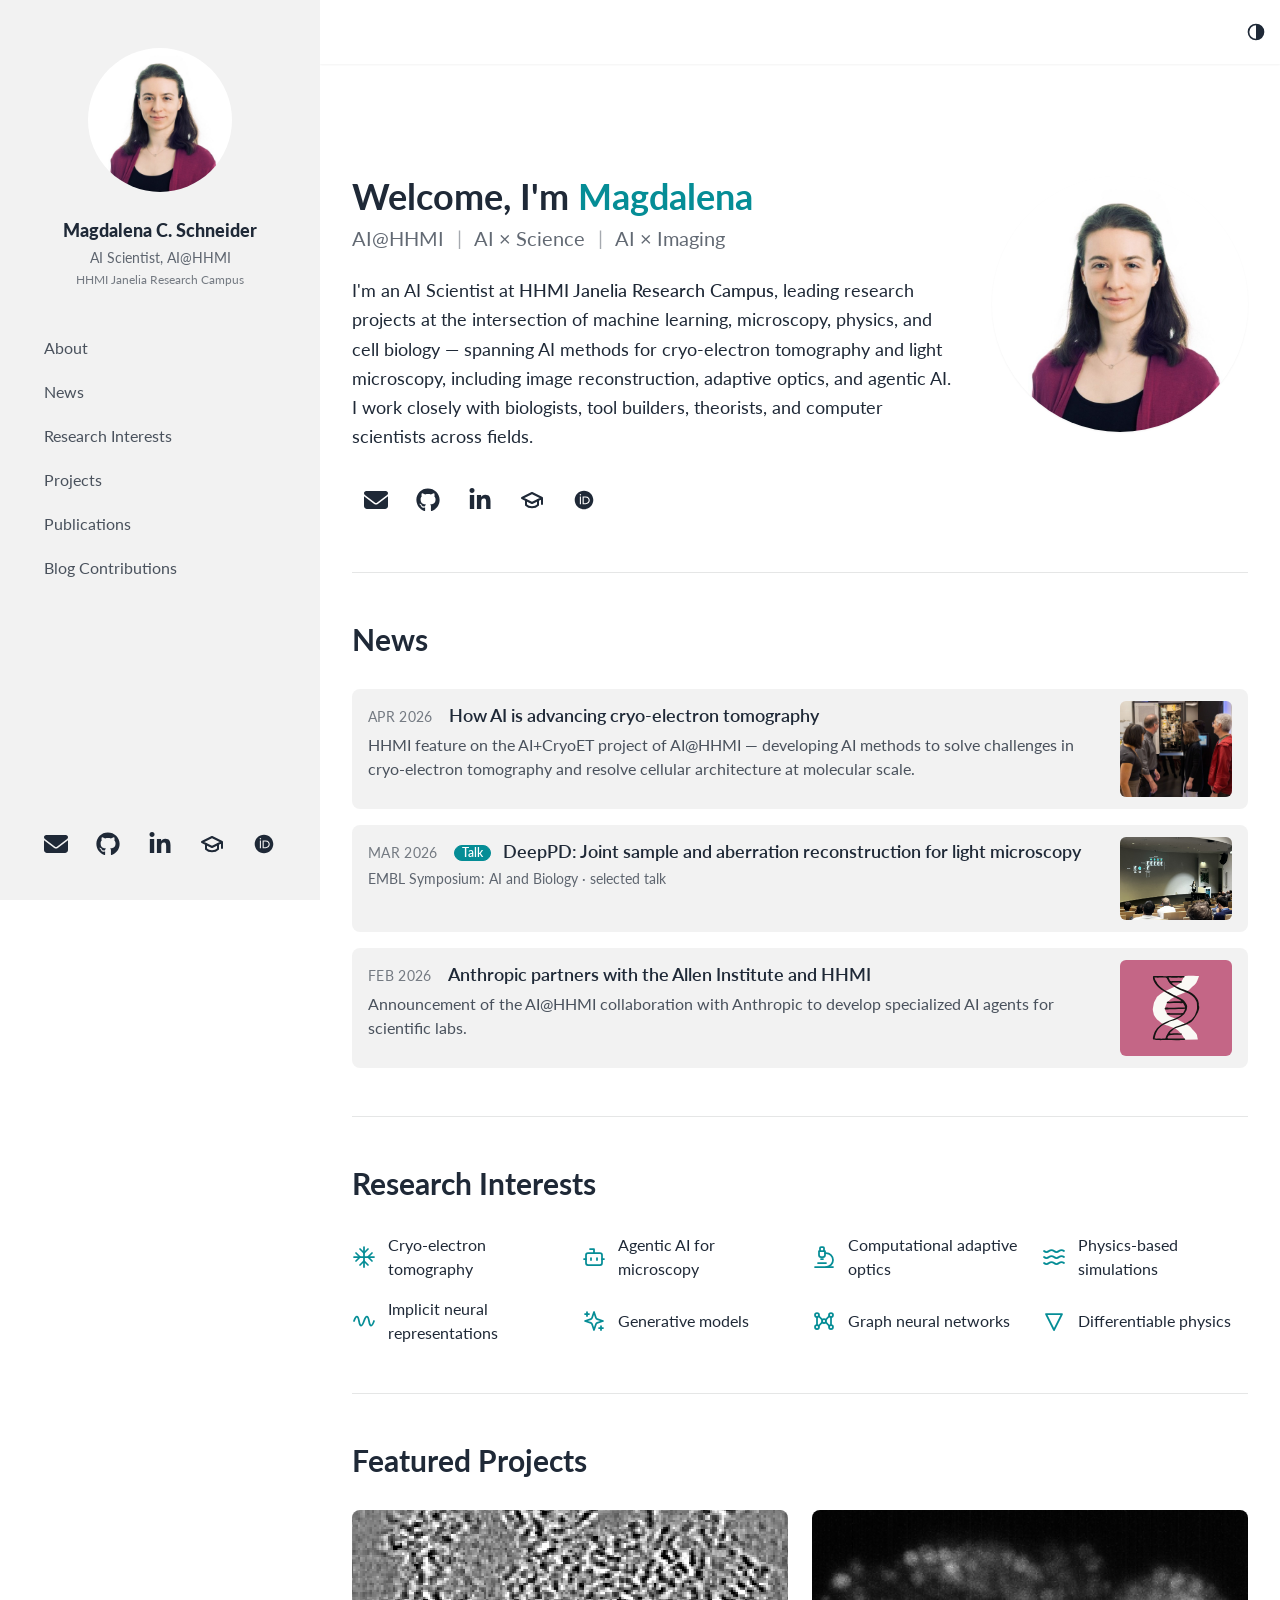
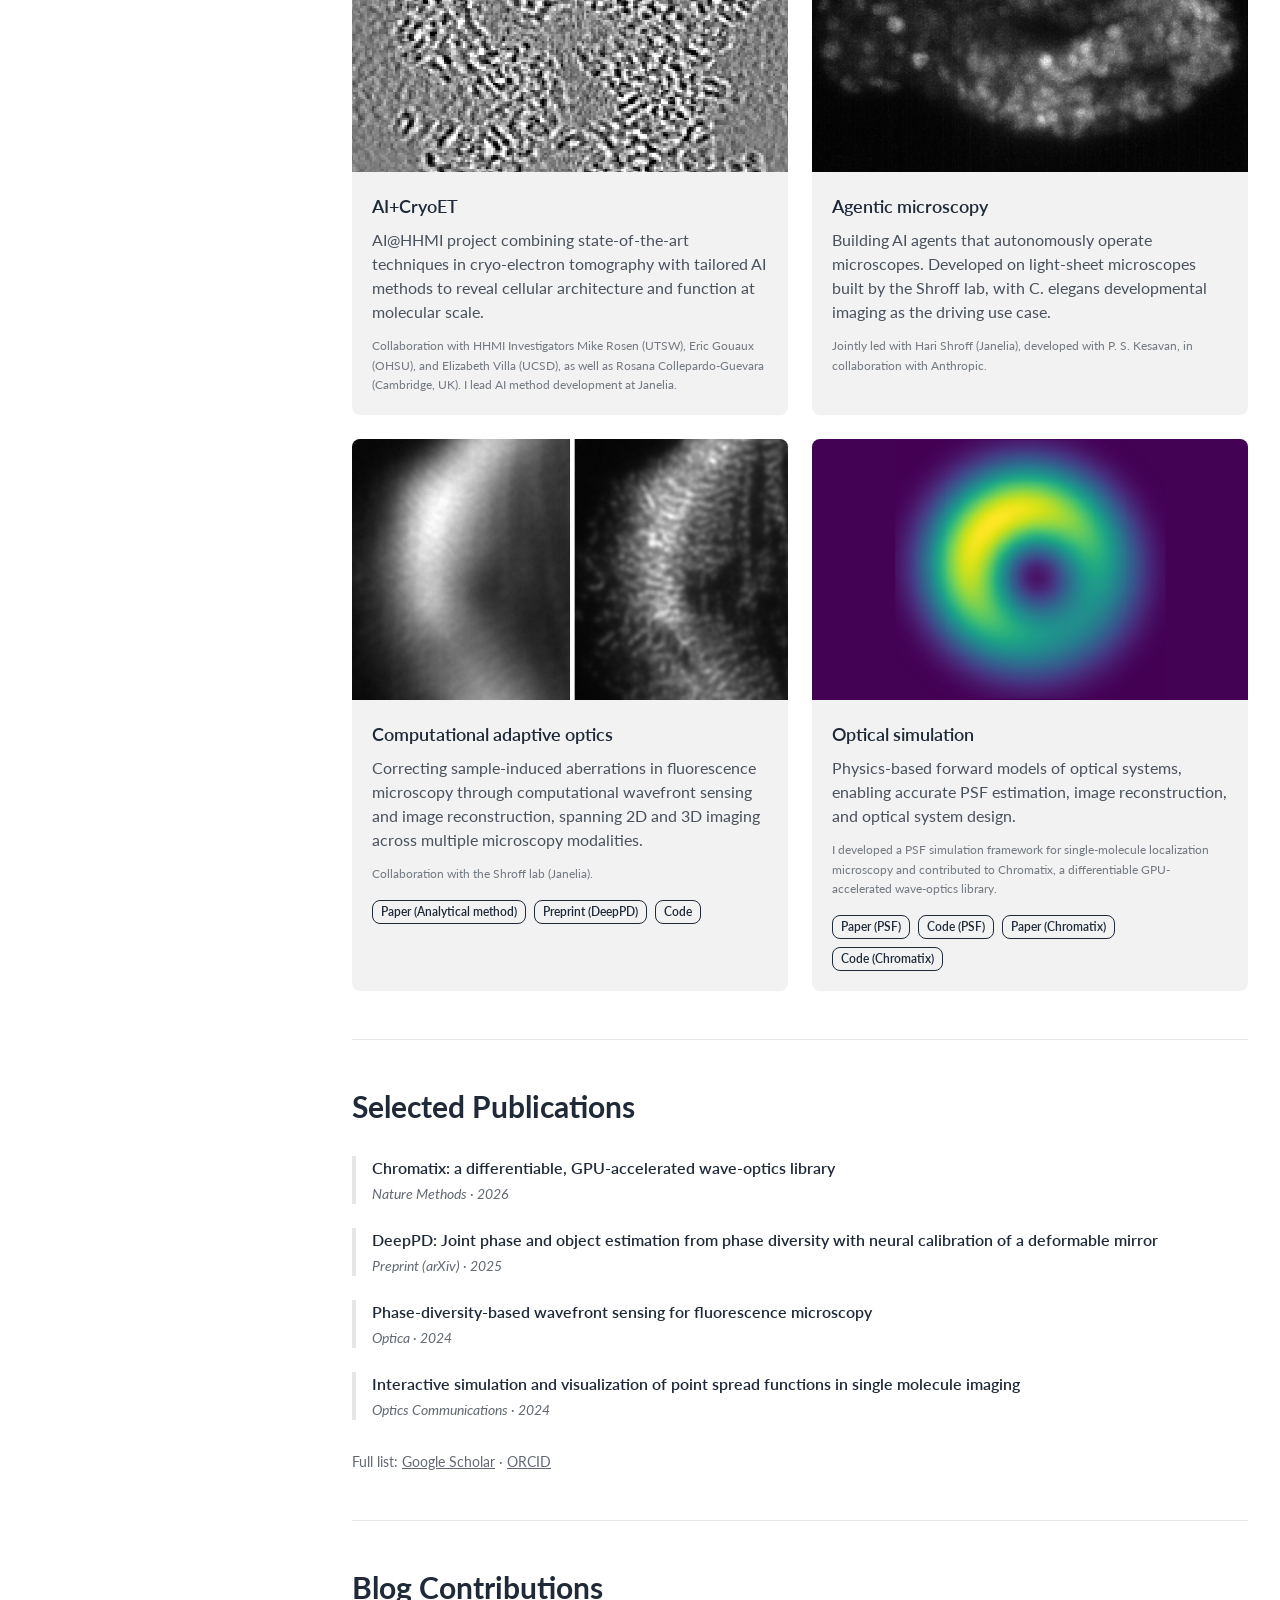
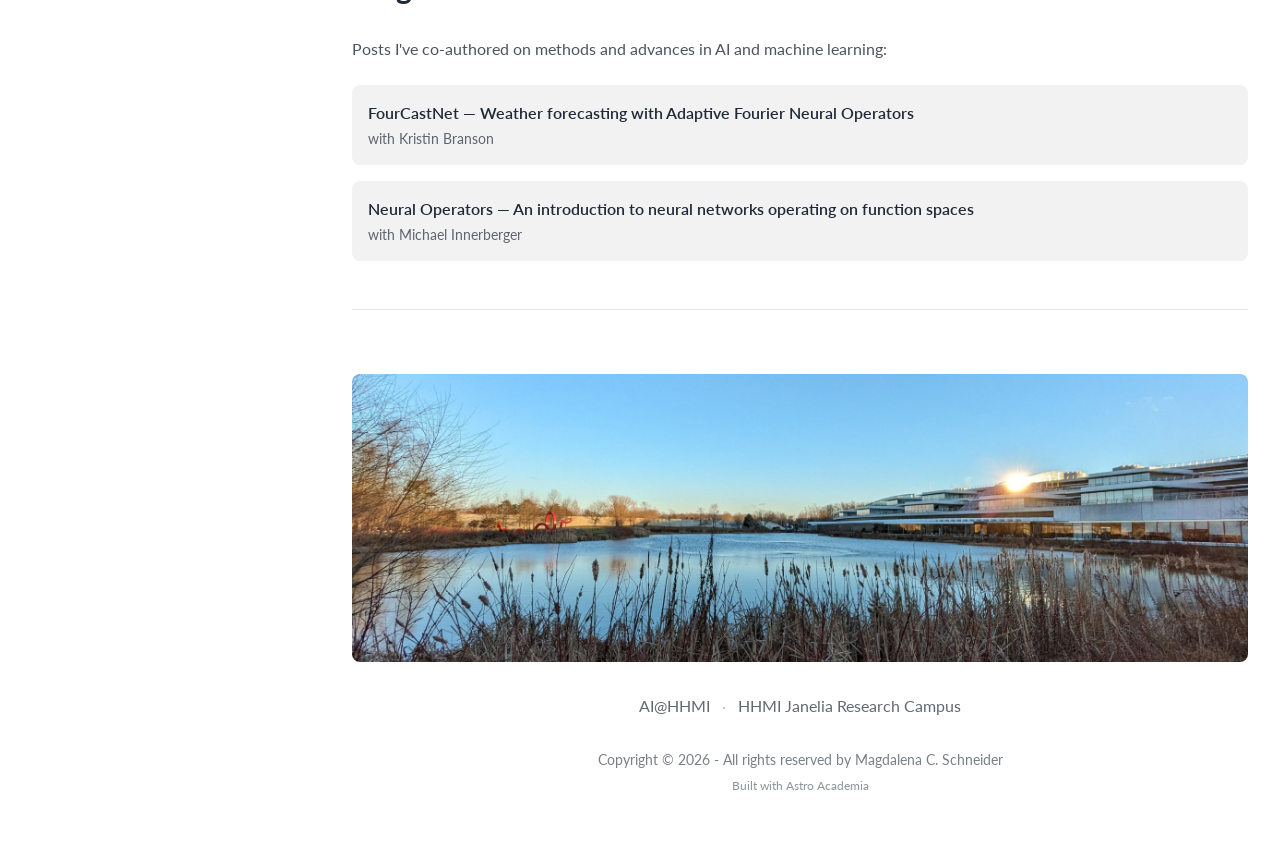
<file: index.html>
<!DOCTYPE html><html lang="en" data-astro-cid-sckkx6r4> <head><meta name="astro-view-transitions-enabled" content="true"><meta name="astro-view-transitions-fallback" content="animate"><script type="module" src="/_astro/ClientRouter.astro_astro_type_script_index_0_lang.CDGfc0hd.js"></script><meta charset="utf-8"><meta name="viewport" content="width=device-width,initial-scale=1"><link rel="icon" type="image/svg+xml" href="/favicon.svg"><!-- Fonts --><link rel="preconnect" href="https://fonts.googleapis.com"><link rel="preconnect" href="https://fonts.gstatic.com" crossorigin><link rel="stylesheet" href="https://fonts.googleapis.com/css2?family=Lato:ital,wght@0,400;0,700;1,400;1,700&family=Source+Code+Pro:wght@400;600&display=swap"><meta name="generator" content="Astro v5.18.1"><!-- Sitemap --><link rel="sitemap" href="/sitemap-index.xml"><!-- Canonical URL --><link rel="canonical" href="https://schneidermc.github.io/"><!-- Primary Meta Tags --><title>Magdalena C. Schneider</title><meta name="title" content="Magdalena C. Schneider"><meta name="description" content="AI Scientist at AI@HHMI, HHMI Janelia Research Campus. Research at the intersection of machine learning, microscopy, and cell and tissue biology."><!-- Open Graph / Facebook --><meta property="og:type" content="website"><meta property="og:url" content="https://schneidermc.github.io/"><meta property="og:title" content="Magdalena C. Schneider"><meta property="og:description" content="AI Scientist at AI@HHMI, HHMI Janelia Research Campus. Research at the intersection of machine learning, microscopy, and cell and tissue biology."><meta property="og:image" content="https://schneidermc.github.io/images/portrait_ms_800.png"><!-- Twitter --><meta property="twitter:card" content="summary_large_image"><meta property="twitter:url" content="https://schneidermc.github.io/"><meta property="twitter:title" content="Magdalena C. Schneider"><meta property="twitter:description" content="AI Scientist at AI@HHMI, HHMI Janelia Research Campus. Research at the intersection of machine learning, microscopy, and cell and tissue biology."><meta property="twitter:image" content="https://schneidermc.github.io/images/portrait_ms_800.png"><!-- Theme selector scripts --><script>
  // Get stored theme or default to light
  const getStoredTheme = () => {
    return localStorage.getItem('theme') || 'light';
  }

  // Apply theme immediately to prevent flash
  const theme = getStoredTheme();
  document.documentElement.setAttribute('data-theme', theme);

  // Re-apply theme after navigation
  document.addEventListener('astro:after-swap', () => {
    const currentTheme = getStoredTheme();
    document.documentElement.setAttribute('data-theme', currentTheme);
  });
</script><script type="module">var l={exports:{}},u;function g(){return u||(u=1,(function(s,f){function r(){var o=document.querySelector("[data-toggle-theme]"),e=o?o.getAttribute("data-key"):null;(function(t=localStorage.getItem(e||"theme")){localStorage.getItem(e||"theme")&&(document.documentElement.setAttribute("data-theme",t),o&&[...document.querySelectorAll("[data-toggle-theme]")].forEach(a=>{a.classList.add(o.getAttribute("data-act-class"))}))})(),o&&[...document.querySelectorAll("[data-toggle-theme]")].forEach(t=>{t.addEventListener("click",function(){var a=t.getAttribute("data-toggle-theme");if(a){var c=a.split(",");document.documentElement.getAttribute("data-theme")==c[0]?c.length==1?(document.documentElement.removeAttribute("data-theme"),localStorage.removeItem(e||"theme")):(document.documentElement.setAttribute("data-theme",c[1]),localStorage.setItem(e||"theme",c[1])):(document.documentElement.setAttribute("data-theme",c[0]),localStorage.setItem(e||"theme",c[0]))}[...document.querySelectorAll("[data-toggle-theme]")].forEach(h=>{h.classList.toggle(this.getAttribute("data-act-class"))})})})}function m(){var o=document.querySelector("[data-set-theme='']"),e=o?o.getAttribute("data-key"):null;(function(t=localStorage.getItem(e||"theme")){if(t!=null&&t!="")if(localStorage.getItem(e||"theme")&&localStorage.getItem(e||"theme")!=""){document.documentElement.setAttribute("data-theme",t);var a=document.querySelector("[data-set-theme='"+t.toString()+"']");a&&([...document.querySelectorAll("[data-set-theme]")].forEach(c=>{c.classList.remove(c.getAttribute("data-act-class"))}),a.getAttribute("data-act-class")&&a.classList.add(a.getAttribute("data-act-class")))}else{var a=document.querySelector("[data-set-theme='']");a.getAttribute("data-act-class")&&a.classList.add(a.getAttribute("data-act-class"))}})(),[...document.querySelectorAll("[data-set-theme]")].forEach(t=>{t.addEventListener("click",function(){document.documentElement.setAttribute("data-theme",this.getAttribute("data-set-theme")),localStorage.setItem(e||"theme",document.documentElement.getAttribute("data-theme")),[...document.querySelectorAll("[data-set-theme]")].forEach(a=>{a.classList.remove(a.getAttribute("data-act-class"))}),t.getAttribute("data-act-class")&&t.classList.add(t.getAttribute("data-act-class"))})})}function n(){var o=document.querySelector("select[data-choose-theme]"),e=o?o.getAttribute("data-key"):null;(function(t=localStorage.getItem(e||"theme")){if(localStorage.getItem(e||"theme")){document.documentElement.setAttribute("data-theme",t);var a=document.querySelector("select[data-choose-theme] [value='"+t.toString()+"']");a&&[...document.querySelectorAll("select[data-choose-theme] [value='"+t.toString()+"']")].forEach(c=>{c.selected=!0})}})(),o&&[...document.querySelectorAll("select[data-choose-theme]")].forEach(t=>{t.addEventListener("change",function(){document.documentElement.setAttribute("data-theme",this.value),localStorage.setItem(e||"theme",document.documentElement.getAttribute("data-theme")),[...document.querySelectorAll("select[data-choose-theme] [value='"+localStorage.getItem(e||"theme")+"']")].forEach(a=>{a.selected=!0})})})}function i(o=!0){o===!0?document.addEventListener("DOMContentLoaded",function(e){r(),n(),m()}):(r(),n(),m())}s.exports={themeChange:i}})(l)),l.exports}var d=g();d.themeChange();document.addEventListener("astro:after-swap",()=>{d.themeChange(!1)});</script><link rel="stylesheet" href="/_astro/index.gD2rH-4x.css"></head> <body data-astro-cid-sckkx6r4> <div class="bg-base-100 drawer lg:drawer-open " data-astro-cid-sckkx6r4> <input id="my-drawer" type="checkbox" class="drawer-toggle" data-astro-cid-sckkx6r4> <!-- Drawer content --> <div class="drawer-content bg-base-100" data-astro-cid-sckkx6r4> <div class="bg-base-100 z-50 text-base-content shadow-sm" data-astro-cid-sckkx6r4> <nav class="navbar" data-astro-cid-sckkx6r4> <div class="navbar-start" data-astro-cid-sckkx6r4>  <label for="my-drawer" class="btn btn-square btn-ghost lg:hidden" data-astro-cid-sckkx6r4> <!--
Pass any SVG icon as children (recommended width/height : w-6 h-6 or size-6)
By default, it's using your primary color for styling
--><div class="w-12 h-12 inline-flex items-center justify-center rounded-xl bg-base-content/10 text-base-content/70">  <svg xmlns="http://www.w3.org/2000/svg" fill="none" viewBox="0 0 24 24" stroke-width="1.5" class="size-6 stroke-current" data-astro-cid-sckkx6r4> <path stroke-linecap="round" stroke-linejoin="round" d="M3.75 6.75h16.5M3.75 12h16.5m-16.5 5.25h16.5" data-astro-cid-sckkx6r4></path> </svg>  </div> </label> </div> <div class="navbar-center lg:hidden text-lg font-black" data-astro-cid-sckkx6r4> Magdalena C. Schneider </div> <div class="navbar-end" data-astro-cid-sckkx6r4> <label class="swap swap-rotate btn btn-ghost btn-circle btn-sm" data-astro-transition-persist="astro-ucnox4ks-1"> <input type="checkbox" class="theme-controller" value="dark" data-choose-theme> <svg class="swap-off h-5 w-5" xmlns="http://www.w3.org/2000/svg" viewBox="0 0 24 24" fill="none" stroke="currentColor" stroke-width="2" stroke-linecap="round" stroke-linejoin="round"> <circle cx="12" cy="12" r="9"></circle> <path d="M12 3a9 9 0 0 1 0 18Z" fill="currentColor" stroke="none"></path> </svg> <svg class="swap-on h-5 w-5" xmlns="http://www.w3.org/2000/svg" viewBox="0 0 24 24" fill="none" stroke="currentColor" stroke-width="2" stroke-linecap="round" stroke-linejoin="round"> <circle cx="12" cy="12" r="9"></circle> <path d="M12 3a9 9 0 0 1 0 18Z" fill="currentColor" stroke="none"></path> </svg> </label> </div> </nav> </div> <main class="p-8 pt-10 lg:pt-16 lg:max-w-5xl max-w-full mx-auto min-h-screen flex flex-col justify-between" data-astro-cid-sckkx6r4> <!-- Page content --> <section id="about" class="py-12 border-b border-base-300">   <div class="flex flex-col lg:flex-row items-start gap-10"> <div class="flex-1"> <h1 class="text-4xl font-bold mb-2">
Welcome, I'm <span class="text-brand">Magdalena</span> </h1> <p class="text-xl text-base-content/70 mb-6">
AI@HHMI
<span class="mx-2 text-base-content/40">|</span>
AI × Science
<span class="mx-2 text-base-content/40">|</span>
AI × Imaging
</p> <p class="text-lg leading-relaxed mb-6">
I'm an AI Scientist at  <a href="https://janelia.org" class="text-base-content hover:underline font-medium">HHMI Janelia Research Campus</a>,
				leading research projects at the intersection of machine learning, microscopy, physics, and cell biology — spanning AI methods for cryo-electron tomography and light microscopy, including image reconstruction, adaptive optics, and agentic AI. I work closely with biologists, tool builders, theorists, and computer scientists across fields.
</p> <div class="max-w-md"> <div class="flex flex-wrap items-center gap-1"> <!-- Email (mailto assembled client-side to deter scrapers) --> <a href="#" data-ed="schneiderm2" data-eh="hhmi.org" class="email-link size-12 inline-flex items-center justify-center rounded-xl hover:bg-primary/20 transition-all duration-300" aria-label="Email"> <svg viewBox="0 0 512 512" class="size-6" fill="currentColor"><!--!Font Awesome Free 6.7.2 by @fontawesome - https://fontawesome.com License - https://fontawesome.com/license/free Copyright 2025 Fonticons, Inc.--><path d="M48 64C21.5 64 0 85.5 0 112c0 15.1 7.1 29.3 19.2 38.4L236.8 313.6c11.4 8.5 27 8.5 38.4 0L492.8 150.4c12.1-9.1 19.2-23.3 19.2-38.4c0-26.5-21.5-48-48-48L48 64zM0 176L0 384c0 35.3 28.7 64 64 64l384 0c35.3 0 64-28.7 64-64l0-208L294.4 339.2c-22.8 17.1-54 17.1-76.8 0L0 176z" /></svg> </a> <!-- GitHub --> <a href="https://github.com/schneidermc" target="_blank" class="size-12 inline-flex items-center justify-center rounded-xl hover:bg-primary/20 transition-all duration-300"> <svg viewBox="0 0 496 512" class="size-6" fill="currentColor"><!--!Font Awesome Free 6.7.2 by @fontawesome - https://fontawesome.com License - https://fontawesome.com/license/free Copyright 2025 Fonticons, Inc.--><path d="M165.9 397.4c0 2-2.3 3.6-5.2 3.6-3.3 .3-5.6-1.3-5.6-3.6 0-2 2.3-3.6 5.2-3.6 3-.3 5.6 1.3 5.6 3.6zm-31.1-4.5c-.7 2 1.3 4.3 4.3 4.9 2.6 1 5.6 0 6.2-2s-1.3-4.3-4.3-5.2c-2.6-.7-5.5 .3-6.2 2.3zm44.2-1.7c-2.9 .7-4.9 2.6-4.6 4.9 .3 2 2.9 3.3 5.9 2.6 2.9-.7 4.9-2.6 4.6-4.6-.3-1.9-3-3.2-5.9-2.9zM244.8 8C106.1 8 0 113.3 0 252c0 110.9 69.8 205.8 169.5 239.2 12.8 2.3 17.3-5.6 17.3-12.1 0-6.2-.3-40.4-.3-61.4 0 0-70 15-84.7-29.8 0 0-11.4-29.1-27.8-36.6 0 0-22.9-15.7 1.6-15.4 0 0 24.9 2 38.6 25.8 21.9 38.6 58.6 27.5 72.9 20.9 2.3-16 8.8-27.1 16-33.7-55.9-6.2-112.3-14.3-112.3-110.5 0-27.5 7.6-41.3 23.6-58.9-2.6-6.5-11.1-33.3 2.6-67.9 20.9-6.5 69 27 69 27 20-5.6 41.5-8.5 62.8-8.5s42.8 2.9 62.8 8.5c0 0 48.1-33.6 69-27 13.7 34.7 5.2 61.4 2.6 67.9 16 17.7 25.8 31.5 25.8 58.9 0 96.5-58.9 104.2-114.8 110.5 9.2 7.9 17 22.9 17 46.4 0 33.7-.3 75.4-.3 83.6 0 6.5 4.6 14.4 17.3 12.1C428.2 457.8 496 362.9 496 252 496 113.3 383.5 8 244.8 8zM97.2 352.9c-1.3 1-1 3.3 .7 5.2 1.6 1.6 3.9 2.3 5.2 1 1.3-1 1-3.3-.7-5.2-1.6-1.6-3.9-2.3-5.2-1zm-10.8-8.1c-.7 1.3 .3 2.9 2.3 3.9 1.6 1 3.6 .7 4.3-.7 .7-1.3-.3-2.9-2.3-3.9-2-.6-3.6-.3-4.3 .7zm32.4 35.6c-1.6 1.3-1 4.3 1.3 6.2 2.3 2.3 5.2 2.6 6.5 1 1.3-1.3 .7-4.3-1.3-6.2-2.2-2.3-5.2-2.6-6.5-1zm-11.4-14.7c-1.6 1-1.6 3.6 0 5.9 1.6 2.3 4.3 3.3 5.6 2.3 1.6-1.3 1.6-3.9 0-6.2-1.4-2.3-4-3.3-5.6-2z" /></svg> </a> <!-- LinkedIn --> <a href="https://www.linkedin.com/in/magdalena-c-schneider/" target="_blank" class="size-12 inline-flex items-center justify-center rounded-xl hover:bg-primary/20 transition-all duration-300"> <svg viewBox="0 0 448 512" class="size-6" fill="currentColor"><!--!Font Awesome Free 6.7.2 by @fontawesome - https://fontawesome.com License - https://fontawesome.com/license/free Copyright 2025 Fonticons, Inc.--><path d="M100.3 448H7.4V148.9h92.9zM53.8 108.1C24.1 108.1 0 83.5 0 53.8a53.8 53.8 0 0 1 107.6 0c0 29.7-24.1 54.3-53.8 54.3zM447.9 448h-92.7V302.4c0-34.7-.7-79.2-48.3-79.2-48.3 0-55.7 37.7-55.7 76.7V448h-92.8V148.9h89.1v40.8h1.3c12.4-23.5 42.7-48.3 87.9-48.3 94 0 111.3 61.9 111.3 142.3V448z" /></svg> </a> <!-- Google Scholar --> <a href="https://scholar.google.com/citations?hl=en&user=q7RH08IAAAAJ" target="_blank" class="size-12 inline-flex items-center justify-center rounded-xl hover:bg-primary/20 transition-all duration-300"> <svg viewBox="0 0 24 24" fill="none" stroke="currentColor" stroke-width="2" stroke-linecap="round" stroke-linejoin="round" class="size-6">
  <path d="M22 10v6M2 10l10-5 10 5-10 5z" />
  <path d="M6 12v5c3 3 9 3 12 0v-5" />
</svg> </a> <!-- ORCID --> <a href="https://orcid.org/0000-0002-3771-8353" target="_blank" class="size-12 inline-flex items-center justify-center rounded-xl hover:bg-primary/20 transition-all duration-300"> <svg viewBox="0 0 640 640" class="size-6" fill="currentColor"><!--!Font Awesome Free v7.0.0 by @fontawesome - https://fontawesome.com License - https://fontawesome.com/license/free Copyright 2025 Fonticons, Inc.--><path d="M358.7 252.2L312.8 252.2L312.8 406L360.3 406C427.9 406 443.4 354.7 443.4 329.1C443.4 287.5 416.9 252.2 358.7 252.2zM320 72C183 72 72 183 72 320C72 457 183 568 320 568C457 568 568 457 568 320C568 183 457 72 320 72zM239.2 432.8L209.4 432.8L209.4 225.3L239.2 225.3L239.2 432.8zM224.3 162.5C235.1 162.5 243.9 171.3 243.9 182.1C243.9 192.9 235.1 201.7 224.3 201.7C213.5 201.7 204.7 192.9 204.7 182.1C204.7 171.3 213.5 162.5 224.3 162.5zM364 433L283 433L283 225.3L363.6 225.3C440.3 225.3 474 280.1 474 329.2C474 382.5 432.3 433.1 364 433.1z" /></svg> </a> </div> <script type="module">function a(){document.querySelectorAll("a.email-link").forEach(e=>{const t=e.dataset.ed,s=e.dataset.eh;t&&s&&e.setAttribute("href",`mailto:${t}@${s}`)})}a();document.addEventListener("astro:after-swap",a);</script> </div> </div> <div class="shrink-0"> <img src="/images/portrait_ms_800.png" alt="Portrait of Magdalena C. Schneider" class="rounded-full size-56 lg:size-64 object-cover shadow-sm" width="512" height="512"> </div> </div>  </section><section id="news" class="py-12 border-b border-base-300"> <h2 class="text-3xl font-bold mb-8">News</h2> <ul class="space-y-4"> <li class="px-4 py-3 rounded-lg bg-base-200"> <div class="flex flex-col sm:flex-row sm:gap-5"> <div class="flex-1"> <div class="flex flex-col sm:flex-row sm:items-baseline sm:gap-4"> <time class="text-sm uppercase tracking-wide text-base-content/60 whitespace-nowrap"> Apr 2026 </time> <h3 class="text-lg font-semibold">  <a href="https://www.hhmi.org/news/how-ai-is-advancing-cryo-electron-tomography" class="link link-hover" target="_blank" rel="noopener"> How AI is advancing cryo-electron tomography </a> </h3> </div>  <p class="mt-1 text-base-content/80">HHMI feature on the AI+CryoET project of AI@HHMI — developing AI methods to solve challenges in cryo-electron tomography and resolve cellular architecture at molecular scale.</p>  </div> <div class="shrink-0 w-full sm:w-28 aspect-[4/3] sm:aspect-auto sm:self-stretch sm:max-h-24 rounded-md mt-3 sm:mt-0 order-first sm:order-last overflow-hidden flex items-center justify-center"> <img src="/images/news/ai-cryoet.jpg" alt="" loading="lazy" class="w-full h-full object-cover"> </div> </div> </li><li class="px-4 py-3 rounded-lg bg-base-200"> <div class="flex flex-col sm:flex-row sm:gap-5"> <div class="flex-1"> <div class="flex flex-col sm:flex-row sm:items-baseline sm:gap-4"> <time class="text-sm uppercase tracking-wide text-base-content/60 whitespace-nowrap"> Mar 2026 </time> <h3 class="text-lg font-semibold"> <span class="badge badge-sm bg-brand text-white border-brand mr-2 align-middle">Talk</span> <a href="https://www.embl.org/about/info/course-and-conference-office/events/ees26-02/#vf-tabs__section-programme" class="link link-hover" target="_blank" rel="noopener"> DeepPD: Joint sample and aberration reconstruction for light microscopy </a> </h3> </div> <p class="text-sm text-base-content/70 mt-1"> EMBL Symposium: AI and Biology · selected talk </p>   </div> <div class="shrink-0 w-full sm:w-28 aspect-[4/3] sm:aspect-auto sm:self-stretch sm:max-h-24 rounded-md mt-3 sm:mt-0 order-first sm:order-last overflow-hidden flex items-center justify-center"> <img src="/images/embl-talk-2026-03.jpeg" alt="" loading="lazy" class="w-full h-full object-cover"> </div> </div> </li><li class="px-4 py-3 rounded-lg bg-base-200"> <div class="flex flex-col sm:flex-row sm:gap-5"> <div class="flex-1"> <div class="flex flex-col sm:flex-row sm:items-baseline sm:gap-4"> <time class="text-sm uppercase tracking-wide text-base-content/60 whitespace-nowrap"> Feb 2026 </time> <h3 class="text-lg font-semibold">  <a href="https://www.anthropic.com/news/anthropic-partners-with-allen-institute-and-howard-hughes-medical-institute" class="link link-hover" target="_blank" rel="noopener"> Anthropic partners with the Allen Institute and HHMI </a> </h3> </div>  <p class="mt-1 text-base-content/80">Announcement of the AI@HHMI collaboration with Anthropic to develop specialized AI agents for scientific labs.</p>  </div> <div class="shrink-0 w-full sm:w-28 aspect-[4/3] sm:aspect-auto sm:self-stretch sm:max-h-24 rounded-md mt-3 sm:mt-0 order-first sm:order-last overflow-hidden flex items-center justify-center" style="background-color: #c46686"> <img src="/images/news/anthropic-janelia.svg" alt="" loading="lazy" class="w-full h-full object-contain p-2"> </div> </div> </li> </ul> </section><section id="research-interests" class="py-12 border-b border-base-300"> <h2 class="text-3xl font-bold mb-8">Research Interests</h2>  <ul class="grid grid-cols-1 sm:grid-cols-2 lg:grid-cols-4 gap-x-6 gap-y-4"> <li class="flex items-center gap-3"> <svg xmlns="http://www.w3.org/2000/svg" viewBox="0 0 24 24" fill="none" stroke="currentColor" stroke-width="1.75" stroke-linecap="round" stroke-linejoin="round" class="size-6 shrink-0 text-brand" aria-hidden="true"><path d="M2 12h20"/><path d="M12 2v20"/><path d="m20 16-4-4 4-4"/><path d="m4 8 4 4-4 4"/><path d="m16 4-4 4-4-4"/><path d="m8 20 4-4 4 4"/></svg> <span class="text-base-content">Cryo-electron tomography</span> </li><li class="flex items-center gap-3"> <svg xmlns="http://www.w3.org/2000/svg" viewBox="0 0 24 24" fill="none" stroke="currentColor" stroke-width="1.75" stroke-linecap="round" stroke-linejoin="round" class="size-6 shrink-0 text-brand" aria-hidden="true"><path d="M12 8V4H8"/><rect width="16" height="12" x="4" y="8" rx="2"/><path d="M2 14h2M20 14h2M15 13v2M9 13v2"/></svg> <span class="text-base-content">Agentic AI for microscopy</span> </li><li class="flex items-center gap-3"> <svg xmlns="http://www.w3.org/2000/svg" viewBox="0 0 24 24" fill="none" stroke="currentColor" stroke-width="1.75" stroke-linecap="round" stroke-linejoin="round" class="size-6 shrink-0 text-brand" aria-hidden="true"><path d="M6 18h8"/><path d="M3 22h18"/><path d="M14 22a7 7 0 1 0 0-14h-1"/><path d="M9 14h2"/><path d="M9 12a2 2 0 0 1-2-2V6h6v4a2 2 0 0 1-2 2Z"/><path d="M12 6V3a1 1 0 0 0-1-1H9a1 1 0 0 0-1 1v3"/></svg> <span class="text-base-content">Computational adaptive optics</span> </li><li class="flex items-center gap-3"> <svg xmlns="http://www.w3.org/2000/svg" viewBox="0 0 24 24" fill="none" stroke="currentColor" stroke-width="1.75" stroke-linecap="round" stroke-linejoin="round" class="size-6 shrink-0 text-brand" aria-hidden="true"><path d="M2 6c.6.5 1.2 1 2.5 1C7 7 7 5 9.5 5c2.6 0 2.4 2 5 2 2.5 0 2.5-2 5-2 1.3 0 1.9.5 2.5 1"/><path d="M2 12c.6.5 1.2 1 2.5 1 2.5 0 2.5-2 5-2 2.6 0 2.4 2 5 2 2.5 0 2.5-2 5-2 1.3 0 1.9.5 2.5 1"/><path d="M2 18c.6.5 1.2 1 2.5 1 2.5 0 2.5-2 5-2 2.6 0 2.4 2 5 2 2.5 0 2.5-2 5-2 1.3 0 1.9.5 2.5 1"/></svg> <span class="text-base-content">Physics-based simulations</span> </li><li class="flex items-center gap-3"> <svg xmlns="http://www.w3.org/2000/svg" viewBox="0 0 24 24" fill="none" stroke="currentColor" stroke-width="1.75" stroke-linecap="round" stroke-linejoin="round" class="size-6 shrink-0 text-brand" aria-hidden="true"><path d="M2 12c2-6 4-6 5 0s3 6 5 0 4-6 5 0 3 6 5 0"/></svg> <span class="text-base-content">Implicit neural representations</span> </li><li class="flex items-center gap-3"> <svg xmlns="http://www.w3.org/2000/svg" viewBox="0 0 24 24" fill="none" stroke="currentColor" stroke-width="1.75" stroke-linecap="round" stroke-linejoin="round" class="size-6 shrink-0 text-brand" aria-hidden="true"><path d="m12 3-1.912 5.813a2 2 0 0 1-1.275 1.275L3 12l5.813 1.912a2 2 0 0 1 1.275 1.275L12 21l1.912-5.813a2 2 0 0 1 1.275-1.275L21 12l-5.813-1.912a2 2 0 0 1-1.275-1.275z"/><path d="M5 3v4M3 5h4M19 17v4M17 19h4"/></svg> <span class="text-base-content">Generative models</span> </li><li class="flex items-center gap-3"> <svg xmlns="http://www.w3.org/2000/svg" viewBox="0 0 24 24" fill="none" stroke="currentColor" stroke-width="1.75" stroke-linecap="round" stroke-linejoin="round" class="size-6 shrink-0 text-brand" aria-hidden="true"><circle cx="5" cy="6" r="2"/><circle cx="5" cy="18" r="2"/><circle cx="12" cy="12" r="2"/><circle cx="19" cy="6" r="2"/><circle cx="19" cy="18" r="2"/><path d="M6.7 7 10.3 10.9"/><path d="M6.7 17 10.3 13.1"/><path d="M17.3 7 13.7 10.9"/><path d="M17.3 17 13.7 13.1"/><path d="M5 8 V16"/><path d="M19 8 V16"/></svg> <span class="text-base-content">Graph neural networks</span> </li><li class="flex items-center gap-3"> <svg xmlns="http://www.w3.org/2000/svg" viewBox="0 0 24 24" fill="none" stroke="currentColor" stroke-width="1.75" stroke-linecap="round" stroke-linejoin="round" class="size-6 shrink-0 text-brand" aria-hidden="true"><path d="M4 5 L20 5 L12 21 Z"/></svg> <span class="text-base-content">Differentiable physics</span> </li> </ul>  </section><section id="projects" class="py-12 border-b border-base-300"> <h2 class="text-3xl font-bold mb-8">Featured Projects</h2>  <div class="grid grid-cols-1 md:grid-cols-2 gap-6"> <article class="flex flex-col rounded-lg bg-base-200 overflow-hidden"> <img src="/images/cryoet-sim.png" alt="AI+CryoET thumbnail" class="w-full aspect-[5/3] object-cover" loading="lazy"> <div class="p-5 flex-1 flex flex-col"> <h3 class="text-lg font-semibold mb-2">AI+CryoET</h3> <p class="text-base-content/80">AI@HHMI project combining state-of-the-art techniques in cryo-electron tomography with tailored AI methods to reveal cellular architecture and function at molecular scale.</p> <p class="text-xs text-base-content/60 mt-3 leading-relaxed">Collaboration with HHMI Investigators Mike Rosen (UTSW), Eric Gouaux (OHSU), and Elizabeth Villa (UCSD), as well as Rosana Collepardo-Guevara (Cambridge, UK). I lead AI method development at Janelia.</p>  </div> </article><article class="flex flex-col rounded-lg bg-base-200 overflow-hidden"> <img src="/images/celegans-pretzel.png" alt="Agentic microscopy thumbnail" class="w-full aspect-[5/3] object-cover" loading="lazy"> <div class="p-5 flex-1 flex flex-col"> <h3 class="text-lg font-semibold mb-2">Agentic microscopy</h3> <p class="text-base-content/80">Building AI agents that autonomously operate microscopes. Developed on light-sheet microscopes built by the Shroff lab, with C. elegans developmental imaging as the driving use case.</p> <p class="text-xs text-base-content/60 mt-3 leading-relaxed">Jointly led with Hari Shroff (Janelia), developed with P. S. Kesavan, in collaboration with Anthropic.</p>  </div> </article><article class="flex flex-col rounded-lg bg-base-200 overflow-hidden"> <img src="/images/phase-diversity.png" alt="Computational adaptive optics thumbnail" class="w-full aspect-[5/3] object-cover" loading="lazy"> <div class="p-5 flex-1 flex flex-col"> <h3 class="text-lg font-semibold mb-2">Computational adaptive optics</h3> <p class="text-base-content/80">Correcting sample-induced aberrations in fluorescence microscopy through computational wavefront sensing and image reconstruction, spanning 2D and 3D imaging across multiple microscopy modalities.</p> <p class="text-xs text-base-content/60 mt-3 leading-relaxed">Collaboration with the Shroff lab (Janelia).</p> <div class="mt-4 flex flex-wrap gap-2"> <a href="https://doi.org/10.1364/OPTICA.518559" class="btn btn-xs btn-outline" target="_blank" rel="noopener"> Paper (Analytical method) </a><a href="https://arxiv.org/abs/2504.14157" class="btn btn-xs btn-outline" target="_blank" rel="noopener"> Preprint (DeepPD) </a><a href="https://ossi.janelia.org/projects/phase-diversity" class="btn btn-xs btn-outline" target="_blank" rel="noopener"> Code </a> </div> </div> </article><article class="flex flex-col rounded-lg bg-base-200 overflow-hidden"> <img src="/images/psf-project.png" alt="Optical simulation thumbnail" class="w-full aspect-[5/3] object-cover" loading="lazy"> <div class="p-5 flex-1 flex flex-col"> <h3 class="text-lg font-semibold mb-2">Optical simulation</h3> <p class="text-base-content/80">Physics-based forward models of optical systems, enabling accurate PSF estimation, image reconstruction, and optical system design.</p> <p class="text-xs text-base-content/60 mt-3 leading-relaxed">I developed a PSF simulation framework for single-molecule localization microscopy and contributed to Chromatix, a differentiable GPU-accelerated wave-optics library.</p> <div class="mt-4 flex flex-wrap gap-2"> <a href="https://doi.org/10.1016/j.optcom.2024.130463" class="btn btn-xs btn-outline" target="_blank" rel="noopener"> Paper (PSF) </a><a href="https://github.com/schneidermc/psf-simulation-app" class="btn btn-xs btn-outline" target="_blank" rel="noopener"> Code (PSF) </a><a href="https://www.nature.com/articles/s41592-026-03121-x" class="btn btn-xs btn-outline" target="_blank" rel="noopener"> Paper (Chromatix) </a><a href="https://github.com/chromatix-team/chromatix" class="btn btn-xs btn-outline" target="_blank" rel="noopener"> Code (Chromatix) </a> </div> </div> </article> </div>  </section><section id="publications" class="py-12 border-b border-base-300"> <h2 class="text-3xl font-bold mb-8">Selected Publications</h2> <ol class="space-y-6 list-none pl-0"> <li class="border-l-4 pl-4 border-base-300"> <h3 class="text-base font-semibold"> <a href="https://doi.org/10.1038/s41592-026-03121-x" class="link link-hover" target="_blank" rel="noopener"> Chromatix: a differentiable, GPU-accelerated wave-optics library </a> </h3> <p class="text-sm mt-1"></p> <p class="text-sm text-base-content/70 italic mt-1"> Nature Methods · 2026 </p>  </li><li class="border-l-4 pl-4 border-base-300"> <h3 class="text-base font-semibold"> <a href="https://doi.org/10.48550/arXiv.2504.14157" class="link link-hover" target="_blank" rel="noopener"> DeepPD: Joint phase and object estimation from phase diversity with neural calibration of a deformable mirror </a> </h3> <p class="text-sm mt-1"></p> <p class="text-sm text-base-content/70 italic mt-1"> Preprint (arXiv) · 2025 </p>  </li><li class="border-l-4 pl-4 border-base-300"> <h3 class="text-base font-semibold"> <a href="https://doi.org/10.1364/OPTICA.518559" class="link link-hover" target="_blank" rel="noopener"> Phase-diversity-based wavefront sensing for fluorescence microscopy </a> </h3> <p class="text-sm mt-1"></p> <p class="text-sm text-base-content/70 italic mt-1"> Optica · 2024 </p>  </li><li class="border-l-4 pl-4 border-base-300"> <h3 class="text-base font-semibold"> <a href="https://doi.org/10.1016/j.optcom.2024.130463" class="link link-hover" target="_blank" rel="noopener"> Interactive simulation and visualization of point spread functions in single molecule imaging </a> </h3> <p class="text-sm mt-1"></p> <p class="text-sm text-base-content/70 italic mt-1"> Optics Communications · 2024 </p>  </li> </ol><p class="mt-8 text-sm text-base-content/70">
Full list:  <a href="https://scholar.google.com/citations?hl=en&user=q7RH08IAAAAJ" class="link" target="_blank" rel="noopener">Google Scholar</a>  ·  <a href="https://orcid.org/0000-0002-3771-8353" class="link" target="_blank" rel="noopener">ORCID</a> </p>  </section><section id="blog-contributions" class="py-12 border-b border-base-300"> <h2 class="text-3xl font-bold mb-8">Blog Contributions</h2>  <p class="text-base-content/80 mb-6">
Posts I've co-authored on methods and advances in AI and machine learning:
</p> <ul class="space-y-4"> <li class="p-4 rounded-lg bg-base-200"> <a href="https://janelia-cvml.github.io/blog/posts/FourCastNet/" class="link link-hover font-semibold" target="_blank" rel="noopener"> FourCastNet — Weather forecasting with Adaptive Fourier Neural Operators </a> <p class="text-sm text-base-content/70 mt-1">with Kristin Branson</p> </li><li class="p-4 rounded-lg bg-base-200"> <a href="https://janelia-cvml.github.io/blog/posts/NeuralOperators/" class="link link-hover font-semibold" target="_blank" rel="noopener"> Neural Operators — An introduction to neural networks operating on function spaces </a> <p class="text-sm text-base-content/70 mt-1">with Michael Innerberger</p> </li> </ul>  </section><div class="mt-16"> <img src="/images/janelia.jpeg" alt="HHMI Janelia Research Campus" class="w-full h-56 md:h-72 object-cover rounded-lg" loading="lazy"> </div> <aside id="affiliations" class="mt-8 text-center text-base text-base-content/70"> <p> <a href="https://ai.hhmi.org" class="hover:underline">AI@HHMI</a> <span class="mx-2 text-base-content/30">·</span> <a href="https://janelia.org" class="hover:underline">HHMI Janelia Research Campus</a> </p> </aside> <footer class="footer footer-center bg-base-100 text-base-content px-4 pt-8 pb-8"> <aside> <p class="text-sm text-base-content/60">
Copyright © 2026 - All rights reserved by Magdalena C. Schneider </p> <p class="text-xs text-base-content/50">
Built with <a href="https://github.com/maiobarbero/astro_academia" class="link link-hover" target="_blank" rel="noopener">Astro Academia</a> </p> </aside> </footer> </main> </div> <!-- Drawer side --> <div class="drawer-side z-40" data-astro-cid-sckkx6r4> <label for="my-drawer" aria-label="close sidebar" class="drawer-overlay" data-astro-cid-sckkx6r4></label> <aside class="px-4 pt-4 h-screen w-[20rem] bg-base-200 text-base-content flex flex-col"> <div class="flex flex-col my-8 justify-between h-full"> <div> <div class="flex flex-col items-center text-center"> <img src="/images/portrait_ms_800.png" alt="Portrait of Magdalena C. Schneider" class="mask mask-circle size-36 object-cover" width="288" height="288"> <h1 class="text-lg font-black mt-6">Magdalena C. Schneider</h1> <p class="text-sm text-base-content/70 mt-1">AI Scientist, AI@HHMI</p> <p class="text-xs text-base-content/60 mt-1">HHMI Janelia Research Campus</p> </div> <div class="mx-4 mt-10"> <ul class="space-y-1"> <li> <a href="#about" class="block px-3 py-2 rounded-md text-base text-base-content/80 hover:bg-brand/10 hover:text-brand transition-colors">About</a> </li><li> <a href="#news" class="block px-3 py-2 rounded-md text-base text-base-content/80 hover:bg-brand/10 hover:text-brand transition-colors">News</a> </li><li> <a href="#research-interests" class="block px-3 py-2 rounded-md text-base text-base-content/80 hover:bg-brand/10 hover:text-brand transition-colors">Research Interests</a> </li><li> <a href="#projects" class="block px-3 py-2 rounded-md text-base text-base-content/80 hover:bg-brand/10 hover:text-brand transition-colors">Projects</a> </li><li> <a href="#publications" class="block px-3 py-2 rounded-md text-base text-base-content/80 hover:bg-brand/10 hover:text-brand transition-colors">Publications</a> </li><li> <a href="#blog-contributions" class="block px-3 py-2 rounded-md text-base text-base-content/80 hover:bg-brand/10 hover:text-brand transition-colors">Blog Contributions</a> </li> </ul> </div> </div> <div class="mx-4"> <div class="flex flex-wrap items-center gap-1"> <!-- Email (mailto assembled client-side to deter scrapers) --> <a href="#" data-ed="schneiderm2" data-eh="hhmi.org" class="email-link size-12 inline-flex items-center justify-center rounded-xl hover:bg-primary/20 transition-all duration-300" aria-label="Email"> <svg viewBox="0 0 512 512" class="size-6" fill="currentColor"><!--!Font Awesome Free 6.7.2 by @fontawesome - https://fontawesome.com License - https://fontawesome.com/license/free Copyright 2025 Fonticons, Inc.--><path d="M48 64C21.5 64 0 85.5 0 112c0 15.1 7.1 29.3 19.2 38.4L236.8 313.6c11.4 8.5 27 8.5 38.4 0L492.8 150.4c12.1-9.1 19.2-23.3 19.2-38.4c0-26.5-21.5-48-48-48L48 64zM0 176L0 384c0 35.3 28.7 64 64 64l384 0c35.3 0 64-28.7 64-64l0-208L294.4 339.2c-22.8 17.1-54 17.1-76.8 0L0 176z" /></svg> </a> <!-- GitHub --> <a href="https://github.com/schneidermc" target="_blank" class="size-12 inline-flex items-center justify-center rounded-xl hover:bg-primary/20 transition-all duration-300"> <svg viewBox="0 0 496 512" class="size-6" fill="currentColor"><!--!Font Awesome Free 6.7.2 by @fontawesome - https://fontawesome.com License - https://fontawesome.com/license/free Copyright 2025 Fonticons, Inc.--><path d="M165.9 397.4c0 2-2.3 3.6-5.2 3.6-3.3 .3-5.6-1.3-5.6-3.6 0-2 2.3-3.6 5.2-3.6 3-.3 5.6 1.3 5.6 3.6zm-31.1-4.5c-.7 2 1.3 4.3 4.3 4.9 2.6 1 5.6 0 6.2-2s-1.3-4.3-4.3-5.2c-2.6-.7-5.5 .3-6.2 2.3zm44.2-1.7c-2.9 .7-4.9 2.6-4.6 4.9 .3 2 2.9 3.3 5.9 2.6 2.9-.7 4.9-2.6 4.6-4.6-.3-1.9-3-3.2-5.9-2.9zM244.8 8C106.1 8 0 113.3 0 252c0 110.9 69.8 205.8 169.5 239.2 12.8 2.3 17.3-5.6 17.3-12.1 0-6.2-.3-40.4-.3-61.4 0 0-70 15-84.7-29.8 0 0-11.4-29.1-27.8-36.6 0 0-22.9-15.7 1.6-15.4 0 0 24.9 2 38.6 25.8 21.9 38.6 58.6 27.5 72.9 20.9 2.3-16 8.8-27.1 16-33.7-55.9-6.2-112.3-14.3-112.3-110.5 0-27.5 7.6-41.3 23.6-58.9-2.6-6.5-11.1-33.3 2.6-67.9 20.9-6.5 69 27 69 27 20-5.6 41.5-8.5 62.8-8.5s42.8 2.9 62.8 8.5c0 0 48.1-33.6 69-27 13.7 34.7 5.2 61.4 2.6 67.9 16 17.7 25.8 31.5 25.8 58.9 0 96.5-58.9 104.2-114.8 110.5 9.2 7.9 17 22.9 17 46.4 0 33.7-.3 75.4-.3 83.6 0 6.5 4.6 14.4 17.3 12.1C428.2 457.8 496 362.9 496 252 496 113.3 383.5 8 244.8 8zM97.2 352.9c-1.3 1-1 3.3 .7 5.2 1.6 1.6 3.9 2.3 5.2 1 1.3-1 1-3.3-.7-5.2-1.6-1.6-3.9-2.3-5.2-1zm-10.8-8.1c-.7 1.3 .3 2.9 2.3 3.9 1.6 1 3.6 .7 4.3-.7 .7-1.3-.3-2.9-2.3-3.9-2-.6-3.6-.3-4.3 .7zm32.4 35.6c-1.6 1.3-1 4.3 1.3 6.2 2.3 2.3 5.2 2.6 6.5 1 1.3-1.3 .7-4.3-1.3-6.2-2.2-2.3-5.2-2.6-6.5-1zm-11.4-14.7c-1.6 1-1.6 3.6 0 5.9 1.6 2.3 4.3 3.3 5.6 2.3 1.6-1.3 1.6-3.9 0-6.2-1.4-2.3-4-3.3-5.6-2z" /></svg> </a> <!-- LinkedIn --> <a href="https://www.linkedin.com/in/magdalena-c-schneider/" target="_blank" class="size-12 inline-flex items-center justify-center rounded-xl hover:bg-primary/20 transition-all duration-300"> <svg viewBox="0 0 448 512" class="size-6" fill="currentColor"><!--!Font Awesome Free 6.7.2 by @fontawesome - https://fontawesome.com License - https://fontawesome.com/license/free Copyright 2025 Fonticons, Inc.--><path d="M100.3 448H7.4V148.9h92.9zM53.8 108.1C24.1 108.1 0 83.5 0 53.8a53.8 53.8 0 0 1 107.6 0c0 29.7-24.1 54.3-53.8 54.3zM447.9 448h-92.7V302.4c0-34.7-.7-79.2-48.3-79.2-48.3 0-55.7 37.7-55.7 76.7V448h-92.8V148.9h89.1v40.8h1.3c12.4-23.5 42.7-48.3 87.9-48.3 94 0 111.3 61.9 111.3 142.3V448z" /></svg> </a> <!-- Google Scholar --> <a href="https://scholar.google.com/citations?hl=en&user=q7RH08IAAAAJ" target="_blank" class="size-12 inline-flex items-center justify-center rounded-xl hover:bg-primary/20 transition-all duration-300"> <svg viewBox="0 0 24 24" fill="none" stroke="currentColor" stroke-width="2" stroke-linecap="round" stroke-linejoin="round" class="size-6">
  <path d="M22 10v6M2 10l10-5 10 5-10 5z" />
  <path d="M6 12v5c3 3 9 3 12 0v-5" />
</svg> </a> <!-- ORCID --> <a href="https://orcid.org/0000-0002-3771-8353" target="_blank" class="size-12 inline-flex items-center justify-center rounded-xl hover:bg-primary/20 transition-all duration-300"> <svg viewBox="0 0 640 640" class="size-6" fill="currentColor"><!--!Font Awesome Free v7.0.0 by @fontawesome - https://fontawesome.com License - https://fontawesome.com/license/free Copyright 2025 Fonticons, Inc.--><path d="M358.7 252.2L312.8 252.2L312.8 406L360.3 406C427.9 406 443.4 354.7 443.4 329.1C443.4 287.5 416.9 252.2 358.7 252.2zM320 72C183 72 72 183 72 320C72 457 183 568 320 568C457 568 568 457 568 320C568 183 457 72 320 72zM239.2 432.8L209.4 432.8L209.4 225.3L239.2 225.3L239.2 432.8zM224.3 162.5C235.1 162.5 243.9 171.3 243.9 182.1C243.9 192.9 235.1 201.7 224.3 201.7C213.5 201.7 204.7 192.9 204.7 182.1C204.7 171.3 213.5 162.5 224.3 162.5zM364 433L283 433L283 225.3L363.6 225.3C440.3 225.3 474 280.1 474 329.2C474 382.5 432.3 433.1 364 433.1z" /></svg> </a> </div>  </div> </div> </aside> </div> </div> </body></html>
</file>
<file: _astro/index.gD2rH-4x.css>
*,:before,:after{--tw-border-spacing-x: 0;--tw-border-spacing-y: 0;--tw-translate-x: 0;--tw-translate-y: 0;--tw-rotate: 0;--tw-skew-x: 0;--tw-skew-y: 0;--tw-scale-x: 1;--tw-scale-y: 1;--tw-pan-x: ;--tw-pan-y: ;--tw-pinch-zoom: ;--tw-scroll-snap-strictness: proximity;--tw-gradient-from-position: ;--tw-gradient-via-position: ;--tw-gradient-to-position: ;--tw-ordinal: ;--tw-slashed-zero: ;--tw-numeric-figure: ;--tw-numeric-spacing: ;--tw-numeric-fraction: ;--tw-ring-inset: ;--tw-ring-offset-width: 0px;--tw-ring-offset-color: #fff;--tw-ring-color: rgb(59 130 246 / .5);--tw-ring-offset-shadow: 0 0 #0000;--tw-ring-shadow: 0 0 #0000;--tw-shadow: 0 0 #0000;--tw-shadow-colored: 0 0 #0000;--tw-blur: ;--tw-brightness: ;--tw-contrast: ;--tw-grayscale: ;--tw-hue-rotate: ;--tw-invert: ;--tw-saturate: ;--tw-sepia: ;--tw-drop-shadow: ;--tw-backdrop-blur: ;--tw-backdrop-brightness: ;--tw-backdrop-contrast: ;--tw-backdrop-grayscale: ;--tw-backdrop-hue-rotate: ;--tw-backdrop-invert: ;--tw-backdrop-opacity: ;--tw-backdrop-saturate: ;--tw-backdrop-sepia: ;--tw-contain-size: ;--tw-contain-layout: ;--tw-contain-paint: ;--tw-contain-style: }::backdrop{--tw-border-spacing-x: 0;--tw-border-spacing-y: 0;--tw-translate-x: 0;--tw-translate-y: 0;--tw-rotate: 0;--tw-skew-x: 0;--tw-skew-y: 0;--tw-scale-x: 1;--tw-scale-y: 1;--tw-pan-x: ;--tw-pan-y: ;--tw-pinch-zoom: ;--tw-scroll-snap-strictness: proximity;--tw-gradient-from-position: ;--tw-gradient-via-position: ;--tw-gradient-to-position: ;--tw-ordinal: ;--tw-slashed-zero: ;--tw-numeric-figure: ;--tw-numeric-spacing: ;--tw-numeric-fraction: ;--tw-ring-inset: ;--tw-ring-offset-width: 0px;--tw-ring-offset-color: #fff;--tw-ring-color: rgb(59 130 246 / .5);--tw-ring-offset-shadow: 0 0 #0000;--tw-ring-shadow: 0 0 #0000;--tw-shadow: 0 0 #0000;--tw-shadow-colored: 0 0 #0000;--tw-blur: ;--tw-brightness: ;--tw-contrast: ;--tw-grayscale: ;--tw-hue-rotate: ;--tw-invert: ;--tw-saturate: ;--tw-sepia: ;--tw-drop-shadow: ;--tw-backdrop-blur: ;--tw-backdrop-brightness: ;--tw-backdrop-contrast: ;--tw-backdrop-grayscale: ;--tw-backdrop-hue-rotate: ;--tw-backdrop-invert: ;--tw-backdrop-opacity: ;--tw-backdrop-saturate: ;--tw-backdrop-sepia: ;--tw-contain-size: ;--tw-contain-layout: ;--tw-contain-paint: ;--tw-contain-style: }*,:before,:after{box-sizing:border-box;border-width:0;border-style:solid;border-color:#e5e7eb}:before,:after{--tw-content: ""}html,:host{line-height:1.5;-webkit-text-size-adjust:100%;-moz-tab-size:4;-o-tab-size:4;tab-size:4;font-family:Lato,system-ui,-apple-system,Segoe UI,Roboto,sans-serif;font-feature-settings:normal;font-variation-settings:normal;-webkit-tap-highlight-color:transparent}body{margin:0;line-height:inherit}hr{height:0;color:inherit;border-top-width:1px}abbr:where([title]){-webkit-text-decoration:underline dotted;text-decoration:underline dotted}h1,h2,h3,h4,h5,h6{font-size:inherit;font-weight:inherit}a{color:inherit;text-decoration:inherit}b,strong{font-weight:bolder}code,kbd,samp,pre{font-family:Source Code Pro,ui-monospace,SFMono-Regular,Menlo,monospace;font-feature-settings:normal;font-variation-settings:normal;font-size:1em}small{font-size:80%}sub,sup{font-size:75%;line-height:0;position:relative;vertical-align:baseline}sub{bottom:-.25em}sup{top:-.5em}table{text-indent:0;border-color:inherit;border-collapse:collapse}button,input,optgroup,select,textarea{font-family:inherit;font-feature-settings:inherit;font-variation-settings:inherit;font-size:100%;font-weight:inherit;line-height:inherit;letter-spacing:inherit;color:inherit;margin:0;padding:0}button,select{text-transform:none}button,input:where([type=button]),input:where([type=reset]),input:where([type=submit]){-webkit-appearance:button;background-color:transparent;background-image:none}:-moz-focusring{outline:auto}:-moz-ui-invalid{box-shadow:none}progress{vertical-align:baseline}::-webkit-inner-spin-button,::-webkit-outer-spin-button{height:auto}[type=search]{-webkit-appearance:textfield;outline-offset:-2px}::-webkit-search-decoration{-webkit-appearance:none}::-webkit-file-upload-button{-webkit-appearance:button;font:inherit}summary{display:list-item}blockquote,dl,dd,h1,h2,h3,h4,h5,h6,hr,figure,p,pre{margin:0}fieldset{margin:0;padding:0}legend{padding:0}ol,ul,menu{list-style:none;margin:0;padding:0}dialog{padding:0}textarea{resize:vertical}input::-moz-placeholder,textarea::-moz-placeholder{opacity:1;color:#9ca3af}input::placeholder,textarea::placeholder{opacity:1;color:#9ca3af}button,[role=button]{cursor:pointer}:disabled{cursor:default}img,svg,video,canvas,audio,iframe,embed,object{display:block;vertical-align:middle}img,video{max-width:100%;height:auto}[hidden]:where(:not([hidden=until-found])){display:none}:root,[data-theme]{background-color:var(--fallback-b1,oklch(var(--b1)/1));color:var(--fallback-bc,oklch(var(--bc)/1))}@supports not (color: oklch(0% 0 0)){:root{color-scheme:light;--fallback-p: #491eff;--fallback-pc: #d4dbff;--fallback-s: #ff41c7;--fallback-sc: #fff9fc;--fallback-a: #00cfbd;--fallback-ac: #00100d;--fallback-n: #2b3440;--fallback-nc: #d7dde4;--fallback-b1: #ffffff;--fallback-b2: #e5e6e6;--fallback-b3: #e5e6e6;--fallback-bc: #1f2937;--fallback-in: #00b3f0;--fallback-inc: #000000;--fallback-su: #00ca92;--fallback-suc: #000000;--fallback-wa: #ffc22d;--fallback-wac: #000000;--fallback-er: #ff6f70;--fallback-erc: #000000}@media(prefers-color-scheme:dark){:root{color-scheme:dark;--fallback-p: #7582ff;--fallback-pc: #050617;--fallback-s: #ff71cf;--fallback-sc: #190211;--fallback-a: #00c7b5;--fallback-ac: #000e0c;--fallback-n: #2a323c;--fallback-nc: #a6adbb;--fallback-b1: #1d232a;--fallback-b2: #191e24;--fallback-b3: #15191e;--fallback-bc: #a6adbb;--fallback-in: #00b3f0;--fallback-inc: #000000;--fallback-su: #00ca92;--fallback-suc: #000000;--fallback-wa: #ffc22d;--fallback-wac: #000000;--fallback-er: #ff6f70;--fallback-erc: #000000}}}html{-webkit-tap-highlight-color:transparent}*{scrollbar-color:color-mix(in oklch,currentColor 35%,transparent) transparent}*:hover{scrollbar-color:color-mix(in oklch,currentColor 60%,transparent) transparent}:root{color-scheme:light;--in: 72.06% .191 231.6;--su: 64.8% .15 160;--wa: 84.71% .199 83.87;--er: 71.76% .221 22.18;--pc: 11.7282% .019807 202.814321;--ac: 15.352% .0368 183.61;--inc: 0% 0 0;--suc: 0% 0 0;--wac: 0% 0 0;--erc: 0% 0 0;--rounded-box: 1rem;--rounded-btn: .5rem;--rounded-badge: 1.9rem;--animation-btn: .25s;--animation-input: .2s;--btn-focus-scale: .95;--border-btn: 1px;--tab-border: 1px;--tab-radius: .5rem;--p: 58.6412% .099035 202.814321;--s: 69.71% .329 342.55;--sc: 98.71% .0106 342.55;--a: 76.76% .184 183.61;--n: 32.1785% .02476 255.701624;--nc: 89.4994% .011585 252.096176;--b1: 100% 0 0;--b2: 96.1151% 0 0;--b3: 92.4169% .00108 197.137559;--bc: 27.8078% .029596 256.847952}@media(prefers-color-scheme:dark){:root{color-scheme:dark;--in: 72.06% .191 231.6;--su: 64.8% .15 160;--wa: 84.71% .199 83.87;--er: 71.76% .221 22.18;--pc: 11.7282% .019807 202.814321;--sc: 14.96% .052 342.55;--ac: 14.902% .0334 183.61;--inc: 0% 0 0;--suc: 0% 0 0;--wac: 0% 0 0;--erc: 0% 0 0;--rounded-box: 1rem;--rounded-btn: .5rem;--rounded-badge: 1.9rem;--animation-btn: .25s;--animation-input: .2s;--btn-focus-scale: .95;--border-btn: 1px;--tab-border: 1px;--tab-radius: .5rem;--p: 58.6412% .099035 202.814321;--s: 74.8% .26 342.55;--a: 74.51% .167 183.61;--n: 31.3815% .021108 254.139175;--nc: 74.6477% .0216 264.435964;--b1: 25.3267% .015896 252.417568;--b2: 23.2607% .013807 253.100675;--b3: 21.1484% .01165 254.087939;--bc: 74.6477% .0216 264.435964}}[data-theme=light]{color-scheme:light;--in: 72.06% .191 231.6;--su: 64.8% .15 160;--wa: 84.71% .199 83.87;--er: 71.76% .221 22.18;--pc: 11.7282% .019807 202.814321;--ac: 15.352% .0368 183.61;--inc: 0% 0 0;--suc: 0% 0 0;--wac: 0% 0 0;--erc: 0% 0 0;--rounded-box: 1rem;--rounded-btn: .5rem;--rounded-badge: 1.9rem;--animation-btn: .25s;--animation-input: .2s;--btn-focus-scale: .95;--border-btn: 1px;--tab-border: 1px;--tab-radius: .5rem;--p: 58.6412% .099035 202.814321;--s: 69.71% .329 342.55;--sc: 98.71% .0106 342.55;--a: 76.76% .184 183.61;--n: 32.1785% .02476 255.701624;--nc: 89.4994% .011585 252.096176;--b1: 100% 0 0;--b2: 96.1151% 0 0;--b3: 92.4169% .00108 197.137559;--bc: 27.8078% .029596 256.847952}:root:has(input.theme-controller[value=light]:checked){color-scheme:light;--in: 72.06% .191 231.6;--su: 64.8% .15 160;--wa: 84.71% .199 83.87;--er: 71.76% .221 22.18;--pc: 11.7282% .019807 202.814321;--ac: 15.352% .0368 183.61;--inc: 0% 0 0;--suc: 0% 0 0;--wac: 0% 0 0;--erc: 0% 0 0;--rounded-box: 1rem;--rounded-btn: .5rem;--rounded-badge: 1.9rem;--animation-btn: .25s;--animation-input: .2s;--btn-focus-scale: .95;--border-btn: 1px;--tab-border: 1px;--tab-radius: .5rem;--p: 58.6412% .099035 202.814321;--s: 69.71% .329 342.55;--sc: 98.71% .0106 342.55;--a: 76.76% .184 183.61;--n: 32.1785% .02476 255.701624;--nc: 89.4994% .011585 252.096176;--b1: 100% 0 0;--b2: 96.1151% 0 0;--b3: 92.4169% .00108 197.137559;--bc: 27.8078% .029596 256.847952}[data-theme=dark]{color-scheme:dark;--in: 72.06% .191 231.6;--su: 64.8% .15 160;--wa: 84.71% .199 83.87;--er: 71.76% .221 22.18;--pc: 11.7282% .019807 202.814321;--sc: 14.96% .052 342.55;--ac: 14.902% .0334 183.61;--inc: 0% 0 0;--suc: 0% 0 0;--wac: 0% 0 0;--erc: 0% 0 0;--rounded-box: 1rem;--rounded-btn: .5rem;--rounded-badge: 1.9rem;--animation-btn: .25s;--animation-input: .2s;--btn-focus-scale: .95;--border-btn: 1px;--tab-border: 1px;--tab-radius: .5rem;--p: 58.6412% .099035 202.814321;--s: 74.8% .26 342.55;--a: 74.51% .167 183.61;--n: 31.3815% .021108 254.139175;--nc: 74.6477% .0216 264.435964;--b1: 25.3267% .015896 252.417568;--b2: 23.2607% .013807 253.100675;--b3: 21.1484% .01165 254.087939;--bc: 74.6477% .0216 264.435964}:root:has(input.theme-controller[value=dark]:checked){color-scheme:dark;--in: 72.06% .191 231.6;--su: 64.8% .15 160;--wa: 84.71% .199 83.87;--er: 71.76% .221 22.18;--pc: 11.7282% .019807 202.814321;--sc: 14.96% .052 342.55;--ac: 14.902% .0334 183.61;--inc: 0% 0 0;--suc: 0% 0 0;--wac: 0% 0 0;--erc: 0% 0 0;--rounded-box: 1rem;--rounded-btn: .5rem;--rounded-badge: 1.9rem;--animation-btn: .25s;--animation-input: .2s;--btn-focus-scale: .95;--border-btn: 1px;--tab-border: 1px;--tab-radius: .5rem;--p: 58.6412% .099035 202.814321;--s: 74.8% .26 342.55;--a: 74.51% .167 183.61;--n: 31.3815% .021108 254.139175;--nc: 74.6477% .0216 264.435964;--b1: 25.3267% .015896 252.417568;--b2: 23.2607% .013807 253.100675;--b3: 21.1484% .01165 254.087939;--bc: 74.6477% .0216 264.435964}[data-theme=cupcake]{color-scheme:light;--in: 72.06% .191 231.6;--su: 64.8% .15 160;--wa: 84.71% .199 83.87;--er: 71.76% .221 22.18;--pc: 15.2344% .017892 200.026556;--sc: 15.787% .020249 356.29965;--ac: 15.8762% .029206 78.618794;--nc: 84.7148% .013247 313.189598;--inc: 0% 0 0;--suc: 0% 0 0;--wac: 0% 0 0;--erc: 0% 0 0;--rounded-box: 1rem;--rounded-badge: 1.9rem;--animation-btn: .25s;--animation-input: .2s;--btn-focus-scale: .95;--border-btn: 1px;--p: 76.172% .089459 200.026556;--s: 78.9351% .101246 356.29965;--a: 79.3811% .146032 78.618794;--n: 23.5742% .066235 313.189598;--b1: 97.7882% .00418 56.375637;--b2: 93.9822% .007638 61.449292;--b3: 91.5861% .006811 53.440502;--bc: 23.5742% .066235 313.189598;--rounded-btn: 1.9rem;--tab-border: 2px;--tab-radius: .7rem}:root:has(input.theme-controller[value=cupcake]:checked){color-scheme:light;--in: 72.06% .191 231.6;--su: 64.8% .15 160;--wa: 84.71% .199 83.87;--er: 71.76% .221 22.18;--pc: 15.2344% .017892 200.026556;--sc: 15.787% .020249 356.29965;--ac: 15.8762% .029206 78.618794;--nc: 84.7148% .013247 313.189598;--inc: 0% 0 0;--suc: 0% 0 0;--wac: 0% 0 0;--erc: 0% 0 0;--rounded-box: 1rem;--rounded-badge: 1.9rem;--animation-btn: .25s;--animation-input: .2s;--btn-focus-scale: .95;--border-btn: 1px;--p: 76.172% .089459 200.026556;--s: 78.9351% .101246 356.29965;--a: 79.3811% .146032 78.618794;--n: 23.5742% .066235 313.189598;--b1: 97.7882% .00418 56.375637;--b2: 93.9822% .007638 61.449292;--b3: 91.5861% .006811 53.440502;--bc: 23.5742% .066235 313.189598;--rounded-btn: 1.9rem;--tab-border: 2px;--tab-radius: .7rem}[data-theme=bumblebee]{color-scheme:light;--b2: 93% 0 0;--b3: 86% 0 0;--in: 72.06% .191 231.6;--su: 64.8% .15 160;--wa: 84.71% .199 83.87;--er: 71.76% .221 22.18;--bc: 20% 0 0;--ac: 16.254% .0314 56.52;--nc: 82.55% .015 281.99;--inc: 0% 0 0;--suc: 0% 0 0;--wac: 0% 0 0;--erc: 0% 0 0;--rounded-box: 1rem;--rounded-btn: .5rem;--rounded-badge: 1.9rem;--animation-btn: .25s;--animation-input: .2s;--btn-focus-scale: .95;--border-btn: 1px;--tab-border: 1px;--tab-radius: .5rem;--p: 89.51% .2132 96.61;--pc: 38.92% .046 96.61;--s: 80.39% .194 70.76;--sc: 39.38% .068 70.76;--a: 81.27% .157 56.52;--n: 12.75% .075 281.99;--b1: 100% 0 0}:root:has(input.theme-controller[value=bumblebee]:checked){color-scheme:light;--b2: 93% 0 0;--b3: 86% 0 0;--in: 72.06% .191 231.6;--su: 64.8% .15 160;--wa: 84.71% .199 83.87;--er: 71.76% .221 22.18;--bc: 20% 0 0;--ac: 16.254% .0314 56.52;--nc: 82.55% .015 281.99;--inc: 0% 0 0;--suc: 0% 0 0;--wac: 0% 0 0;--erc: 0% 0 0;--rounded-box: 1rem;--rounded-btn: .5rem;--rounded-badge: 1.9rem;--animation-btn: .25s;--animation-input: .2s;--btn-focus-scale: .95;--border-btn: 1px;--tab-border: 1px;--tab-radius: .5rem;--p: 89.51% .2132 96.61;--pc: 38.92% .046 96.61;--s: 80.39% .194 70.76;--sc: 39.38% .068 70.76;--a: 81.27% .157 56.52;--n: 12.75% .075 281.99;--b1: 100% 0 0}[data-theme=emerald]{color-scheme:light;--b2: 93% 0 0;--b3: 86% 0 0;--in: 72.06% .191 231.6;--su: 64.8% .15 160;--wa: 84.71% .199 83.87;--er: 71.76% .221 22.18;--inc: 0% 0 0;--suc: 0% 0 0;--wac: 0% 0 0;--erc: 0% 0 0;--rounded-box: 1rem;--rounded-btn: .5rem;--rounded-badge: 1.9rem;--border-btn: 1px;--tab-border: 1px;--tab-radius: .5rem;--p: 76.6626% .135433 153.450024;--pc: 33.3872% .040618 162.240129;--s: 61.3028% .202368 261.294233;--sc: 100% 0 0;--a: 72.7725% .149783 33.200363;--ac: 0% 0 0;--n: 35.5192% .032071 262.988584;--nc: 98.4625% .001706 247.838921;--b1: 100% 0 0;--bc: 35.5192% .032071 262.988584;--animation-btn: 0;--animation-input: 0;--btn-focus-scale: 1}:root:has(input.theme-controller[value=emerald]:checked){color-scheme:light;--b2: 93% 0 0;--b3: 86% 0 0;--in: 72.06% .191 231.6;--su: 64.8% .15 160;--wa: 84.71% .199 83.87;--er: 71.76% .221 22.18;--inc: 0% 0 0;--suc: 0% 0 0;--wac: 0% 0 0;--erc: 0% 0 0;--rounded-box: 1rem;--rounded-btn: .5rem;--rounded-badge: 1.9rem;--border-btn: 1px;--tab-border: 1px;--tab-radius: .5rem;--p: 76.6626% .135433 153.450024;--pc: 33.3872% .040618 162.240129;--s: 61.3028% .202368 261.294233;--sc: 100% 0 0;--a: 72.7725% .149783 33.200363;--ac: 0% 0 0;--n: 35.5192% .032071 262.988584;--nc: 98.4625% .001706 247.838921;--b1: 100% 0 0;--bc: 35.5192% .032071 262.988584;--animation-btn: 0;--animation-input: 0;--btn-focus-scale: 1}[data-theme=corporate]{color-scheme:light;--b2: 93% 0 0;--b3: 86% 0 0;--in: 72.06% .191 231.6;--su: 64.8% .15 160;--wa: 84.71% .199 83.87;--er: 71.76% .221 22.18;--pc: 12.078% .0456 269.1;--sc: 13.0739% .010951 256.688055;--ac: 15.3934% .022799 163.57888;--inc: 0% 0 0;--suc: 0% 0 0;--wac: 0% 0 0;--erc: 0% 0 0;--border-btn: 1px;--tab-border: 1px;--p: 60.39% .228 269.1;--s: 65.3694% .054756 256.688055;--a: 76.9669% .113994 163.57888;--n: 22.3899% .031305 278.07229;--nc: 95.8796% .008588 247.915135;--b1: 100% 0 0;--bc: 22.3899% .031305 278.07229;--rounded-box: .25rem;--rounded-btn: .125rem;--rounded-badge: .125rem;--tab-radius: .25rem;--animation-btn: 0;--animation-input: 0;--btn-focus-scale: 1}:root:has(input.theme-controller[value=corporate]:checked){color-scheme:light;--b2: 93% 0 0;--b3: 86% 0 0;--in: 72.06% .191 231.6;--su: 64.8% .15 160;--wa: 84.71% .199 83.87;--er: 71.76% .221 22.18;--pc: 12.078% .0456 269.1;--sc: 13.0739% .010951 256.688055;--ac: 15.3934% .022799 163.57888;--inc: 0% 0 0;--suc: 0% 0 0;--wac: 0% 0 0;--erc: 0% 0 0;--border-btn: 1px;--tab-border: 1px;--p: 60.39% .228 269.1;--s: 65.3694% .054756 256.688055;--a: 76.9669% .113994 163.57888;--n: 22.3899% .031305 278.07229;--nc: 95.8796% .008588 247.915135;--b1: 100% 0 0;--bc: 22.3899% .031305 278.07229;--rounded-box: .25rem;--rounded-btn: .125rem;--rounded-badge: .125rem;--tab-radius: .25rem;--animation-btn: 0;--animation-input: 0;--btn-focus-scale: 1}[data-theme=synthwave]{color-scheme:dark;--b2: 20.2941% .076211 287.835609;--b3: 18.7665% .070475 287.835609;--pc: 14.4421% .031903 342.009383;--sc: 15.6543% .02362 227.382405;--ac: 17.608% .0412 93.72;--rounded-box: 1rem;--rounded-btn: .5rem;--rounded-badge: 1.9rem;--animation-btn: .25s;--animation-input: .2s;--btn-focus-scale: .95;--border-btn: 1px;--tab-border: 1px;--tab-radius: .5rem;--p: 72.2105% .159514 342.009383;--s: 78.2714% .118101 227.382405;--a: 88.04% .206 93.72;--n: 25.5554% .103537 286.507967;--nc: 97.9365% .00819 301.358346;--b1: 21.8216% .081948 287.835609;--bc: 97.9365% .00819 301.358346;--in: 76.5197% .12273 231.831603;--inc: 23.5017% .096418 290.329844;--su: 86.0572% .115038 178.624677;--suc: 23.5017% .096418 290.329844;--wa: 85.531% .122117 93.722227;--wac: 23.5017% .096418 290.329844;--er: 73.7005% .121339 32.639257;--erc: 23.5017% .096418 290.329844}:root:has(input.theme-controller[value=synthwave]:checked){color-scheme:dark;--b2: 20.2941% .076211 287.835609;--b3: 18.7665% .070475 287.835609;--pc: 14.4421% .031903 342.009383;--sc: 15.6543% .02362 227.382405;--ac: 17.608% .0412 93.72;--rounded-box: 1rem;--rounded-btn: .5rem;--rounded-badge: 1.9rem;--animation-btn: .25s;--animation-input: .2s;--btn-focus-scale: .95;--border-btn: 1px;--tab-border: 1px;--tab-radius: .5rem;--p: 72.2105% .159514 342.009383;--s: 78.2714% .118101 227.382405;--a: 88.04% .206 93.72;--n: 25.5554% .103537 286.507967;--nc: 97.9365% .00819 301.358346;--b1: 21.8216% .081948 287.835609;--bc: 97.9365% .00819 301.358346;--in: 76.5197% .12273 231.831603;--inc: 23.5017% .096418 290.329844;--su: 86.0572% .115038 178.624677;--suc: 23.5017% .096418 290.329844;--wa: 85.531% .122117 93.722227;--wac: 23.5017% .096418 290.329844;--er: 73.7005% .121339 32.639257;--erc: 23.5017% .096418 290.329844}[data-theme=retro]{color-scheme:light;--inc: 90.923% .043042 262.880917;--suc: 12.541% .033982 149.213788;--wac: 13.3168% .031484 58.31834;--erc: 13.144% .0398 27.33;--animation-btn: .25s;--animation-input: .2s;--btn-focus-scale: .95;--border-btn: 1px;--tab-border: 1px;--p: 76.8664% .104092 22.664655;--pc: 26.5104% .006243 .522862;--s: 80.7415% .052534 159.094608;--sc: 26.5104% .006243 .522862;--a: 70.3919% .125455 52.953428;--ac: 26.5104% .006243 .522862;--n: 28.4181% .009519 355.534017;--nc: 92.5604% .025113 89.217311;--b1: 91.6374% .034554 90.51575;--b2: 88.2722% .049418 91.774344;--b3: 84.133% .065952 90.856665;--bc: 26.5104% .006243 .522862;--in: 54.615% .215208 262.880917;--su: 62.7052% .169912 149.213788;--wa: 66.584% .157422 58.31834;--er: 65.72% .199 27.33;--rounded-box: .4rem;--rounded-btn: .4rem;--rounded-badge: .4rem;--tab-radius: .4rem}:root:has(input.theme-controller[value=retro]:checked){color-scheme:light;--inc: 90.923% .043042 262.880917;--suc: 12.541% .033982 149.213788;--wac: 13.3168% .031484 58.31834;--erc: 13.144% .0398 27.33;--animation-btn: .25s;--animation-input: .2s;--btn-focus-scale: .95;--border-btn: 1px;--tab-border: 1px;--p: 76.8664% .104092 22.664655;--pc: 26.5104% .006243 .522862;--s: 80.7415% .052534 159.094608;--sc: 26.5104% .006243 .522862;--a: 70.3919% .125455 52.953428;--ac: 26.5104% .006243 .522862;--n: 28.4181% .009519 355.534017;--nc: 92.5604% .025113 89.217311;--b1: 91.6374% .034554 90.51575;--b2: 88.2722% .049418 91.774344;--b3: 84.133% .065952 90.856665;--bc: 26.5104% .006243 .522862;--in: 54.615% .215208 262.880917;--su: 62.7052% .169912 149.213788;--wa: 66.584% .157422 58.31834;--er: 65.72% .199 27.33;--rounded-box: .4rem;--rounded-btn: .4rem;--rounded-badge: .4rem;--tab-radius: .4rem}[data-theme=cyberpunk]{color-scheme:light;--b2: 87.8943% .16647 104.32;--b3: 81.2786% .15394 104.32;--in: 72.06% .191 231.6;--su: 64.8% .15 160;--wa: 84.71% .199 83.87;--er: 71.76% .221 22.18;--bc: 18.902% .0358 104.32;--pc: 14.844% .0418 6.35;--sc: 16.666% .0368 204.72;--ac: 14.372% .04352 310.43;--inc: 0% 0 0;--suc: 0% 0 0;--wac: 0% 0 0;--erc: 0% 0 0;--animation-btn: .25s;--animation-input: .2s;--btn-focus-scale: .95;--border-btn: 1px;--tab-border: 1px;font-family:ui-monospace,SFMono-Regular,Menlo,Monaco,Consolas,Liberation Mono,Courier New,monospace;--p: 74.22% .209 6.35;--s: 83.33% .184 204.72;--a: 71.86% .2176 310.43;--n: 23.04% .065 269.31;--nc: 94.51% .179 104.32;--b1: 94.51% .179 104.32;--rounded-box: 0;--rounded-btn: 0;--rounded-badge: 0;--tab-radius: 0}:root:has(input.theme-controller[value=cyberpunk]:checked){color-scheme:light;--b2: 87.8943% .16647 104.32;--b3: 81.2786% .15394 104.32;--in: 72.06% .191 231.6;--su: 64.8% .15 160;--wa: 84.71% .199 83.87;--er: 71.76% .221 22.18;--bc: 18.902% .0358 104.32;--pc: 14.844% .0418 6.35;--sc: 16.666% .0368 204.72;--ac: 14.372% .04352 310.43;--inc: 0% 0 0;--suc: 0% 0 0;--wac: 0% 0 0;--erc: 0% 0 0;--animation-btn: .25s;--animation-input: .2s;--btn-focus-scale: .95;--border-btn: 1px;--tab-border: 1px;font-family:ui-monospace,SFMono-Regular,Menlo,Monaco,Consolas,Liberation Mono,Courier New,monospace;--p: 74.22% .209 6.35;--s: 83.33% .184 204.72;--a: 71.86% .2176 310.43;--n: 23.04% .065 269.31;--nc: 94.51% .179 104.32;--b1: 94.51% .179 104.32;--rounded-box: 0;--rounded-btn: 0;--rounded-badge: 0;--tab-radius: 0}[data-theme=valentine]{color-scheme:light;--b2: 88.0567% .024834 337.06289;--b3: 81.4288% .022964 337.06289;--pc: 13.7239% .030755 15.066527;--sc: 14.3942% .029258 293.189609;--ac: 14.2537% .014961 197.828857;--inc: 90.923% .043042 262.880917;--suc: 12.541% .033982 149.213788;--wac: 13.3168% .031484 58.31834;--erc: 14.614% .0414 27.33;--rounded-box: 1rem;--rounded-badge: 1.9rem;--animation-btn: .25s;--animation-input: .2s;--btn-focus-scale: .95;--border-btn: 1px;--tab-border: 1px;--p: 68.6197% .153774 15.066527;--s: 71.971% .14629 293.189609;--a: 71.2685% .074804 197.828857;--n: 54.6053% .143342 358.004839;--nc: 90.2701% .037202 336.955191;--b1: 94.6846% .026703 337.06289;--bc: 37.3085% .081131 4.606426;--in: 54.615% .215208 262.880917;--su: 62.7052% .169912 149.213788;--wa: 66.584% .157422 58.31834;--er: 73.07% .207 27.33;--rounded-btn: 1.9rem;--tab-radius: .7rem}:root:has(input.theme-controller[value=valentine]:checked){color-scheme:light;--b2: 88.0567% .024834 337.06289;--b3: 81.4288% .022964 337.06289;--pc: 13.7239% .030755 15.066527;--sc: 14.3942% .029258 293.189609;--ac: 14.2537% .014961 197.828857;--inc: 90.923% .043042 262.880917;--suc: 12.541% .033982 149.213788;--wac: 13.3168% .031484 58.31834;--erc: 14.614% .0414 27.33;--rounded-box: 1rem;--rounded-badge: 1.9rem;--animation-btn: .25s;--animation-input: .2s;--btn-focus-scale: .95;--border-btn: 1px;--tab-border: 1px;--p: 68.6197% .153774 15.066527;--s: 71.971% .14629 293.189609;--a: 71.2685% .074804 197.828857;--n: 54.6053% .143342 358.004839;--nc: 90.2701% .037202 336.955191;--b1: 94.6846% .026703 337.06289;--bc: 37.3085% .081131 4.606426;--in: 54.615% .215208 262.880917;--su: 62.7052% .169912 149.213788;--wa: 66.584% .157422 58.31834;--er: 73.07% .207 27.33;--rounded-btn: 1.9rem;--tab-radius: .7rem}[data-theme=halloween]{color-scheme:dark;--b2: 23.0416% 0 0;--b3: 21.3072% 0 0;--bc: 84.9552% 0 0;--sc: 89.196% .0496 305.03;--nc: 84.8742% .009322 65.681484;--inc: 90.923% .043042 262.880917;--suc: 12.541% .033982 149.213788;--wac: 13.3168% .031484 58.31834;--erc: 13.144% .0398 27.33;--rounded-box: 1rem;--rounded-btn: .5rem;--rounded-badge: 1.9rem;--animation-btn: .25s;--animation-input: .2s;--btn-focus-scale: .95;--border-btn: 1px;--tab-border: 1px;--tab-radius: .5rem;--p: 77.48% .204 60.62;--pc: 19.6935% .004671 196.779412;--s: 45.98% .248 305.03;--a: 64.8% .223 136.073479;--ac: 0% 0 0;--n: 24.371% .046608 65.681484;--b1: 24.7759% 0 0;--in: 54.615% .215208 262.880917;--su: 62.7052% .169912 149.213788;--wa: 66.584% .157422 58.31834;--er: 65.72% .199 27.33}:root:has(input.theme-controller[value=halloween]:checked){color-scheme:dark;--b2: 23.0416% 0 0;--b3: 21.3072% 0 0;--bc: 84.9552% 0 0;--sc: 89.196% .0496 305.03;--nc: 84.8742% .009322 65.681484;--inc: 90.923% .043042 262.880917;--suc: 12.541% .033982 149.213788;--wac: 13.3168% .031484 58.31834;--erc: 13.144% .0398 27.33;--rounded-box: 1rem;--rounded-btn: .5rem;--rounded-badge: 1.9rem;--animation-btn: .25s;--animation-input: .2s;--btn-focus-scale: .95;--border-btn: 1px;--tab-border: 1px;--tab-radius: .5rem;--p: 77.48% .204 60.62;--pc: 19.6935% .004671 196.779412;--s: 45.98% .248 305.03;--a: 64.8% .223 136.073479;--ac: 0% 0 0;--n: 24.371% .046608 65.681484;--b1: 24.7759% 0 0;--in: 54.615% .215208 262.880917;--su: 62.7052% .169912 149.213788;--wa: 66.584% .157422 58.31834;--er: 65.72% .199 27.33}[data-theme=garden]{color-scheme:light;--b2: 86.4453% .002011 17.197414;--b3: 79.9386% .00186 17.197414;--in: 72.06% .191 231.6;--su: 64.8% .15 160;--wa: 84.71% .199 83.87;--er: 71.76% .221 22.18;--sc: 89.699% .022197 355.095988;--ac: 11.2547% .010859 154.390187;--inc: 0% 0 0;--suc: 0% 0 0;--wac: 0% 0 0;--erc: 0% 0 0;--rounded-box: 1rem;--rounded-btn: .5rem;--rounded-badge: 1.9rem;--animation-btn: .25s;--animation-input: .2s;--btn-focus-scale: .95;--border-btn: 1px;--tab-border: 1px;--tab-radius: .5rem;--p: 62.45% .278 3.83636;--pc: 100% 0 0;--s: 48.4952% .110985 355.095988;--a: 56.2735% .054297 154.390187;--n: 24.1559% .049362 89.070594;--nc: 92.9519% .002163 17.197414;--b1: 92.9519% .002163 17.197414;--bc: 16.9617% .001664 17.32068}:root:has(input.theme-controller[value=garden]:checked){color-scheme:light;--b2: 86.4453% .002011 17.197414;--b3: 79.9386% .00186 17.197414;--in: 72.06% .191 231.6;--su: 64.8% .15 160;--wa: 84.71% .199 83.87;--er: 71.76% .221 22.18;--sc: 89.699% .022197 355.095988;--ac: 11.2547% .010859 154.390187;--inc: 0% 0 0;--suc: 0% 0 0;--wac: 0% 0 0;--erc: 0% 0 0;--rounded-box: 1rem;--rounded-btn: .5rem;--rounded-badge: 1.9rem;--animation-btn: .25s;--animation-input: .2s;--btn-focus-scale: .95;--border-btn: 1px;--tab-border: 1px;--tab-radius: .5rem;--p: 62.45% .278 3.83636;--pc: 100% 0 0;--s: 48.4952% .110985 355.095988;--a: 56.2735% .054297 154.390187;--n: 24.1559% .049362 89.070594;--nc: 92.9519% .002163 17.197414;--b1: 92.9519% .002163 17.197414;--bc: 16.9617% .001664 17.32068}[data-theme=forest]{color-scheme:dark;--b2: 17.522% .007709 17.911578;--b3: 16.2032% .007129 17.911578;--in: 72.06% .191 231.6;--su: 64.8% .15 160;--wa: 84.71% .199 83.87;--er: 71.76% .221 22.18;--bc: 83.7682% .001658 17.911578;--sc: 13.9553% .027077 168.327128;--ac: 14.1257% .02389 185.713193;--nc: 86.1397% .007806 171.364646;--inc: 0% 0 0;--suc: 0% 0 0;--wac: 0% 0 0;--erc: 0% 0 0;--rounded-box: 1rem;--rounded-badge: 1.9rem;--animation-btn: .25s;--animation-input: .2s;--btn-focus-scale: .95;--border-btn: 1px;--tab-border: 1px;--tab-radius: .5rem;--p: 68.6283% .185567 148.958922;--pc: 0% 0 0;--s: 69.7764% .135385 168.327128;--a: 70.6285% .119451 185.713193;--n: 30.6985% .039032 171.364646;--b1: 18.8409% .00829 17.911578;--rounded-btn: 1.9rem}:root:has(input.theme-controller[value=forest]:checked){color-scheme:dark;--b2: 17.522% .007709 17.911578;--b3: 16.2032% .007129 17.911578;--in: 72.06% .191 231.6;--su: 64.8% .15 160;--wa: 84.71% .199 83.87;--er: 71.76% .221 22.18;--bc: 83.7682% .001658 17.911578;--sc: 13.9553% .027077 168.327128;--ac: 14.1257% .02389 185.713193;--nc: 86.1397% .007806 171.364646;--inc: 0% 0 0;--suc: 0% 0 0;--wac: 0% 0 0;--erc: 0% 0 0;--rounded-box: 1rem;--rounded-badge: 1.9rem;--animation-btn: .25s;--animation-input: .2s;--btn-focus-scale: .95;--border-btn: 1px;--tab-border: 1px;--tab-radius: .5rem;--p: 68.6283% .185567 148.958922;--pc: 0% 0 0;--s: 69.7764% .135385 168.327128;--a: 70.6285% .119451 185.713193;--n: 30.6985% .039032 171.364646;--b1: 18.8409% .00829 17.911578;--rounded-btn: 1.9rem}[data-theme=aqua]{color-scheme:dark;--b2: 45.3464% .118611 261.181672;--b3: 41.9333% .109683 261.181672;--bc: 89.7519% .025508 261.181672;--sc: 12.1365% .02175 309.782946;--ac: 18.6854% .020445 94.555431;--nc: 12.2124% .023402 243.760661;--inc: 90.923% .043042 262.880917;--suc: 12.541% .033982 149.213788;--wac: 13.3168% .031484 58.31834;--erc: 14.79% .038 27.33;--rounded-box: 1rem;--rounded-btn: .5rem;--rounded-badge: 1.9rem;--animation-btn: .25s;--animation-input: .2s;--btn-focus-scale: .95;--border-btn: 1px;--tab-border: 1px;--tab-radius: .5rem;--p: 85.6617% .14498 198.6458;--pc: 40.1249% .068266 197.603872;--s: 60.6827% .108752 309.782946;--a: 93.4269% .102225 94.555431;--n: 61.0622% .117009 243.760661;--b1: 48.7596% .127539 261.181672;--in: 54.615% .215208 262.880917;--su: 62.7052% .169912 149.213788;--wa: 66.584% .157422 58.31834;--er: 73.95% .19 27.33}:root:has(input.theme-controller[value=aqua]:checked){color-scheme:dark;--b2: 45.3464% .118611 261.181672;--b3: 41.9333% .109683 261.181672;--bc: 89.7519% .025508 261.181672;--sc: 12.1365% .02175 309.782946;--ac: 18.6854% .020445 94.555431;--nc: 12.2124% .023402 243.760661;--inc: 90.923% .043042 262.880917;--suc: 12.541% .033982 149.213788;--wac: 13.3168% .031484 58.31834;--erc: 14.79% .038 27.33;--rounded-box: 1rem;--rounded-btn: .5rem;--rounded-badge: 1.9rem;--animation-btn: .25s;--animation-input: .2s;--btn-focus-scale: .95;--border-btn: 1px;--tab-border: 1px;--tab-radius: .5rem;--p: 85.6617% .14498 198.6458;--pc: 40.1249% .068266 197.603872;--s: 60.6827% .108752 309.782946;--a: 93.4269% .102225 94.555431;--n: 61.0622% .117009 243.760661;--b1: 48.7596% .127539 261.181672;--in: 54.615% .215208 262.880917;--su: 62.7052% .169912 149.213788;--wa: 66.584% .157422 58.31834;--er: 73.95% .19 27.33}[data-theme=lofi]{color-scheme:light;--inc: 15.908% .0206 205.9;--suc: 18.026% .0306 164.14;--wac: 17.674% .027 79.94;--erc: 15.732% .03 28.47;--border-btn: 1px;--tab-border: 1px;--p: 15.9066% 0 0;--pc: 100% 0 0;--s: 21.455% .001566 17.278957;--sc: 100% 0 0;--a: 26.8618% 0 0;--ac: 100% 0 0;--n: 0% 0 0;--nc: 100% 0 0;--b1: 100% 0 0;--b2: 96.1151% 0 0;--b3: 92.268% .001082 17.17934;--bc: 0% 0 0;--in: 79.54% .103 205.9;--su: 90.13% .153 164.14;--wa: 88.37% .135 79.94;--er: 78.66% .15 28.47;--rounded-box: .25rem;--rounded-btn: .125rem;--rounded-badge: .125rem;--tab-radius: .125rem;--animation-btn: 0;--animation-input: 0;--btn-focus-scale: 1}:root:has(input.theme-controller[value=lofi]:checked){color-scheme:light;--inc: 15.908% .0206 205.9;--suc: 18.026% .0306 164.14;--wac: 17.674% .027 79.94;--erc: 15.732% .03 28.47;--border-btn: 1px;--tab-border: 1px;--p: 15.9066% 0 0;--pc: 100% 0 0;--s: 21.455% .001566 17.278957;--sc: 100% 0 0;--a: 26.8618% 0 0;--ac: 100% 0 0;--n: 0% 0 0;--nc: 100% 0 0;--b1: 100% 0 0;--b2: 96.1151% 0 0;--b3: 92.268% .001082 17.17934;--bc: 0% 0 0;--in: 79.54% .103 205.9;--su: 90.13% .153 164.14;--wa: 88.37% .135 79.94;--er: 78.66% .15 28.47;--rounded-box: .25rem;--rounded-btn: .125rem;--rounded-badge: .125rem;--tab-radius: .125rem;--animation-btn: 0;--animation-input: 0;--btn-focus-scale: 1}[data-theme=pastel]{color-scheme:light;--in: 72.06% .191 231.6;--su: 64.8% .15 160;--wa: 84.71% .199 83.87;--er: 71.76% .221 22.18;--bc: 20% 0 0;--pc: 16.6166% .006979 316.8737;--sc: 17.6153% .009839 8.688364;--ac: 17.8419% .012056 170.923263;--nc: 14.2681% .014702 228.183906;--inc: 0% 0 0;--suc: 0% 0 0;--wac: 0% 0 0;--erc: 0% 0 0;--rounded-box: 1rem;--rounded-badge: 1.9rem;--animation-btn: .25s;--animation-input: .2s;--btn-focus-scale: .95;--border-btn: 1px;--tab-border: 1px;--p: 83.0828% .034896 316.8737;--s: 88.0763% .049197 8.688364;--a: 89.2096% .06028 170.923263;--n: 71.3406% .07351 228.183906;--b1: 100% 0 0;--b2: 98.4625% .001706 247.838921;--b3: 87.1681% .009339 258.338227;--rounded-btn: 1.9rem;--tab-radius: .7rem}:root:has(input.theme-controller[value=pastel]:checked){color-scheme:light;--in: 72.06% .191 231.6;--su: 64.8% .15 160;--wa: 84.71% .199 83.87;--er: 71.76% .221 22.18;--bc: 20% 0 0;--pc: 16.6166% .006979 316.8737;--sc: 17.6153% .009839 8.688364;--ac: 17.8419% .012056 170.923263;--nc: 14.2681% .014702 228.183906;--inc: 0% 0 0;--suc: 0% 0 0;--wac: 0% 0 0;--erc: 0% 0 0;--rounded-box: 1rem;--rounded-badge: 1.9rem;--animation-btn: .25s;--animation-input: .2s;--btn-focus-scale: .95;--border-btn: 1px;--tab-border: 1px;--p: 83.0828% .034896 316.8737;--s: 88.0763% .049197 8.688364;--a: 89.2096% .06028 170.923263;--n: 71.3406% .07351 228.183906;--b1: 100% 0 0;--b2: 98.4625% .001706 247.838921;--b3: 87.1681% .009339 258.338227;--rounded-btn: 1.9rem;--tab-radius: .7rem}[data-theme=fantasy]{color-scheme:light;--b2: 93% 0 0;--b3: 86% 0 0;--in: 72.06% .191 231.6;--su: 64.8% .15 160;--wa: 84.71% .199 83.87;--er: 71.76% .221 22.18;--pc: 87.49% .0378 325.02;--sc: 90.784% .0324 241.36;--ac: 15.196% .0408 56.72;--nc: 85.5616% .005919 256.847952;--inc: 0% 0 0;--suc: 0% 0 0;--wac: 0% 0 0;--erc: 0% 0 0;--rounded-box: 1rem;--rounded-btn: .5rem;--rounded-badge: 1.9rem;--animation-btn: .25s;--animation-input: .2s;--btn-focus-scale: .95;--border-btn: 1px;--tab-border: 1px;--tab-radius: .5rem;--p: 37.45% .189 325.02;--s: 53.92% .162 241.36;--a: 75.98% .204 56.72;--n: 27.8078% .029596 256.847952;--b1: 100% 0 0;--bc: 27.8078% .029596 256.847952}:root:has(input.theme-controller[value=fantasy]:checked){color-scheme:light;--b2: 93% 0 0;--b3: 86% 0 0;--in: 72.06% .191 231.6;--su: 64.8% .15 160;--wa: 84.71% .199 83.87;--er: 71.76% .221 22.18;--pc: 87.49% .0378 325.02;--sc: 90.784% .0324 241.36;--ac: 15.196% .0408 56.72;--nc: 85.5616% .005919 256.847952;--inc: 0% 0 0;--suc: 0% 0 0;--wac: 0% 0 0;--erc: 0% 0 0;--rounded-box: 1rem;--rounded-btn: .5rem;--rounded-badge: 1.9rem;--animation-btn: .25s;--animation-input: .2s;--btn-focus-scale: .95;--border-btn: 1px;--tab-border: 1px;--tab-radius: .5rem;--p: 37.45% .189 325.02;--s: 53.92% .162 241.36;--a: 75.98% .204 56.72;--n: 27.8078% .029596 256.847952;--b1: 100% 0 0;--bc: 27.8078% .029596 256.847952}[data-theme=wireframe]{color-scheme:light;--bc: 20% 0 0;--pc: 15.6521% 0 0;--sc: 15.6521% 0 0;--ac: 15.6521% 0 0;--nc: 18.8014% 0 0;--inc: 89.0403% .062643 264.052021;--suc: 90.395% .035372 142.495339;--wac: 14.1626% .019994 108.702381;--erc: 12.5591% .051537 29.233885;--animation-btn: .25s;--animation-input: .2s;--btn-focus-scale: .95;--border-btn: 1px;--tab-border: 1px;font-family:Chalkboard,comic sans ms,"sans-serif";--p: 78.2604% 0 0;--s: 78.2604% 0 0;--a: 78.2604% 0 0;--n: 94.007% 0 0;--b1: 100% 0 0;--b2: 94.9119% 0 0;--b3: 89.7547% 0 0;--in: 45.2014% .313214 264.052021;--su: 51.9752% .176858 142.495339;--wa: 70.8131% .099969 108.702381;--er: 62.7955% .257683 29.233885;--rounded-box: .2rem;--rounded-btn: .2rem;--rounded-badge: .2rem;--tab-radius: .2rem}:root:has(input.theme-controller[value=wireframe]:checked){color-scheme:light;--bc: 20% 0 0;--pc: 15.6521% 0 0;--sc: 15.6521% 0 0;--ac: 15.6521% 0 0;--nc: 18.8014% 0 0;--inc: 89.0403% .062643 264.052021;--suc: 90.395% .035372 142.495339;--wac: 14.1626% .019994 108.702381;--erc: 12.5591% .051537 29.233885;--animation-btn: .25s;--animation-input: .2s;--btn-focus-scale: .95;--border-btn: 1px;--tab-border: 1px;font-family:Chalkboard,comic sans ms,"sans-serif";--p: 78.2604% 0 0;--s: 78.2604% 0 0;--a: 78.2604% 0 0;--n: 94.007% 0 0;--b1: 100% 0 0;--b2: 94.9119% 0 0;--b3: 89.7547% 0 0;--in: 45.2014% .313214 264.052021;--su: 51.9752% .176858 142.495339;--wa: 70.8131% .099969 108.702381;--er: 62.7955% .257683 29.233885;--rounded-box: .2rem;--rounded-btn: .2rem;--rounded-badge: .2rem;--tab-radius: .2rem}[data-theme=black]{color-scheme:dark;--pc: 86.736% 0 0;--sc: 86.736% 0 0;--ac: 86.736% 0 0;--nc: 86.736% 0 0;--inc: 89.0403% .062643 264.052021;--suc: 90.395% .035372 142.495339;--wac: 19.3597% .042201 109.769232;--erc: 12.5591% .051537 29.233885;--border-btn: 1px;--tab-border: 1px;--p: 33.6799% 0 0;--s: 33.6799% 0 0;--a: 33.6799% 0 0;--b1: 0% 0 0;--b2: 19.1251% 0 0;--b3: 26.8618% 0 0;--bc: 87.6096% 0 0;--n: 33.6799% 0 0;--in: 45.2014% .313214 264.052021;--su: 51.9752% .176858 142.495339;--wa: 96.7983% .211006 109.769232;--er: 62.7955% .257683 29.233885;--rounded-box: 0;--rounded-btn: 0;--rounded-badge: 0;--animation-btn: 0;--animation-input: 0;--btn-focus-scale: 1;--tab-radius: 0}:root:has(input.theme-controller[value=black]:checked){color-scheme:dark;--pc: 86.736% 0 0;--sc: 86.736% 0 0;--ac: 86.736% 0 0;--nc: 86.736% 0 0;--inc: 89.0403% .062643 264.052021;--suc: 90.395% .035372 142.495339;--wac: 19.3597% .042201 109.769232;--erc: 12.5591% .051537 29.233885;--border-btn: 1px;--tab-border: 1px;--p: 33.6799% 0 0;--s: 33.6799% 0 0;--a: 33.6799% 0 0;--b1: 0% 0 0;--b2: 19.1251% 0 0;--b3: 26.8618% 0 0;--bc: 87.6096% 0 0;--n: 33.6799% 0 0;--in: 45.2014% .313214 264.052021;--su: 51.9752% .176858 142.495339;--wa: 96.7983% .211006 109.769232;--er: 62.7955% .257683 29.233885;--rounded-box: 0;--rounded-btn: 0;--rounded-badge: 0;--animation-btn: 0;--animation-input: 0;--btn-focus-scale: 1;--tab-radius: 0}[data-theme=luxury]{color-scheme:dark;--pc: 20% 0 0;--sc: 85.5163% .012821 261.069149;--ac: 87.3349% .010348 338.82597;--inc: 15.8122% .024356 237.133883;--suc: 15.6239% .038579 132.154381;--wac: 17.2255% .027305 102.89115;--erc: 14.3506% .035271 22.568916;--rounded-box: 1rem;--rounded-btn: .5rem;--rounded-badge: 1.9rem;--animation-btn: .25s;--animation-input: .2s;--btn-focus-scale: .95;--border-btn: 1px;--tab-border: 1px;--tab-radius: .5rem;--p: 100% 0 0;--s: 27.5815% .064106 261.069149;--a: 36.6744% .051741 338.82597;--n: 24.27% .057015 59.825019;--nc: 93.2033% .089631 90.861683;--b1: 14.0765% .004386 285.822869;--b2: 20.2191% .004211 308.22937;--b3: 29.8961% .003818 308.318612;--bc: 75.6879% .123666 76.890484;--in: 79.0612% .121778 237.133883;--su: 78.1197% .192894 132.154381;--wa: 86.1274% .136524 102.89115;--er: 71.7531% .176357 22.568916}:root:has(input.theme-controller[value=luxury]:checked){color-scheme:dark;--pc: 20% 0 0;--sc: 85.5163% .012821 261.069149;--ac: 87.3349% .010348 338.82597;--inc: 15.8122% .024356 237.133883;--suc: 15.6239% .038579 132.154381;--wac: 17.2255% .027305 102.89115;--erc: 14.3506% .035271 22.568916;--rounded-box: 1rem;--rounded-btn: .5rem;--rounded-badge: 1.9rem;--animation-btn: .25s;--animation-input: .2s;--btn-focus-scale: .95;--border-btn: 1px;--tab-border: 1px;--tab-radius: .5rem;--p: 100% 0 0;--s: 27.5815% .064106 261.069149;--a: 36.6744% .051741 338.82597;--n: 24.27% .057015 59.825019;--nc: 93.2033% .089631 90.861683;--b1: 14.0765% .004386 285.822869;--b2: 20.2191% .004211 308.22937;--b3: 29.8961% .003818 308.318612;--bc: 75.6879% .123666 76.890484;--in: 79.0612% .121778 237.133883;--su: 78.1197% .192894 132.154381;--wa: 86.1274% .136524 102.89115;--er: 71.7531% .176357 22.568916}[data-theme=dracula]{color-scheme:dark;--b2: 26.8053% .020556 277.508664;--b3: 24.7877% .019009 277.508664;--pc: 15.0922% .036614 346.812432;--sc: 14.8405% .029709 301.883095;--ac: 16.6785% .024826 66.558491;--nc: 87.8891% .006515 275.524078;--inc: 17.6526% .018676 212.846491;--suc: 17.4199% .043903 148.024881;--wac: 19.1068% .026849 112.757109;--erc: 13.6441% .041266 24.430965;--rounded-box: 1rem;--rounded-btn: .5rem;--rounded-badge: 1.9rem;--animation-btn: .25s;--animation-input: .2s;--btn-focus-scale: .95;--border-btn: 1px;--tab-border: 1px;--tab-radius: .5rem;--p: 75.4611% .18307 346.812432;--s: 74.2023% .148546 301.883095;--a: 83.3927% .124132 66.558491;--n: 39.4456% .032576 275.524078;--b1: 28.8229% .022103 277.508664;--bc: 97.7477% .007913 106.545019;--in: 88.263% .09338 212.846491;--su: 87.0995% .219516 148.024881;--wa: 95.5338% .134246 112.757109;--er: 68.2204% .206328 24.430965}:root:has(input.theme-controller[value=dracula]:checked){color-scheme:dark;--b2: 26.8053% .020556 277.508664;--b3: 24.7877% .019009 277.508664;--pc: 15.0922% .036614 346.812432;--sc: 14.8405% .029709 301.883095;--ac: 16.6785% .024826 66.558491;--nc: 87.8891% .006515 275.524078;--inc: 17.6526% .018676 212.846491;--suc: 17.4199% .043903 148.024881;--wac: 19.1068% .026849 112.757109;--erc: 13.6441% .041266 24.430965;--rounded-box: 1rem;--rounded-btn: .5rem;--rounded-badge: 1.9rem;--animation-btn: .25s;--animation-input: .2s;--btn-focus-scale: .95;--border-btn: 1px;--tab-border: 1px;--tab-radius: .5rem;--p: 75.4611% .18307 346.812432;--s: 74.2023% .148546 301.883095;--a: 83.3927% .124132 66.558491;--n: 39.4456% .032576 275.524078;--b1: 28.8229% .022103 277.508664;--bc: 97.7477% .007913 106.545019;--in: 88.263% .09338 212.846491;--su: 87.0995% .219516 148.024881;--wa: 95.5338% .134246 112.757109;--er: 68.2204% .206328 24.430965}[data-theme=cmyk]{color-scheme:light;--b2: 93% 0 0;--b3: 86% 0 0;--bc: 20% 0 0;--pc: 14.3544% .02666 239.443325;--sc: 12.8953% .040552 359.339283;--ac: 18.8458% .037948 105.306968;--nc: 84.3557% 0 0;--inc: 13.6952% .0189 217.284104;--suc: 89.3898% .032505 321.406278;--wac: 14.2473% .031969 52.023412;--erc: 12.4027% .041677 28.717543;--rounded-box: 1rem;--rounded-btn: .5rem;--rounded-badge: 1.9rem;--animation-btn: .25s;--animation-input: .2s;--btn-focus-scale: .95;--border-btn: 1px;--tab-border: 1px;--tab-radius: .5rem;--p: 71.7722% .133298 239.443325;--s: 64.4766% .202758 359.339283;--a: 94.2289% .189741 105.306968;--n: 21.7787% 0 0;--b1: 100% 0 0;--in: 68.4759% .094499 217.284104;--su: 46.949% .162524 321.406278;--wa: 71.2364% .159843 52.023412;--er: 62.0133% .208385 28.717543}:root:has(input.theme-controller[value=cmyk]:checked){color-scheme:light;--b2: 93% 0 0;--b3: 86% 0 0;--bc: 20% 0 0;--pc: 14.3544% .02666 239.443325;--sc: 12.8953% .040552 359.339283;--ac: 18.8458% .037948 105.306968;--nc: 84.3557% 0 0;--inc: 13.6952% .0189 217.284104;--suc: 89.3898% .032505 321.406278;--wac: 14.2473% .031969 52.023412;--erc: 12.4027% .041677 28.717543;--rounded-box: 1rem;--rounded-btn: .5rem;--rounded-badge: 1.9rem;--animation-btn: .25s;--animation-input: .2s;--btn-focus-scale: .95;--border-btn: 1px;--tab-border: 1px;--tab-radius: .5rem;--p: 71.7722% .133298 239.443325;--s: 64.4766% .202758 359.339283;--a: 94.2289% .189741 105.306968;--n: 21.7787% 0 0;--b1: 100% 0 0;--in: 68.4759% .094499 217.284104;--su: 46.949% .162524 321.406278;--wa: 71.2364% .159843 52.023412;--er: 62.0133% .208385 28.717543}[data-theme=autumn]{color-scheme:light;--b2: 89.1077% 0 0;--b3: 82.4006% 0 0;--bc: 19.1629% 0 0;--pc: 88.1446% .032232 17.530175;--sc: 12.3353% .033821 23.865865;--ac: 14.6851% .018999 60.729616;--nc: 90.8734% .007475 51.902819;--inc: 13.8449% .019596 207.284192;--suc: 12.199% .016032 174.616213;--wac: 14.0163% .032982 56.844303;--erc: 90.614% .0482 24.16;--rounded-box: 1rem;--rounded-btn: .5rem;--rounded-badge: 1.9rem;--animation-btn: .25s;--animation-input: .2s;--btn-focus-scale: .95;--border-btn: 1px;--tab-border: 1px;--tab-radius: .5rem;--p: 40.7232% .16116 17.530175;--s: 61.6763% .169105 23.865865;--a: 73.4253% .094994 60.729616;--n: 54.3672% .037374 51.902819;--b1: 95.8147% 0 0;--in: 69.2245% .097979 207.284192;--su: 60.9951% .080159 174.616213;--wa: 70.0817% .164909 56.844303;--er: 53.07% .241 24.16}:root:has(input.theme-controller[value=autumn]:checked){color-scheme:light;--b2: 89.1077% 0 0;--b3: 82.4006% 0 0;--bc: 19.1629% 0 0;--pc: 88.1446% .032232 17.530175;--sc: 12.3353% .033821 23.865865;--ac: 14.6851% .018999 60.729616;--nc: 90.8734% .007475 51.902819;--inc: 13.8449% .019596 207.284192;--suc: 12.199% .016032 174.616213;--wac: 14.0163% .032982 56.844303;--erc: 90.614% .0482 24.16;--rounded-box: 1rem;--rounded-btn: .5rem;--rounded-badge: 1.9rem;--animation-btn: .25s;--animation-input: .2s;--btn-focus-scale: .95;--border-btn: 1px;--tab-border: 1px;--tab-radius: .5rem;--p: 40.7232% .16116 17.530175;--s: 61.6763% .169105 23.865865;--a: 73.4253% .094994 60.729616;--n: 54.3672% .037374 51.902819;--b1: 95.8147% 0 0;--in: 69.2245% .097979 207.284192;--su: 60.9951% .080159 174.616213;--wa: 70.0817% .164909 56.844303;--er: 53.07% .241 24.16}[data-theme=business]{color-scheme:dark;--b2: 22.6487% 0 0;--b3: 20.944% 0 0;--bc: 84.8707% 0 0;--pc: 88.3407% .019811 251.473931;--sc: 12.8185% .005481 229.389418;--ac: 13.4542% .033545 35.791525;--nc: 85.4882% .00265 253.041249;--inc: 12.5233% .028702 240.033697;--suc: 14.0454% .018919 156.59611;--wac: 15.4965% .023141 81.519177;--erc: 90.3221% .029356 29.674507;--animation-btn: .25s;--animation-input: .2s;--btn-focus-scale: .95;--border-btn: 1px;--tab-border: 1px;--tab-radius: .5rem;--p: 41.7036% .099057 251.473931;--s: 64.0924% .027405 229.389418;--a: 67.271% .167726 35.791525;--n: 27.441% .01325 253.041249;--b1: 24.3535% 0 0;--in: 62.6163% .143511 240.033697;--su: 70.2268% .094594 156.59611;--wa: 77.4824% .115704 81.519177;--er: 51.6105% .14678 29.674507;--rounded-box: .25rem;--rounded-btn: .125rem;--rounded-badge: .125rem}:root:has(input.theme-controller[value=business]:checked){color-scheme:dark;--b2: 22.6487% 0 0;--b3: 20.944% 0 0;--bc: 84.8707% 0 0;--pc: 88.3407% .019811 251.473931;--sc: 12.8185% .005481 229.389418;--ac: 13.4542% .033545 35.791525;--nc: 85.4882% .00265 253.041249;--inc: 12.5233% .028702 240.033697;--suc: 14.0454% .018919 156.59611;--wac: 15.4965% .023141 81.519177;--erc: 90.3221% .029356 29.674507;--animation-btn: .25s;--animation-input: .2s;--btn-focus-scale: .95;--border-btn: 1px;--tab-border: 1px;--tab-radius: .5rem;--p: 41.7036% .099057 251.473931;--s: 64.0924% .027405 229.389418;--a: 67.271% .167726 35.791525;--n: 27.441% .01325 253.041249;--b1: 24.3535% 0 0;--in: 62.6163% .143511 240.033697;--su: 70.2268% .094594 156.59611;--wa: 77.4824% .115704 81.519177;--er: 51.6105% .14678 29.674507;--rounded-box: .25rem;--rounded-btn: .125rem;--rounded-badge: .125rem}[data-theme=acid]{color-scheme:light;--b2: 91.6146% 0 0;--b3: 84.7189% 0 0;--bc: 19.7021% 0 0;--pc: 14.38% .0714 330.759573;--sc: 14.674% .0448 48.250878;--ac: 18.556% .0528 122.962951;--nc: 84.262% .0256 278.68;--inc: 12.144% .0454 252.05;--suc: 17.144% .0532 158.53;--wac: 18.202% .0424 100.5;--erc: 12.968% .0586 29.349188;--animation-btn: .25s;--animation-input: .2s;--btn-focus-scale: .95;--border-btn: 1px;--tab-border: 1px;--p: 71.9% .357 330.759573;--s: 73.37% .224 48.250878;--a: 92.78% .264 122.962951;--n: 21.31% .128 278.68;--b1: 98.5104% 0 0;--in: 60.72% .227 252.05;--su: 85.72% .266 158.53;--wa: 91.01% .212 100.5;--er: 64.84% .293 29.349188;--rounded-box: 1.25rem;--rounded-btn: 1rem;--rounded-badge: 1rem;--tab-radius: .7rem}:root:has(input.theme-controller[value=acid]:checked){color-scheme:light;--b2: 91.6146% 0 0;--b3: 84.7189% 0 0;--bc: 19.7021% 0 0;--pc: 14.38% .0714 330.759573;--sc: 14.674% .0448 48.250878;--ac: 18.556% .0528 122.962951;--nc: 84.262% .0256 278.68;--inc: 12.144% .0454 252.05;--suc: 17.144% .0532 158.53;--wac: 18.202% .0424 100.5;--erc: 12.968% .0586 29.349188;--animation-btn: .25s;--animation-input: .2s;--btn-focus-scale: .95;--border-btn: 1px;--tab-border: 1px;--p: 71.9% .357 330.759573;--s: 73.37% .224 48.250878;--a: 92.78% .264 122.962951;--n: 21.31% .128 278.68;--b1: 98.5104% 0 0;--in: 60.72% .227 252.05;--su: 85.72% .266 158.53;--wa: 91.01% .212 100.5;--er: 64.84% .293 29.349188;--rounded-box: 1.25rem;--rounded-btn: 1rem;--rounded-badge: 1rem;--tab-radius: .7rem}[data-theme=lemonade]{color-scheme:light;--b2: 91.8003% .0186 123.72;--b3: 84.8906% .0172 123.72;--bc: 19.742% .004 123.72;--pc: 11.784% .0398 134.6;--sc: 15.55% .0392 111.09;--ac: 17.078% .0402 100.73;--nc: 86.196% .015 108.6;--inc: 17.238% .0094 224.14;--suc: 17.238% .0094 157.85;--wac: 17.238% .0094 102.15;--erc: 17.238% .0094 25.85;--rounded-box: 1rem;--rounded-btn: .5rem;--rounded-badge: 1.9rem;--animation-btn: .25s;--animation-input: .2s;--btn-focus-scale: .95;--border-btn: 1px;--tab-border: 1px;--tab-radius: .5rem;--p: 58.92% .199 134.6;--s: 77.75% .196 111.09;--a: 85.39% .201 100.73;--n: 30.98% .075 108.6;--b1: 98.71% .02 123.72;--in: 86.19% .047 224.14;--su: 86.19% .047 157.85;--wa: 86.19% .047 102.15;--er: 86.19% .047 25.85}:root:has(input.theme-controller[value=lemonade]:checked){color-scheme:light;--b2: 91.8003% .0186 123.72;--b3: 84.8906% .0172 123.72;--bc: 19.742% .004 123.72;--pc: 11.784% .0398 134.6;--sc: 15.55% .0392 111.09;--ac: 17.078% .0402 100.73;--nc: 86.196% .015 108.6;--inc: 17.238% .0094 224.14;--suc: 17.238% .0094 157.85;--wac: 17.238% .0094 102.15;--erc: 17.238% .0094 25.85;--rounded-box: 1rem;--rounded-btn: .5rem;--rounded-badge: 1.9rem;--animation-btn: .25s;--animation-input: .2s;--btn-focus-scale: .95;--border-btn: 1px;--tab-border: 1px;--tab-radius: .5rem;--p: 58.92% .199 134.6;--s: 77.75% .196 111.09;--a: 85.39% .201 100.73;--n: 30.98% .075 108.6;--b1: 98.71% .02 123.72;--in: 86.19% .047 224.14;--su: 86.19% .047 157.85;--wa: 86.19% .047 102.15;--er: 86.19% .047 25.85}[data-theme=night]{color-scheme:dark;--b2: 19.3144% .037037 265.754874;--b3: 17.8606% .034249 265.754874;--bc: 84.1536% .007965 265.754874;--pc: 15.0703% .027798 232.66148;--sc: 13.6023% .031661 276.934902;--ac: 14.4721% .035244 350.048739;--nc: 85.5899% .00737 260.030984;--suc: 15.6904% .026506 181.911977;--wac: 16.6486% .027912 82.95003;--erc: 14.3572% .034051 13.11834;--rounded-box: 1rem;--rounded-btn: .5rem;--rounded-badge: 1.9rem;--animation-btn: .25s;--animation-input: .2s;--btn-focus-scale: .95;--border-btn: 1px;--tab-border: 1px;--tab-radius: .5rem;--p: 75.3513% .138989 232.66148;--s: 68.0113% .158303 276.934902;--a: 72.3603% .176218 350.048739;--n: 27.9495% .036848 260.030984;--b1: 20.7682% .039824 265.754874;--in: 68.4553% .148062 237.25135;--inc: 0% 0 0;--su: 78.452% .132529 181.911977;--wa: 83.2428% .139558 82.95003;--er: 71.7858% .170255 13.11834}:root:has(input.theme-controller[value=night]:checked){color-scheme:dark;--b2: 19.3144% .037037 265.754874;--b3: 17.8606% .034249 265.754874;--bc: 84.1536% .007965 265.754874;--pc: 15.0703% .027798 232.66148;--sc: 13.6023% .031661 276.934902;--ac: 14.4721% .035244 350.048739;--nc: 85.5899% .00737 260.030984;--suc: 15.6904% .026506 181.911977;--wac: 16.6486% .027912 82.95003;--erc: 14.3572% .034051 13.11834;--rounded-box: 1rem;--rounded-btn: .5rem;--rounded-badge: 1.9rem;--animation-btn: .25s;--animation-input: .2s;--btn-focus-scale: .95;--border-btn: 1px;--tab-border: 1px;--tab-radius: .5rem;--p: 75.3513% .138989 232.66148;--s: 68.0113% .158303 276.934902;--a: 72.3603% .176218 350.048739;--n: 27.9495% .036848 260.030984;--b1: 20.7682% .039824 265.754874;--in: 68.4553% .148062 237.25135;--inc: 0% 0 0;--su: 78.452% .132529 181.911977;--wa: 83.2428% .139558 82.95003;--er: 71.7858% .170255 13.11834}[data-theme=coffee]{color-scheme:dark;--b2: 20.1585% .021457 329.708637;--b3: 18.6412% .019842 329.708637;--pc: 14.3993% .024765 62.756393;--sc: 86.893% .00597 199.19444;--ac: 88.5243% .014881 224.389184;--nc: 83.3022% .003149 326.261446;--inc: 15.898% .012774 184.558367;--suc: 14.9445% .014491 131.116276;--wac: 17.6301% .028162 87.722413;--erc: 15.4637% .025644 31.871922;--rounded-box: 1rem;--rounded-btn: .5rem;--rounded-badge: 1.9rem;--animation-btn: .25s;--animation-input: .2s;--btn-focus-scale: .95;--border-btn: 1px;--tab-border: 1px;--tab-radius: .5rem;--p: 71.9967% .123825 62.756393;--s: 34.465% .029849 199.19444;--a: 42.6213% .074405 224.389184;--n: 16.5109% .015743 326.261446;--b1: 21.6758% .023072 329.708637;--bc: 72.3547% .092794 79.129387;--in: 79.4902% .063869 184.558367;--su: 74.7224% .072456 131.116276;--wa: 88.1503% .140812 87.722413;--er: 77.3187% .12822 31.871922}:root:has(input.theme-controller[value=coffee]:checked){color-scheme:dark;--b2: 20.1585% .021457 329.708637;--b3: 18.6412% .019842 329.708637;--pc: 14.3993% .024765 62.756393;--sc: 86.893% .00597 199.19444;--ac: 88.5243% .014881 224.389184;--nc: 83.3022% .003149 326.261446;--inc: 15.898% .012774 184.558367;--suc: 14.9445% .014491 131.116276;--wac: 17.6301% .028162 87.722413;--erc: 15.4637% .025644 31.871922;--rounded-box: 1rem;--rounded-btn: .5rem;--rounded-badge: 1.9rem;--animation-btn: .25s;--animation-input: .2s;--btn-focus-scale: .95;--border-btn: 1px;--tab-border: 1px;--tab-radius: .5rem;--p: 71.9967% .123825 62.756393;--s: 34.465% .029849 199.19444;--a: 42.6213% .074405 224.389184;--n: 16.5109% .015743 326.261446;--b1: 21.6758% .023072 329.708637;--bc: 72.3547% .092794 79.129387;--in: 79.4902% .063869 184.558367;--su: 74.7224% .072456 131.116276;--wa: 88.1503% .140812 87.722413;--er: 77.3187% .12822 31.871922}[data-theme=winter]{color-scheme:light;--pc: 91.372% .051 257.57;--sc: 88.5103% .03222 282.339433;--ac: 11.988% .038303 335.171434;--nc: 83.9233% .012704 257.651965;--inc: 17.6255% .017178 214.515264;--suc: 16.0988% .015404 197.823719;--wac: 17.8345% .009167 71.47031;--erc: 14.6185% .022037 20.076293;--rounded-box: 1rem;--rounded-btn: .5rem;--rounded-badge: 1.9rem;--animation-btn: .25s;--animation-input: .2s;--btn-focus-scale: .95;--border-btn: 1px;--tab-border: 1px;--tab-radius: .5rem;--p: 56.86% .255 257.57;--s: 42.5516% .161098 282.339433;--a: 59.9398% .191515 335.171434;--n: 19.6166% .063518 257.651965;--b1: 100% 0 0;--b2: 97.4663% .011947 259.822565;--b3: 93.2686% .016223 262.751375;--bc: 41.8869% .053885 255.824911;--in: 88.1275% .085888 214.515264;--su: 80.4941% .077019 197.823719;--wa: 89.1725% .045833 71.47031;--er: 73.0926% .110185 20.076293}:root:has(input.theme-controller[value=winter]:checked){color-scheme:light;--pc: 91.372% .051 257.57;--sc: 88.5103% .03222 282.339433;--ac: 11.988% .038303 335.171434;--nc: 83.9233% .012704 257.651965;--inc: 17.6255% .017178 214.515264;--suc: 16.0988% .015404 197.823719;--wac: 17.8345% .009167 71.47031;--erc: 14.6185% .022037 20.076293;--rounded-box: 1rem;--rounded-btn: .5rem;--rounded-badge: 1.9rem;--animation-btn: .25s;--animation-input: .2s;--btn-focus-scale: .95;--border-btn: 1px;--tab-border: 1px;--tab-radius: .5rem;--p: 56.86% .255 257.57;--s: 42.5516% .161098 282.339433;--a: 59.9398% .191515 335.171434;--n: 19.6166% .063518 257.651965;--b1: 100% 0 0;--b2: 97.4663% .011947 259.822565;--b3: 93.2686% .016223 262.751375;--bc: 41.8869% .053885 255.824911;--in: 88.1275% .085888 214.515264;--su: 80.4941% .077019 197.823719;--wa: 89.1725% .045833 71.47031;--er: 73.0926% .110185 20.076293}[data-theme=dim]{color-scheme:dark;--pc: 17.2267% .028331 139.549991;--sc: 14.6752% .033181 35.353059;--ac: 14.8459% .026728 311.37924;--inc: 17.2157% .028409 206.182959;--suc: 17.2343% .028437 166.534048;--wac: 17.2327% .028447 94.818679;--erc: 16.4838% .019914 33.756357;--rounded-box: 1rem;--rounded-btn: .5rem;--rounded-badge: 1.9rem;--animation-btn: .25s;--animation-input: .2s;--btn-focus-scale: .95;--border-btn: 1px;--tab-border: 1px;--tab-radius: .5rem;--p: 86.1335% .141656 139.549991;--s: 73.3759% .165904 35.353059;--a: 74.2296% .133641 311.37924;--n: 24.7311% .020483 264.094728;--nc: 82.9011% .031335 222.959324;--b1: 30.8577% .023243 264.149498;--b2: 28.0368% .01983 264.182074;--b3: 26.3469% .018403 262.177739;--bc: 82.9011% .031335 222.959324;--in: 86.0785% .142046 206.182959;--su: 86.1717% .142187 166.534048;--wa: 86.1634% .142236 94.818679;--er: 82.4189% .09957 33.756357}:root:has(input.theme-controller[value=dim]:checked){color-scheme:dark;--pc: 17.2267% .028331 139.549991;--sc: 14.6752% .033181 35.353059;--ac: 14.8459% .026728 311.37924;--inc: 17.2157% .028409 206.182959;--suc: 17.2343% .028437 166.534048;--wac: 17.2327% .028447 94.818679;--erc: 16.4838% .019914 33.756357;--rounded-box: 1rem;--rounded-btn: .5rem;--rounded-badge: 1.9rem;--animation-btn: .25s;--animation-input: .2s;--btn-focus-scale: .95;--border-btn: 1px;--tab-border: 1px;--tab-radius: .5rem;--p: 86.1335% .141656 139.549991;--s: 73.3759% .165904 35.353059;--a: 74.2296% .133641 311.37924;--n: 24.7311% .020483 264.094728;--nc: 82.9011% .031335 222.959324;--b1: 30.8577% .023243 264.149498;--b2: 28.0368% .01983 264.182074;--b3: 26.3469% .018403 262.177739;--bc: 82.9011% .031335 222.959324;--in: 86.0785% .142046 206.182959;--su: 86.1717% .142187 166.534048;--wa: 86.1634% .142236 94.818679;--er: 82.4189% .09957 33.756357}[data-theme=nord]{color-scheme:light;--pc: 11.8872% .015449 254.027774;--sc: 13.9303% .011822 248.687186;--ac: 15.4929% .01245 217.469017;--inc: 13.8414% .012499 332.664922;--suc: 15.3654% .01498 131.063061;--wac: 17.0972% .017847 84.093335;--erc: 12.122% .024119 15.341883;--animation-btn: .25s;--animation-input: .2s;--btn-focus-scale: .95;--border-btn: 1px;--tab-border: 1px;--p: 59.4359% .077246 254.027774;--s: 69.6516% .059108 248.687186;--a: 77.4643% .062249 217.469017;--n: 45.229% .035214 264.1312;--nc: 89.9258% .016374 262.749256;--b1: 95.1276% .007445 260.731539;--b2: 93.2996% .010389 261.788485;--b3: 89.9258% .016374 262.749256;--bc: 32.4374% .022945 264.182036;--in: 69.2072% .062496 332.664922;--su: 76.827% .074899 131.063061;--wa: 85.4862% .089234 84.093335;--er: 60.61% .120594 15.341883;--rounded-box: .4rem;--rounded-btn: .2rem;--rounded-badge: .4rem;--tab-radius: .2rem}:root:has(input.theme-controller[value=nord]:checked){color-scheme:light;--pc: 11.8872% .015449 254.027774;--sc: 13.9303% .011822 248.687186;--ac: 15.4929% .01245 217.469017;--inc: 13.8414% .012499 332.664922;--suc: 15.3654% .01498 131.063061;--wac: 17.0972% .017847 84.093335;--erc: 12.122% .024119 15.341883;--animation-btn: .25s;--animation-input: .2s;--btn-focus-scale: .95;--border-btn: 1px;--tab-border: 1px;--p: 59.4359% .077246 254.027774;--s: 69.6516% .059108 248.687186;--a: 77.4643% .062249 217.469017;--n: 45.229% .035214 264.1312;--nc: 89.9258% .016374 262.749256;--b1: 95.1276% .007445 260.731539;--b2: 93.2996% .010389 261.788485;--b3: 89.9258% .016374 262.749256;--bc: 32.4374% .022945 264.182036;--in: 69.2072% .062496 332.664922;--su: 76.827% .074899 131.063061;--wa: 85.4862% .089234 84.093335;--er: 60.61% .120594 15.341883;--rounded-box: .4rem;--rounded-btn: .2rem;--rounded-badge: .4rem;--tab-radius: .2rem}[data-theme=sunset]{color-scheme:dark;--pc: 14.9408% .031656 39.94703;--sc: 14.5075% .035531 2.72034;--ac: 14.2589% .033336 299.844533;--inc: 17.1119% .017054 206.015183;--suc: 17.1122% .017172 144.77874;--wac: 17.1139% .016961 74.427797;--erc: 17.1023% .015778 16.886379;--animation-btn: .25s;--animation-input: .2s;--btn-focus-scale: .95;--border-btn: 1px;--tab-border: 1px;--p: 74.7039% .158278 39.94703;--s: 72.5375% .177654 2.72034;--a: 71.2947% .166678 299.844533;--n: 26% .019 237.69;--nc: 70% .019 237.69;--b1: 22% .019 237.69;--b2: 20% .019 237.69;--b3: 18% .019 237.69;--bc: 77.3835% .043586 245.096534;--in: 85.5596% .085271 206.015183;--su: 85.5609% .08586 144.77874;--wa: 85.5695% .084806 74.427797;--er: 85.5116% .07889 16.886379;--rounded-box: 1.2rem;--rounded-btn: .8rem;--rounded-badge: .4rem;--tab-radius: .7rem}:root:has(input.theme-controller[value=sunset]:checked){color-scheme:dark;--pc: 14.9408% .031656 39.94703;--sc: 14.5075% .035531 2.72034;--ac: 14.2589% .033336 299.844533;--inc: 17.1119% .017054 206.015183;--suc: 17.1122% .017172 144.77874;--wac: 17.1139% .016961 74.427797;--erc: 17.1023% .015778 16.886379;--animation-btn: .25s;--animation-input: .2s;--btn-focus-scale: .95;--border-btn: 1px;--tab-border: 1px;--p: 74.7039% .158278 39.94703;--s: 72.5375% .177654 2.72034;--a: 71.2947% .166678 299.844533;--n: 26% .019 237.69;--nc: 70% .019 237.69;--b1: 22% .019 237.69;--b2: 20% .019 237.69;--b3: 18% .019 237.69;--bc: 77.3835% .043586 245.096534;--in: 85.5596% .085271 206.015183;--su: 85.5609% .08586 144.77874;--wa: 85.5695% .084806 74.427797;--er: 85.5116% .07889 16.886379;--rounded-box: 1.2rem;--rounded-btn: .8rem;--rounded-badge: .4rem;--tab-radius: .7rem}.prose{color:var(--tw-prose-body);max-width:65ch}.prose :where(p):not(:where([class~=not-prose],[class~=not-prose] *)){margin-top:1.25em;margin-bottom:1.25em}.prose :where([class~=lead]):not(:where([class~=not-prose],[class~=not-prose] *)){color:var(--tw-prose-lead);font-size:1.25em;line-height:1.6;margin-top:1.2em;margin-bottom:1.2em}.prose :where(a):not(:where([class~=not-prose],[class~=not-prose] *)){color:var(--tw-prose-links);text-decoration:underline;font-weight:500}.prose :where(strong):not(:where([class~=not-prose],[class~=not-prose] *)){color:var(--tw-prose-bold);font-weight:600}.prose :where(a strong):not(:where([class~=not-prose],[class~=not-prose] *)){color:inherit}.prose :where(blockquote strong):not(:where([class~=not-prose],[class~=not-prose] *)){color:inherit}.prose :where(thead th strong):not(:where([class~=not-prose],[class~=not-prose] *)){color:inherit}.prose :where(ol):not(:where([class~=not-prose],[class~=not-prose] *)){list-style-type:decimal;margin-top:1.25em;margin-bottom:1.25em;padding-inline-start:1.625em}.prose :where(ol[type=A]):not(:where([class~=not-prose],[class~=not-prose] *)){list-style-type:upper-alpha}.prose :where(ol[type=a]):not(:where([class~=not-prose],[class~=not-prose] *)){list-style-type:lower-alpha}.prose :where(ol[type=A s]):not(:where([class~=not-prose],[class~=not-prose] *)){list-style-type:upper-alpha}.prose :where(ol[type=a s]):not(:where([class~=not-prose],[class~=not-prose] *)){list-style-type:lower-alpha}.prose :where(ol[type=I]):not(:where([class~=not-prose],[class~=not-prose] *)){list-style-type:upper-roman}.prose :where(ol[type=i]):not(:where([class~=not-prose],[class~=not-prose] *)){list-style-type:lower-roman}.prose :where(ol[type=I s]):not(:where([class~=not-prose],[class~=not-prose] *)){list-style-type:upper-roman}.prose :where(ol[type=i s]):not(:where([class~=not-prose],[class~=not-prose] *)){list-style-type:lower-roman}.prose :where(ol[type="1"]):not(:where([class~=not-prose],[class~=not-prose] *)){list-style-type:decimal}.prose :where(ul):not(:where([class~=not-prose],[class~=not-prose] *)){list-style-type:disc;margin-top:1.25em;margin-bottom:1.25em;padding-inline-start:1.625em}.prose :where(ol>li):not(:where([class~=not-prose],[class~=not-prose] *))::marker{font-weight:400;color:var(--tw-prose-counters)}.prose :where(ul>li):not(:where([class~=not-prose],[class~=not-prose] *))::marker{color:var(--tw-prose-bullets)}.prose :where(dt):not(:where([class~=not-prose],[class~=not-prose] *)){color:var(--tw-prose-headings);font-weight:600;margin-top:1.25em}.prose :where(hr):not(:where([class~=not-prose],[class~=not-prose] *)){border-color:var(--tw-prose-hr);border-top-width:1px;margin-top:3em;margin-bottom:3em}.prose :where(blockquote):not(:where([class~=not-prose],[class~=not-prose] *)){font-weight:500;font-style:italic;color:var(--tw-prose-quotes);border-inline-start-width:.25rem;border-inline-start-color:var(--tw-prose-quote-borders);quotes:"“""”""‘""’";margin-top:1.6em;margin-bottom:1.6em;padding-inline-start:1em}.prose :where(blockquote p:first-of-type):not(:where([class~=not-prose],[class~=not-prose] *)):before{content:open-quote}.prose :where(blockquote p:last-of-type):not(:where([class~=not-prose],[class~=not-prose] *)):after{content:close-quote}.prose :where(h1):not(:where([class~=not-prose],[class~=not-prose] *)){color:var(--tw-prose-headings);font-weight:800;font-size:2.25em;margin-top:0;margin-bottom:.8888889em;line-height:1.1111111}.prose :where(h1 strong):not(:where([class~=not-prose],[class~=not-prose] *)){font-weight:900;color:inherit}.prose :where(h2):not(:where([class~=not-prose],[class~=not-prose] *)){color:var(--tw-prose-headings);font-weight:700;font-size:1.5em;margin-top:2em;margin-bottom:1em;line-height:1.3333333}.prose :where(h2 strong):not(:where([class~=not-prose],[class~=not-prose] *)){font-weight:800;color:inherit}.prose :where(h3):not(:where([class~=not-prose],[class~=not-prose] *)){color:var(--tw-prose-headings);font-weight:600;font-size:1.25em;margin-top:1.6em;margin-bottom:.6em;line-height:1.6}.prose :where(h3 strong):not(:where([class~=not-prose],[class~=not-prose] *)){font-weight:700;color:inherit}.prose :where(h4):not(:where([class~=not-prose],[class~=not-prose] *)){color:var(--tw-prose-headings);font-weight:600;margin-top:1.5em;margin-bottom:.5em;line-height:1.5}.prose :where(h4 strong):not(:where([class~=not-prose],[class~=not-prose] *)){font-weight:700;color:inherit}.prose :where(img):not(:where([class~=not-prose],[class~=not-prose] *)){margin-top:2em;margin-bottom:2em}.prose :where(picture):not(:where([class~=not-prose],[class~=not-prose] *)){display:block;margin-top:2em;margin-bottom:2em}.prose :where(video):not(:where([class~=not-prose],[class~=not-prose] *)){margin-top:2em;margin-bottom:2em}.prose :where(kbd):not(:where([class~=not-prose],[class~=not-prose] *)){font-weight:500;font-family:inherit;color:var(--tw-prose-kbd);box-shadow:0 0 0 1px var(--tw-prose-kbd-shadows),0 3px 0 var(--tw-prose-kbd-shadows);font-size:.875em;border-radius:.3125rem;padding-top:.1875em;padding-inline-end:.375em;padding-bottom:.1875em;padding-inline-start:.375em}.prose :where(code):not(:where([class~=not-prose],[class~=not-prose] *)){color:var(--tw-prose-code);font-weight:600;font-size:.875em}.prose :where(code):not(:where([class~=not-prose],[class~=not-prose] *)):before{content:"`"}.prose :where(code):not(:where([class~=not-prose],[class~=not-prose] *)):after{content:"`"}.prose :where(a code):not(:where([class~=not-prose],[class~=not-prose] *)){color:inherit}.prose :where(h1 code):not(:where([class~=not-prose],[class~=not-prose] *)){color:inherit}.prose :where(h2 code):not(:where([class~=not-prose],[class~=not-prose] *)){color:inherit;font-size:.875em}.prose :where(h3 code):not(:where([class~=not-prose],[class~=not-prose] *)){color:inherit;font-size:.9em}.prose :where(h4 code):not(:where([class~=not-prose],[class~=not-prose] *)){color:inherit}.prose :where(blockquote code):not(:where([class~=not-prose],[class~=not-prose] *)){color:inherit}.prose :where(thead th code):not(:where([class~=not-prose],[class~=not-prose] *)){color:inherit}.prose :where(pre):not(:where([class~=not-prose],[class~=not-prose] *)){color:var(--tw-prose-pre-code);background-color:var(--tw-prose-pre-bg);overflow-x:auto;font-weight:400;font-size:.875em;line-height:1.7142857;margin-top:1.7142857em;margin-bottom:1.7142857em;border-radius:.375rem;padding-top:.8571429em;padding-inline-end:1.1428571em;padding-bottom:.8571429em;padding-inline-start:1.1428571em}.prose :where(pre code):not(:where([class~=not-prose],[class~=not-prose] *)){background-color:transparent;border-width:0;border-radius:0;padding:0;font-weight:inherit;color:inherit;font-size:inherit;font-family:inherit;line-height:inherit}.prose :where(pre code):not(:where([class~=not-prose],[class~=not-prose] *)):before{content:none}.prose :where(pre code):not(:where([class~=not-prose],[class~=not-prose] *)):after{content:none}.prose :where(table):not(:where([class~=not-prose],[class~=not-prose] *)){width:100%;table-layout:auto;margin-top:2em;margin-bottom:2em;font-size:.875em;line-height:1.7142857}.prose :where(thead):not(:where([class~=not-prose],[class~=not-prose] *)){border-bottom-width:1px;border-bottom-color:var(--tw-prose-th-borders)}.prose :where(thead th):not(:where([class~=not-prose],[class~=not-prose] *)){color:var(--tw-prose-headings);font-weight:600;vertical-align:bottom;padding-inline-end:.5714286em;padding-bottom:.5714286em;padding-inline-start:.5714286em}.prose :where(tbody tr):not(:where([class~=not-prose],[class~=not-prose] *)){border-bottom-width:1px;border-bottom-color:var(--tw-prose-td-borders)}.prose :where(tbody tr:last-child):not(:where([class~=not-prose],[class~=not-prose] *)){border-bottom-width:0}.prose :where(tbody td):not(:where([class~=not-prose],[class~=not-prose] *)){vertical-align:baseline}.prose :where(tfoot):not(:where([class~=not-prose],[class~=not-prose] *)){border-top-width:1px;border-top-color:var(--tw-prose-th-borders)}.prose :where(tfoot td):not(:where([class~=not-prose],[class~=not-prose] *)){vertical-align:top}.prose :where(th,td):not(:where([class~=not-prose],[class~=not-prose] *)){text-align:start}.prose :where(figure>*):not(:where([class~=not-prose],[class~=not-prose] *)){margin-top:0;margin-bottom:0}.prose :where(figcaption):not(:where([class~=not-prose],[class~=not-prose] *)){color:var(--tw-prose-captions);font-size:.875em;line-height:1.4285714;margin-top:.8571429em}.prose{--tw-prose-body: #374151;--tw-prose-headings: #111827;--tw-prose-lead: #4b5563;--tw-prose-links: #111827;--tw-prose-bold: #111827;--tw-prose-counters: #6b7280;--tw-prose-bullets: #d1d5db;--tw-prose-hr: #e5e7eb;--tw-prose-quotes: #111827;--tw-prose-quote-borders: #e5e7eb;--tw-prose-captions: #6b7280;--tw-prose-kbd: #111827;--tw-prose-kbd-shadows: rgb(17 24 39 / 10%);--tw-prose-code: #111827;--tw-prose-pre-code: #e5e7eb;--tw-prose-pre-bg: #1f2937;--tw-prose-th-borders: #d1d5db;--tw-prose-td-borders: #e5e7eb;--tw-prose-invert-body: #d1d5db;--tw-prose-invert-headings: #fff;--tw-prose-invert-lead: #9ca3af;--tw-prose-invert-links: #fff;--tw-prose-invert-bold: #fff;--tw-prose-invert-counters: #9ca3af;--tw-prose-invert-bullets: #4b5563;--tw-prose-invert-hr: #374151;--tw-prose-invert-quotes: #f3f4f6;--tw-prose-invert-quote-borders: #374151;--tw-prose-invert-captions: #9ca3af;--tw-prose-invert-kbd: #fff;--tw-prose-invert-kbd-shadows: rgb(255 255 255 / 10%);--tw-prose-invert-code: #fff;--tw-prose-invert-pre-code: #d1d5db;--tw-prose-invert-pre-bg: rgb(0 0 0 / 50%);--tw-prose-invert-th-borders: #4b5563;--tw-prose-invert-td-borders: #374151;font-size:1rem;line-height:1.75}.prose :where(picture>img):not(:where([class~=not-prose],[class~=not-prose] *)){margin-top:0;margin-bottom:0}.prose :where(li):not(:where([class~=not-prose],[class~=not-prose] *)){margin-top:.5em;margin-bottom:.5em}.prose :where(ol>li):not(:where([class~=not-prose],[class~=not-prose] *)){padding-inline-start:.375em}.prose :where(ul>li):not(:where([class~=not-prose],[class~=not-prose] *)){padding-inline-start:.375em}.prose :where(.prose>ul>li p):not(:where([class~=not-prose],[class~=not-prose] *)){margin-top:.75em;margin-bottom:.75em}.prose :where(.prose>ul>li>p:first-child):not(:where([class~=not-prose],[class~=not-prose] *)){margin-top:1.25em}.prose :where(.prose>ul>li>p:last-child):not(:where([class~=not-prose],[class~=not-prose] *)){margin-bottom:1.25em}.prose :where(.prose>ol>li>p:first-child):not(:where([class~=not-prose],[class~=not-prose] *)){margin-top:1.25em}.prose :where(.prose>ol>li>p:last-child):not(:where([class~=not-prose],[class~=not-prose] *)){margin-bottom:1.25em}.prose :where(ul ul,ul ol,ol ul,ol ol):not(:where([class~=not-prose],[class~=not-prose] *)){margin-top:.75em;margin-bottom:.75em}.prose :where(dl):not(:where([class~=not-prose],[class~=not-prose] *)){margin-top:1.25em;margin-bottom:1.25em}.prose :where(dd):not(:where([class~=not-prose],[class~=not-prose] *)){margin-top:.5em;padding-inline-start:1.625em}.prose :where(hr+*):not(:where([class~=not-prose],[class~=not-prose] *)){margin-top:0}.prose :where(h2+*):not(:where([class~=not-prose],[class~=not-prose] *)){margin-top:0}.prose :where(h3+*):not(:where([class~=not-prose],[class~=not-prose] *)){margin-top:0}.prose :where(h4+*):not(:where([class~=not-prose],[class~=not-prose] *)){margin-top:0}.prose :where(thead th:first-child):not(:where([class~=not-prose],[class~=not-prose] *)){padding-inline-start:0}.prose :where(thead th:last-child):not(:where([class~=not-prose],[class~=not-prose] *)){padding-inline-end:0}.prose :where(tbody td,tfoot td):not(:where([class~=not-prose],[class~=not-prose] *)){padding-top:.5714286em;padding-inline-end:.5714286em;padding-bottom:.5714286em;padding-inline-start:.5714286em}.prose :where(tbody td:first-child,tfoot td:first-child):not(:where([class~=not-prose],[class~=not-prose] *)){padding-inline-start:0}.prose :where(tbody td:last-child,tfoot td:last-child):not(:where([class~=not-prose],[class~=not-prose] *)){padding-inline-end:0}.prose :where(figure):not(:where([class~=not-prose],[class~=not-prose] *)){margin-top:2em;margin-bottom:2em}.prose :where(.prose>:first-child):not(:where([class~=not-prose],[class~=not-prose] *)){margin-top:0}.prose :where(.prose>:last-child):not(:where([class~=not-prose],[class~=not-prose] *)){margin-bottom:0}.prose-sm{font-size:.875rem;line-height:1.7142857}.prose-sm :where(p):not(:where([class~=not-prose],[class~=not-prose] *)){margin-top:1.1428571em;margin-bottom:1.1428571em}.prose-sm :where([class~=lead]):not(:where([class~=not-prose],[class~=not-prose] *)){font-size:1.2857143em;line-height:1.5555556;margin-top:.8888889em;margin-bottom:.8888889em}.prose-sm :where(blockquote):not(:where([class~=not-prose],[class~=not-prose] *)){margin-top:1.3333333em;margin-bottom:1.3333333em;padding-inline-start:1.1111111em}.prose-sm :where(h1):not(:where([class~=not-prose],[class~=not-prose] *)){font-size:2.1428571em;margin-top:0;margin-bottom:.8em;line-height:1.2}.prose-sm :where(h2):not(:where([class~=not-prose],[class~=not-prose] *)){font-size:1.4285714em;margin-top:1.6em;margin-bottom:.8em;line-height:1.4}.prose-sm :where(h3):not(:where([class~=not-prose],[class~=not-prose] *)){font-size:1.2857143em;margin-top:1.5555556em;margin-bottom:.4444444em;line-height:1.5555556}.prose-sm :where(h4):not(:where([class~=not-prose],[class~=not-prose] *)){margin-top:1.4285714em;margin-bottom:.5714286em;line-height:1.4285714}.prose-sm :where(img):not(:where([class~=not-prose],[class~=not-prose] *)){margin-top:1.7142857em;margin-bottom:1.7142857em}.prose-sm :where(picture):not(:where([class~=not-prose],[class~=not-prose] *)){margin-top:1.7142857em;margin-bottom:1.7142857em}.prose-sm :where(picture>img):not(:where([class~=not-prose],[class~=not-prose] *)){margin-top:0;margin-bottom:0}.prose-sm :where(video):not(:where([class~=not-prose],[class~=not-prose] *)){margin-top:1.7142857em;margin-bottom:1.7142857em}.prose-sm :where(kbd):not(:where([class~=not-prose],[class~=not-prose] *)){font-size:.8571429em;border-radius:.3125rem;padding-top:.1428571em;padding-inline-end:.3571429em;padding-bottom:.1428571em;padding-inline-start:.3571429em}.prose-sm :where(code):not(:where([class~=not-prose],[class~=not-prose] *)){font-size:.8571429em}.prose-sm :where(h2 code):not(:where([class~=not-prose],[class~=not-prose] *)){font-size:.9em}.prose-sm :where(h3 code):not(:where([class~=not-prose],[class~=not-prose] *)){font-size:.8888889em}.prose-sm :where(pre):not(:where([class~=not-prose],[class~=not-prose] *)){font-size:.8571429em;line-height:1.6666667;margin-top:1.6666667em;margin-bottom:1.6666667em;border-radius:.25rem;padding-top:.6666667em;padding-inline-end:1em;padding-bottom:.6666667em;padding-inline-start:1em}.prose-sm :where(ol):not(:where([class~=not-prose],[class~=not-prose] *)){margin-top:1.1428571em;margin-bottom:1.1428571em;padding-inline-start:1.5714286em}.prose-sm :where(ul):not(:where([class~=not-prose],[class~=not-prose] *)){margin-top:1.1428571em;margin-bottom:1.1428571em;padding-inline-start:1.5714286em}.prose-sm :where(li):not(:where([class~=not-prose],[class~=not-prose] *)){margin-top:.2857143em;margin-bottom:.2857143em}.prose-sm :where(ol>li):not(:where([class~=not-prose],[class~=not-prose] *)){padding-inline-start:.4285714em}.prose-sm :where(ul>li):not(:where([class~=not-prose],[class~=not-prose] *)){padding-inline-start:.4285714em}.prose-sm :where(.prose-sm>ul>li p):not(:where([class~=not-prose],[class~=not-prose] *)){margin-top:.5714286em;margin-bottom:.5714286em}.prose-sm :where(.prose-sm>ul>li>p:first-child):not(:where([class~=not-prose],[class~=not-prose] *)){margin-top:1.1428571em}.prose-sm :where(.prose-sm>ul>li>p:last-child):not(:where([class~=not-prose],[class~=not-prose] *)){margin-bottom:1.1428571em}.prose-sm :where(.prose-sm>ol>li>p:first-child):not(:where([class~=not-prose],[class~=not-prose] *)){margin-top:1.1428571em}.prose-sm :where(.prose-sm>ol>li>p:last-child):not(:where([class~=not-prose],[class~=not-prose] *)){margin-bottom:1.1428571em}.prose-sm :where(ul ul,ul ol,ol ul,ol ol):not(:where([class~=not-prose],[class~=not-prose] *)){margin-top:.5714286em;margin-bottom:.5714286em}.prose-sm :where(dl):not(:where([class~=not-prose],[class~=not-prose] *)){margin-top:1.1428571em;margin-bottom:1.1428571em}.prose-sm :where(dt):not(:where([class~=not-prose],[class~=not-prose] *)){margin-top:1.1428571em}.prose-sm :where(dd):not(:where([class~=not-prose],[class~=not-prose] *)){margin-top:.2857143em;padding-inline-start:1.5714286em}.prose-sm :where(hr):not(:where([class~=not-prose],[class~=not-prose] *)){margin-top:2.8571429em;margin-bottom:2.8571429em}.prose-sm :where(hr+*):not(:where([class~=not-prose],[class~=not-prose] *)){margin-top:0}.prose-sm :where(h2+*):not(:where([class~=not-prose],[class~=not-prose] *)){margin-top:0}.prose-sm :where(h3+*):not(:where([class~=not-prose],[class~=not-prose] *)){margin-top:0}.prose-sm :where(h4+*):not(:where([class~=not-prose],[class~=not-prose] *)){margin-top:0}.prose-sm :where(table):not(:where([class~=not-prose],[class~=not-prose] *)){font-size:.8571429em;line-height:1.5}.prose-sm :where(thead th):not(:where([class~=not-prose],[class~=not-prose] *)){padding-inline-end:1em;padding-bottom:.6666667em;padding-inline-start:1em}.prose-sm :where(thead th:first-child):not(:where([class~=not-prose],[class~=not-prose] *)){padding-inline-start:0}.prose-sm :where(thead th:last-child):not(:where([class~=not-prose],[class~=not-prose] *)){padding-inline-end:0}.prose-sm :where(tbody td,tfoot td):not(:where([class~=not-prose],[class~=not-prose] *)){padding-top:.6666667em;padding-inline-end:1em;padding-bottom:.6666667em;padding-inline-start:1em}.prose-sm :where(tbody td:first-child,tfoot td:first-child):not(:where([class~=not-prose],[class~=not-prose] *)){padding-inline-start:0}.prose-sm :where(tbody td:last-child,tfoot td:last-child):not(:where([class~=not-prose],[class~=not-prose] *)){padding-inline-end:0}.prose-sm :where(figure):not(:where([class~=not-prose],[class~=not-prose] *)){margin-top:1.7142857em;margin-bottom:1.7142857em}.prose-sm :where(figure>*):not(:where([class~=not-prose],[class~=not-prose] *)){margin-top:0;margin-bottom:0}.prose-sm :where(figcaption):not(:where([class~=not-prose],[class~=not-prose] *)){font-size:.8571429em;line-height:1.3333333;margin-top:.6666667em}.prose-sm :where(.prose-sm>:first-child):not(:where([class~=not-prose],[class~=not-prose] *)){margin-top:0}.prose-sm :where(.prose-sm>:last-child):not(:where([class~=not-prose],[class~=not-prose] *)){margin-bottom:0}.badge{display:inline-flex;align-items:center;justify-content:center;transition-property:color,background-color,border-color,text-decoration-color,fill,stroke,opacity,box-shadow,transform,filter,backdrop-filter;transition-timing-function:cubic-bezier(.4,0,.2,1);transition-timing-function:cubic-bezier(0,0,.2,1);transition-duration:.2s;height:1.25rem;font-size:.875rem;line-height:1.25rem;width:-moz-fit-content;width:fit-content;padding-left:.563rem;padding-right:.563rem;border-radius:var(--rounded-badge, 1.9rem);border-width:1px;--tw-border-opacity: 1;border-color:var(--fallback-b2,oklch(var(--b2)/var(--tw-border-opacity)));--tw-bg-opacity: 1;background-color:var(--fallback-b1,oklch(var(--b1)/var(--tw-bg-opacity)));--tw-text-opacity: 1;color:var(--fallback-bc,oklch(var(--bc)/var(--tw-text-opacity)))}@media(hover:hover){.link-hover:hover{text-decoration-line:underline}.label a:hover{--tw-text-opacity: 1;color:var(--fallback-bc,oklch(var(--bc)/var(--tw-text-opacity)))}}.btn{display:inline-flex;height:3rem;min-height:3rem;flex-shrink:0;cursor:pointer;-webkit-user-select:none;-moz-user-select:none;user-select:none;flex-wrap:wrap;align-items:center;justify-content:center;border-radius:var(--rounded-btn, .5rem);border-color:transparent;border-color:oklch(var(--btn-color, var(--b2)) / var(--tw-border-opacity));padding-left:1rem;padding-right:1rem;text-align:center;font-size:.875rem;line-height:1em;gap:.5rem;font-weight:600;text-decoration-line:none;transition-duration:.2s;transition-timing-function:cubic-bezier(0,0,.2,1);border-width:var(--border-btn, 1px);transition-property:color,background-color,border-color,opacity,box-shadow,transform;--tw-text-opacity: 1;color:var(--fallback-bc,oklch(var(--bc)/var(--tw-text-opacity)));--tw-shadow: 0 1px 2px 0 rgb(0 0 0 / .05);--tw-shadow-colored: 0 1px 2px 0 var(--tw-shadow-color);box-shadow:var(--tw-ring-offset-shadow, 0 0 #0000),var(--tw-ring-shadow, 0 0 #0000),var(--tw-shadow);outline-color:var(--fallback-bc,oklch(var(--bc)/1));background-color:oklch(var(--btn-color, var(--b2)) / var(--tw-bg-opacity));--tw-bg-opacity: 1;--tw-border-opacity: 1}.btn-disabled,.btn[disabled],.btn:disabled{pointer-events:none}.btn-square{height:3rem;width:3rem;padding:0}.btn-circle{height:3rem;width:3rem;border-radius:9999px;padding:0}:where(.btn:is(input[type=checkbox])),:where(.btn:is(input[type=radio])){width:auto;-webkit-appearance:none;-moz-appearance:none;appearance:none}.btn:is(input[type=checkbox]):after,.btn:is(input[type=radio]):after{--tw-content: attr(aria-label);content:var(--tw-content)}.checkbox{flex-shrink:0;--chkbg: var(--fallback-bc,oklch(var(--bc)/1));--chkfg: var(--fallback-b1,oklch(var(--b1)/1));height:1.5rem;width:1.5rem;cursor:pointer;-webkit-appearance:none;-moz-appearance:none;appearance:none;border-radius:var(--rounded-btn, .5rem);border-width:1px;border-color:var(--fallback-bc,oklch(var(--bc)/var(--tw-border-opacity)));--tw-border-opacity: .2}.divider{display:flex;flex-direction:row;align-items:center;align-self:stretch;margin-top:1rem;margin-bottom:1rem;height:1rem;white-space:nowrap}.divider:before,.divider:after{height:.125rem;width:100%;flex-grow:1;--tw-content: "";content:var(--tw-content);background-color:var(--fallback-bc,oklch(var(--bc)/.1))}.drawer{position:relative;display:grid;grid-auto-columns:max-content auto;width:100%}.drawer-content{grid-column-start:2;grid-row-start:1;min-width:0px}.drawer-side{pointer-events:none;position:fixed;inset-inline-start:0px;top:0;grid-column-start:1;grid-row-start:1;display:grid;width:100%;grid-template-columns:repeat(1,minmax(0,1fr));grid-template-rows:repeat(1,minmax(0,1fr));align-items:flex-start;justify-items:start;overflow-x:hidden;overflow-y:hidden;overscroll-behavior:contain;height:100vh;height:100dvh}.drawer-side>.drawer-overlay{position:sticky;top:0;place-self:stretch;cursor:pointer;background-color:transparent;transition-property:color,background-color,border-color,text-decoration-color,fill,stroke;transition-timing-function:cubic-bezier(.4,0,.2,1);transition-timing-function:cubic-bezier(0,0,.2,1);transition-duration:.2s}.drawer-side>*{grid-column-start:1;grid-row-start:1}.drawer-side>*:not(.drawer-overlay){transition-property:transform;transition-timing-function:cubic-bezier(.4,0,.2,1);transition-timing-function:cubic-bezier(0,0,.2,1);transition-duration:.3s;will-change:transform;transform:translate(-100%)}[dir=rtl] .drawer-side>*:not(.drawer-overlay){transform:translate(100%)}.drawer-toggle{position:fixed;height:0px;width:0px;-webkit-appearance:none;-moz-appearance:none;appearance:none;opacity:0}.drawer-toggle:checked~.drawer-side{pointer-events:auto;visibility:visible;overflow-y:auto}.drawer-toggle:checked~.drawer-side>*:not(.drawer-overlay){transform:translate(0)}.drawer-end{grid-auto-columns:auto max-content}.drawer-end>.drawer-toggle~.drawer-content{grid-column-start:1}.drawer-end>.drawer-toggle~.drawer-side{grid-column-start:2;justify-items:end}.drawer-end>.drawer-toggle~.drawer-side>*:not(.drawer-overlay){transform:translate(100%)}[dir=rtl] .drawer-end>.drawer-toggle~.drawer-side>*:not(.drawer-overlay){transform:translate(-100%)}.drawer-end>.drawer-toggle:checked~.drawer-side>*:not(.drawer-overlay){transform:translate(0)}.dropdown{position:relative;display:inline-block}.dropdown>*:not(summary):focus{outline:2px solid transparent;outline-offset:2px}.dropdown .dropdown-content{position:absolute}.dropdown:is(:not(details)) .dropdown-content{visibility:hidden;opacity:0;transform-origin:top;--tw-scale-x: .95;--tw-scale-y: .95;transform:translate(var(--tw-translate-x),var(--tw-translate-y)) rotate(var(--tw-rotate)) skew(var(--tw-skew-x)) skewY(var(--tw-skew-y)) scaleX(var(--tw-scale-x)) scaleY(var(--tw-scale-y));transition-property:color,background-color,border-color,text-decoration-color,fill,stroke,opacity,box-shadow,transform,filter,backdrop-filter;transition-timing-function:cubic-bezier(.4,0,.2,1);transition-timing-function:cubic-bezier(0,0,.2,1);transition-duration:.2s}.dropdown-end .dropdown-content{inset-inline-end:0px}.dropdown-left .dropdown-content{bottom:auto;inset-inline-end:100%;top:0;transform-origin:right}.dropdown-right .dropdown-content{bottom:auto;inset-inline-start:100%;top:0;transform-origin:left}.dropdown-bottom .dropdown-content{bottom:auto;top:100%;transform-origin:top}.dropdown-top .dropdown-content{bottom:100%;top:auto;transform-origin:bottom}.dropdown-end.dropdown-right .dropdown-content,.dropdown-end.dropdown-left .dropdown-content{bottom:0;top:auto}.dropdown.dropdown-open .dropdown-content,.dropdown:not(.dropdown-hover):focus .dropdown-content,.dropdown:focus-within .dropdown-content{visibility:visible;opacity:1}@media(hover:hover){.dropdown.dropdown-hover:hover .dropdown-content{visibility:visible;opacity:1}.btn:hover{--tw-border-opacity: 1;border-color:var(--fallback-b3,oklch(var(--b3)/var(--tw-border-opacity)));--tw-bg-opacity: 1;background-color:var(--fallback-b3,oklch(var(--b3)/var(--tw-bg-opacity)))}@supports (color: color-mix(in oklab,black,black)){.btn:hover{background-color:color-mix(in oklab,oklch(var(--btn-color, var(--b2)) / var(--tw-bg-opacity, 1)) 90%,black);border-color:color-mix(in oklab,oklch(var(--btn-color, var(--b2)) / var(--tw-border-opacity, 1)) 90%,black)}}@supports not (color: oklch(0% 0 0)){.btn:hover{background-color:var(--btn-color, var(--fallback-b2));border-color:var(--btn-color, var(--fallback-b2))}}.btn.glass:hover{--glass-opacity: 25%;--glass-border-opacity: 15%}.btn-ghost:hover{border-color:transparent}@supports (color: oklch(0% 0 0)){.btn-ghost:hover{background-color:var(--fallback-bc,oklch(var(--bc)/.2))}}.btn-outline:hover{--tw-border-opacity: 1;border-color:var(--fallback-bc,oklch(var(--bc)/var(--tw-border-opacity)));--tw-bg-opacity: 1;background-color:var(--fallback-bc,oklch(var(--bc)/var(--tw-bg-opacity)));--tw-text-opacity: 1;color:var(--fallback-b1,oklch(var(--b1)/var(--tw-text-opacity)))}.btn-outline.btn-primary:hover{--tw-text-opacity: 1;color:var(--fallback-pc,oklch(var(--pc)/var(--tw-text-opacity)))}@supports (color: color-mix(in oklab,black,black)){.btn-outline.btn-primary:hover{background-color:color-mix(in oklab,var(--fallback-p,oklch(var(--p)/1)) 90%,black);border-color:color-mix(in oklab,var(--fallback-p,oklch(var(--p)/1)) 90%,black)}}.btn-outline.btn-secondary:hover{--tw-text-opacity: 1;color:var(--fallback-sc,oklch(var(--sc)/var(--tw-text-opacity)))}@supports (color: color-mix(in oklab,black,black)){.btn-outline.btn-secondary:hover{background-color:color-mix(in oklab,var(--fallback-s,oklch(var(--s)/1)) 90%,black);border-color:color-mix(in oklab,var(--fallback-s,oklch(var(--s)/1)) 90%,black)}}.btn-outline.btn-accent:hover{--tw-text-opacity: 1;color:var(--fallback-ac,oklch(var(--ac)/var(--tw-text-opacity)))}@supports (color: color-mix(in oklab,black,black)){.btn-outline.btn-accent:hover{background-color:color-mix(in oklab,var(--fallback-a,oklch(var(--a)/1)) 90%,black);border-color:color-mix(in oklab,var(--fallback-a,oklch(var(--a)/1)) 90%,black)}}.btn-outline.btn-success:hover{--tw-text-opacity: 1;color:var(--fallback-suc,oklch(var(--suc)/var(--tw-text-opacity)))}@supports (color: color-mix(in oklab,black,black)){.btn-outline.btn-success:hover{background-color:color-mix(in oklab,var(--fallback-su,oklch(var(--su)/1)) 90%,black);border-color:color-mix(in oklab,var(--fallback-su,oklch(var(--su)/1)) 90%,black)}}.btn-outline.btn-info:hover{--tw-text-opacity: 1;color:var(--fallback-inc,oklch(var(--inc)/var(--tw-text-opacity)))}@supports (color: color-mix(in oklab,black,black)){.btn-outline.btn-info:hover{background-color:color-mix(in oklab,var(--fallback-in,oklch(var(--in)/1)) 90%,black);border-color:color-mix(in oklab,var(--fallback-in,oklch(var(--in)/1)) 90%,black)}}.btn-outline.btn-warning:hover{--tw-text-opacity: 1;color:var(--fallback-wac,oklch(var(--wac)/var(--tw-text-opacity)))}@supports (color: color-mix(in oklab,black,black)){.btn-outline.btn-warning:hover{background-color:color-mix(in oklab,var(--fallback-wa,oklch(var(--wa)/1)) 90%,black);border-color:color-mix(in oklab,var(--fallback-wa,oklch(var(--wa)/1)) 90%,black)}}.btn-outline.btn-error:hover{--tw-text-opacity: 1;color:var(--fallback-erc,oklch(var(--erc)/var(--tw-text-opacity)))}@supports (color: color-mix(in oklab,black,black)){.btn-outline.btn-error:hover{background-color:color-mix(in oklab,var(--fallback-er,oklch(var(--er)/1)) 90%,black);border-color:color-mix(in oklab,var(--fallback-er,oklch(var(--er)/1)) 90%,black)}}.btn-disabled:hover,.btn[disabled]:hover,.btn:disabled:hover{--tw-border-opacity: 0;background-color:var(--fallback-n,oklch(var(--n)/var(--tw-bg-opacity)));--tw-bg-opacity: .2;color:var(--fallback-bc,oklch(var(--bc)/var(--tw-text-opacity)));--tw-text-opacity: .2}@supports (color: color-mix(in oklab,black,black)){.btn:is(input[type=checkbox]:checked):hover,.btn:is(input[type=radio]:checked):hover{background-color:color-mix(in oklab,var(--fallback-p,oklch(var(--p)/1)) 90%,black);border-color:color-mix(in oklab,var(--fallback-p,oklch(var(--p)/1)) 90%,black)}}.dropdown.dropdown-hover:hover .dropdown-content{--tw-scale-x: 1;--tw-scale-y: 1;transform:translate(var(--tw-translate-x),var(--tw-translate-y)) rotate(var(--tw-rotate)) skew(var(--tw-skew-x)) skewY(var(--tw-skew-y)) scaleX(var(--tw-scale-x)) scaleY(var(--tw-scale-y))}}.dropdown:is(details) summary::-webkit-details-marker{display:none}.footer{display:grid;width:100%;grid-auto-flow:row;place-items:start;-moz-column-gap:1rem;column-gap:1rem;row-gap:2.5rem;font-size:.875rem;line-height:1.25rem}.footer>*{display:grid;place-items:start;gap:.5rem}.footer-center{place-items:center;text-align:center}.footer-center>*{place-items:center}@media(min-width:48rem){.footer{grid-auto-flow:column}.footer-center{grid-auto-flow:row dense}}.label{display:flex;-webkit-user-select:none;-moz-user-select:none;user-select:none;align-items:center;justify-content:space-between;padding:.5rem .25rem}.input{flex-shrink:1;-webkit-appearance:none;-moz-appearance:none;appearance:none;height:3rem;padding-left:1rem;padding-right:1rem;font-size:1rem;line-height:2;line-height:1.5rem;border-radius:var(--rounded-btn, .5rem);border-width:1px;border-color:transparent;--tw-bg-opacity: 1;background-color:var(--fallback-b1,oklch(var(--b1)/var(--tw-bg-opacity)))}.input[type=number]::-webkit-inner-spin-button,.input-md[type=number]::-webkit-inner-spin-button{margin-top:-1rem;margin-bottom:-1rem;margin-inline-end:-1rem}.join{display:inline-flex;align-items:stretch;border-radius:var(--rounded-btn, .5rem)}.join :where(.join-item){border-start-end-radius:0;border-end-end-radius:0;border-end-start-radius:0;border-start-start-radius:0}.join .join-item:not(:first-child):not(:last-child),.join *:not(:first-child):not(:last-child) .join-item{border-start-end-radius:0;border-end-end-radius:0;border-end-start-radius:0;border-start-start-radius:0}.join .join-item:first-child:not(:last-child),.join *:first-child:not(:last-child) .join-item{border-start-end-radius:0;border-end-end-radius:0}.join .dropdown .join-item:first-child:not(:last-child),.join *:first-child:not(:last-child) .dropdown .join-item{border-start-end-radius:inherit;border-end-end-radius:inherit}.join :where(.join-item:first-child:not(:last-child)),.join :where(*:first-child:not(:last-child) .join-item){border-end-start-radius:inherit;border-start-start-radius:inherit}.join .join-item:last-child:not(:first-child),.join *:last-child:not(:first-child) .join-item{border-end-start-radius:0;border-start-start-radius:0}.join :where(.join-item:last-child:not(:first-child)),.join :where(*:last-child:not(:first-child) .join-item){border-start-end-radius:inherit;border-end-end-radius:inherit}@supports not selector(:has(*)){:where(.join *){border-radius:inherit}}@supports selector(:has(*)){:where(.join *:has(.join-item)){border-radius:inherit}}.link{cursor:pointer;text-decoration-line:underline}.link-hover{text-decoration-line:none}.mask{-webkit-mask-size:contain;mask-size:contain;-webkit-mask-repeat:no-repeat;mask-repeat:no-repeat;-webkit-mask-position:center;mask-position:center}:where(.menu li) .badge{justify-self:end}.navbar{display:flex;align-items:center;padding:var(--navbar-padding, .5rem);min-height:4rem;width:100%}:where(.navbar>*:not(script,style)){display:inline-flex;align-items:center}.navbar-start{width:50%;justify-content:flex-start}.navbar-center{flex-shrink:0}.navbar-end{width:50%;justify-content:flex-end}.swap{position:relative;display:inline-grid;-webkit-user-select:none;-moz-user-select:none;user-select:none;place-content:center;cursor:pointer}.swap>*{grid-column-start:1;grid-row-start:1;transition-duration:.3s;transition-timing-function:cubic-bezier(0,0,.2,1);transition-property:transform,opacity}.swap input{-webkit-appearance:none;-moz-appearance:none;appearance:none}.swap .swap-on,.swap .swap-indeterminate,.swap input:indeterminate~.swap-on{opacity:0}.swap input:checked~.swap-off,.swap-active .swap-off,.swap input:indeterminate~.swap-off{opacity:0}.swap input:checked~.swap-on,.swap-active .swap-on,.swap input:indeterminate~.swap-indeterminate{opacity:1}.timeline{position:relative;display:flex}:where(.timeline>li){position:relative;display:grid;flex-shrink:0;align-items:center;grid-template-rows:var(--timeline-row-start, minmax(0, 1fr)) auto var( --timeline-row-end, minmax(0, 1fr) );grid-template-columns:var(--timeline-col-start, minmax(0, 1fr)) auto var( --timeline-col-end, minmax(0, 1fr) )}.timeline>li>hr{width:100%;border-width:0px}:where(.timeline>li>hr):first-child{grid-column-start:1;grid-row-start:2}:where(.timeline>li>hr):last-child{grid-column-start:3;grid-column-end:none;grid-row-start:2;grid-row-end:auto}.timeline-start{grid-column-start:1;grid-column-end:4;grid-row-start:1;grid-row-end:2;margin:.25rem;align-self:flex-end;justify-self:center}.timeline-middle{grid-column-start:2;grid-row-start:2}.timeline-end{grid-column-start:1;grid-column-end:4;grid-row-start:3;grid-row-end:4;margin:.25rem;align-self:flex-start;justify-self:center}.badge-primary{--tw-border-opacity: 1;border-color:var(--fallback-p,oklch(var(--p)/var(--tw-border-opacity)));--tw-bg-opacity: 1;background-color:var(--fallback-p,oklch(var(--p)/var(--tw-bg-opacity)));--tw-text-opacity: 1;color:var(--fallback-pc,oklch(var(--pc)/var(--tw-text-opacity)))}.badge-ghost{--tw-border-opacity: 1;border-color:var(--fallback-b2,oklch(var(--b2)/var(--tw-border-opacity)));--tw-bg-opacity: 1;background-color:var(--fallback-b2,oklch(var(--b2)/var(--tw-bg-opacity)));--tw-text-opacity: 1;color:var(--fallback-bc,oklch(var(--bc)/var(--tw-text-opacity)))}.badge-outline{border-color:currentColor;--tw-border-opacity: .5;background-color:transparent;color:currentColor}.badge-outline.badge-neutral{--tw-text-opacity: 1;color:var(--fallback-n,oklch(var(--n)/var(--tw-text-opacity)))}.badge-outline.badge-primary{--tw-text-opacity: 1;color:var(--fallback-p,oklch(var(--p)/var(--tw-text-opacity)))}.badge-outline.badge-secondary{--tw-text-opacity: 1;color:var(--fallback-s,oklch(var(--s)/var(--tw-text-opacity)))}.badge-outline.badge-accent{--tw-text-opacity: 1;color:var(--fallback-a,oklch(var(--a)/var(--tw-text-opacity)))}.badge-outline.badge-info{--tw-text-opacity: 1;color:var(--fallback-in,oklch(var(--in)/var(--tw-text-opacity)))}.badge-outline.badge-success{--tw-text-opacity: 1;color:var(--fallback-su,oklch(var(--su)/var(--tw-text-opacity)))}.badge-outline.badge-warning{--tw-text-opacity: 1;color:var(--fallback-wa,oklch(var(--wa)/var(--tw-text-opacity)))}.badge-outline.badge-error{--tw-text-opacity: 1;color:var(--fallback-er,oklch(var(--er)/var(--tw-text-opacity)))}.btm-nav>* .label{font-size:1rem;line-height:1.5rem}@media(prefers-reduced-motion:no-preference){.btn{animation:button-pop var(--animation-btn, .25s) ease-out}}.btn:active:hover,.btn:active:focus{animation:button-pop 0s ease-out;transform:scale(var(--btn-focus-scale, .97))}@supports not (color: oklch(0% 0 0)){.btn{background-color:var(--btn-color, var(--fallback-b2));border-color:var(--btn-color, var(--fallback-b2))}.btn-primary{--btn-color: var(--fallback-p)}.btn-accent{--btn-color: var(--fallback-a)}.prose :where(code):not(:where([class~=not-prose] *,pre *)){background-color:var(--fallback-b3,oklch(var(--b3)/1))}}@supports (color: color-mix(in oklab,black,black)){.btn-outline.btn-primary.btn-active{background-color:color-mix(in oklab,var(--fallback-p,oklch(var(--p)/1)) 90%,black);border-color:color-mix(in oklab,var(--fallback-p,oklch(var(--p)/1)) 90%,black)}.btn-outline.btn-secondary.btn-active{background-color:color-mix(in oklab,var(--fallback-s,oklch(var(--s)/1)) 90%,black);border-color:color-mix(in oklab,var(--fallback-s,oklch(var(--s)/1)) 90%,black)}.btn-outline.btn-accent.btn-active{background-color:color-mix(in oklab,var(--fallback-a,oklch(var(--a)/1)) 90%,black);border-color:color-mix(in oklab,var(--fallback-a,oklch(var(--a)/1)) 90%,black)}.btn-outline.btn-success.btn-active{background-color:color-mix(in oklab,var(--fallback-su,oklch(var(--su)/1)) 90%,black);border-color:color-mix(in oklab,var(--fallback-su,oklch(var(--su)/1)) 90%,black)}.btn-outline.btn-info.btn-active{background-color:color-mix(in oklab,var(--fallback-in,oklch(var(--in)/1)) 90%,black);border-color:color-mix(in oklab,var(--fallback-in,oklch(var(--in)/1)) 90%,black)}.btn-outline.btn-warning.btn-active{background-color:color-mix(in oklab,var(--fallback-wa,oklch(var(--wa)/1)) 90%,black);border-color:color-mix(in oklab,var(--fallback-wa,oklch(var(--wa)/1)) 90%,black)}.btn-outline.btn-error.btn-active{background-color:color-mix(in oklab,var(--fallback-er,oklch(var(--er)/1)) 90%,black);border-color:color-mix(in oklab,var(--fallback-er,oklch(var(--er)/1)) 90%,black)}}.btn:focus-visible{outline-style:solid;outline-width:2px;outline-offset:2px}.btn-primary{--tw-text-opacity: 1;color:var(--fallback-pc,oklch(var(--pc)/var(--tw-text-opacity)));outline-color:var(--fallback-p,oklch(var(--p)/1))}@supports (color: oklch(0% 0 0)){.btn-primary{--btn-color: var(--p)}.btn-accent{--btn-color: var(--a)}}.btn-accent{--tw-text-opacity: 1;color:var(--fallback-ac,oklch(var(--ac)/var(--tw-text-opacity)));outline-color:var(--fallback-a,oklch(var(--a)/1))}.btn.glass{--tw-shadow: 0 0 #0000;--tw-shadow-colored: 0 0 #0000;box-shadow:var(--tw-ring-offset-shadow, 0 0 #0000),var(--tw-ring-shadow, 0 0 #0000),var(--tw-shadow);outline-color:currentColor}.btn.glass.btn-active{--glass-opacity: 25%;--glass-border-opacity: 15%}.btn-ghost{border-width:1px;border-color:transparent;background-color:transparent;color:currentColor;--tw-shadow: 0 0 #0000;--tw-shadow-colored: 0 0 #0000;box-shadow:var(--tw-ring-offset-shadow, 0 0 #0000),var(--tw-ring-shadow, 0 0 #0000),var(--tw-shadow);outline-color:currentColor}.btn-ghost.btn-active{border-color:transparent;background-color:var(--fallback-bc,oklch(var(--bc)/.2))}.btn-outline{border-color:currentColor;background-color:transparent;--tw-text-opacity: 1;color:var(--fallback-bc,oklch(var(--bc)/var(--tw-text-opacity)));--tw-shadow: 0 0 #0000;--tw-shadow-colored: 0 0 #0000;box-shadow:var(--tw-ring-offset-shadow, 0 0 #0000),var(--tw-ring-shadow, 0 0 #0000),var(--tw-shadow)}.btn-outline.btn-active{--tw-border-opacity: 1;border-color:var(--fallback-bc,oklch(var(--bc)/var(--tw-border-opacity)));--tw-bg-opacity: 1;background-color:var(--fallback-bc,oklch(var(--bc)/var(--tw-bg-opacity)));--tw-text-opacity: 1;color:var(--fallback-b1,oklch(var(--b1)/var(--tw-text-opacity)))}.btn-outline.btn-primary{--tw-text-opacity: 1;color:var(--fallback-p,oklch(var(--p)/var(--tw-text-opacity)))}.btn-outline.btn-primary.btn-active{--tw-text-opacity: 1;color:var(--fallback-pc,oklch(var(--pc)/var(--tw-text-opacity)))}.btn-outline.btn-secondary{--tw-text-opacity: 1;color:var(--fallback-s,oklch(var(--s)/var(--tw-text-opacity)))}.btn-outline.btn-secondary.btn-active{--tw-text-opacity: 1;color:var(--fallback-sc,oklch(var(--sc)/var(--tw-text-opacity)))}.btn-outline.btn-accent{--tw-text-opacity: 1;color:var(--fallback-a,oklch(var(--a)/var(--tw-text-opacity)))}.btn-outline.btn-accent.btn-active{--tw-text-opacity: 1;color:var(--fallback-ac,oklch(var(--ac)/var(--tw-text-opacity)))}.btn-outline.btn-success{--tw-text-opacity: 1;color:var(--fallback-su,oklch(var(--su)/var(--tw-text-opacity)))}.btn-outline.btn-success.btn-active{--tw-text-opacity: 1;color:var(--fallback-suc,oklch(var(--suc)/var(--tw-text-opacity)))}.btn-outline.btn-info{--tw-text-opacity: 1;color:var(--fallback-in,oklch(var(--in)/var(--tw-text-opacity)))}.btn-outline.btn-info.btn-active{--tw-text-opacity: 1;color:var(--fallback-inc,oklch(var(--inc)/var(--tw-text-opacity)))}.btn-outline.btn-warning{--tw-text-opacity: 1;color:var(--fallback-wa,oklch(var(--wa)/var(--tw-text-opacity)))}.btn-outline.btn-warning.btn-active{--tw-text-opacity: 1;color:var(--fallback-wac,oklch(var(--wac)/var(--tw-text-opacity)))}.btn-outline.btn-error{--tw-text-opacity: 1;color:var(--fallback-er,oklch(var(--er)/var(--tw-text-opacity)))}.btn-outline.btn-error.btn-active{--tw-text-opacity: 1;color:var(--fallback-erc,oklch(var(--erc)/var(--tw-text-opacity)))}.btn.btn-disabled,.btn[disabled],.btn:disabled{--tw-border-opacity: 0;background-color:var(--fallback-n,oklch(var(--n)/var(--tw-bg-opacity)));--tw-bg-opacity: .2;color:var(--fallback-bc,oklch(var(--bc)/var(--tw-text-opacity)));--tw-text-opacity: .2}.btn:is(input[type=checkbox]:checked),.btn:is(input[type=radio]:checked){--tw-border-opacity: 1;border-color:var(--fallback-p,oklch(var(--p)/var(--tw-border-opacity)));--tw-bg-opacity: 1;background-color:var(--fallback-p,oklch(var(--p)/var(--tw-bg-opacity)));--tw-text-opacity: 1;color:var(--fallback-pc,oklch(var(--pc)/var(--tw-text-opacity)))}.btn:is(input[type=checkbox]:checked):focus-visible,.btn:is(input[type=radio]:checked):focus-visible{outline-color:var(--fallback-p,oklch(var(--p)/1))}@keyframes button-pop{0%{transform:scale(var(--btn-focus-scale, .98))}40%{transform:scale(1.02)}to{transform:scale(1)}}.checkbox:focus{box-shadow:none}.checkbox:focus-visible{outline-style:solid;outline-width:2px;outline-offset:2px;outline-color:var(--fallback-bc,oklch(var(--bc)/1))}.checkbox:disabled{border-width:0px;cursor:not-allowed;border-color:transparent;--tw-bg-opacity: 1;background-color:var(--fallback-bc,oklch(var(--bc)/var(--tw-bg-opacity)));opacity:.2}.checkbox:checked,.checkbox[aria-checked=true]{background-repeat:no-repeat;animation:checkmark var(--animation-input, .2s) ease-out;background-color:var(--chkbg);background-image:linear-gradient(-45deg,transparent 65%,var(--chkbg) 65.99%),linear-gradient(45deg,transparent 75%,var(--chkbg) 75.99%),linear-gradient(-45deg,var(--chkbg) 40%,transparent 40.99%),linear-gradient(45deg,var(--chkbg) 30%,var(--chkfg) 30.99%,var(--chkfg) 40%,transparent 40.99%),linear-gradient(-45deg,var(--chkfg) 50%,var(--chkbg) 50.99%)}.checkbox:indeterminate{--tw-bg-opacity: 1;background-color:var(--fallback-bc,oklch(var(--bc)/var(--tw-bg-opacity)));background-repeat:no-repeat;animation:checkmark var(--animation-input, .2s) ease-out;background-image:linear-gradient(90deg,transparent 80%,var(--chkbg) 80%),linear-gradient(-90deg,transparent 80%,var(--chkbg) 80%),linear-gradient(0deg,var(--chkbg) 43%,var(--chkfg) 43%,var(--chkfg) 57%,var(--chkbg) 57%)}@keyframes checkmark{0%{background-position-y:5px}50%{background-position-y:-2px}to{background-position-y:0}}.divider:not(:empty){gap:1rem}.drawer-toggle:checked~.drawer-side>.drawer-overlay{background-color:#0006}.drawer-toggle:focus-visible~.drawer-content label.drawer-button{outline-style:solid;outline-width:2px;outline-offset:2px}.dropdown.dropdown-open .dropdown-content,.dropdown:focus .dropdown-content,.dropdown:focus-within .dropdown-content{--tw-scale-x: 1;--tw-scale-y: 1;transform:translate(var(--tw-translate-x),var(--tw-translate-y)) rotate(var(--tw-rotate)) skew(var(--tw-skew-x)) skewY(var(--tw-skew-y)) scaleX(var(--tw-scale-x)) scaleY(var(--tw-scale-y))}.input input{--tw-bg-opacity: 1;background-color:var(--fallback-p,oklch(var(--p)/var(--tw-bg-opacity)));background-color:transparent}.input input:focus{outline:2px solid transparent;outline-offset:2px}.input[list]::-webkit-calendar-picker-indicator{line-height:1em}.input:focus,.input:focus-within{box-shadow:none;border-color:var(--fallback-bc,oklch(var(--bc)/.2));outline-style:solid;outline-width:2px;outline-offset:2px;outline-color:var(--fallback-bc,oklch(var(--bc)/.2))}.input:has(>input[disabled]),.input-disabled,.input:disabled,.input[disabled]{cursor:not-allowed;--tw-border-opacity: 1;border-color:var(--fallback-b2,oklch(var(--b2)/var(--tw-border-opacity)));--tw-bg-opacity: 1;background-color:var(--fallback-b2,oklch(var(--b2)/var(--tw-bg-opacity)));color:var(--fallback-bc,oklch(var(--bc)/.4))}.input:has(>input[disabled])::-moz-placeholder,.input-disabled::-moz-placeholder,.input:disabled::-moz-placeholder,.input[disabled]::-moz-placeholder{color:var(--fallback-bc,oklch(var(--bc)/var(--tw-placeholder-opacity)));--tw-placeholder-opacity: .2}.input:has(>input[disabled])::placeholder,.input-disabled::placeholder,.input:disabled::placeholder,.input[disabled]::placeholder{color:var(--fallback-bc,oklch(var(--bc)/var(--tw-placeholder-opacity)));--tw-placeholder-opacity: .2}.input:has(>input[disabled])>input[disabled]{cursor:not-allowed}.input::-webkit-date-and-time-value{text-align:inherit}.join>:where(*:not(:first-child)){margin-top:0;margin-bottom:0;margin-inline-start:-1px}.join>:where(*:not(:first-child)):is(.btn){margin-inline-start:calc(var(--border-btn) * -1)}.join-item:focus{isolation:isolate}.link:focus{outline:2px solid transparent;outline-offset:2px}.link:focus-visible{outline:2px solid currentColor;outline-offset:2px}.loading{pointer-events:none;display:inline-block;aspect-ratio:1 / 1;width:1.5rem;background-color:currentColor;-webkit-mask-size:100%;mask-size:100%;-webkit-mask-repeat:no-repeat;mask-repeat:no-repeat;-webkit-mask-position:center;mask-position:center;-webkit-mask-image:url("data:image/svg+xml,%3Csvg width='24' height='24' stroke='black' viewBox='0 0 24 24' xmlns='http://www.w3.org/2000/svg'%3E%3Cg transform-origin='center'%3E%3Ccircle cx='12' cy='12' r='9.5' fill='none' stroke-width='3' stroke-linecap='round'%3E%3CanimateTransform attributeName='transform' type='rotate' from='0 12 12' to='360 12 12' dur='2s' repeatCount='indefinite'/%3E%3Canimate attributeName='stroke-dasharray' values='0,150;42,150;42,150' keyTimes='0;0.475;1' dur='1.5s' repeatCount='indefinite'/%3E%3Canimate attributeName='stroke-dashoffset' values='0;-16;-59' keyTimes='0;0.475;1' dur='1.5s' repeatCount='indefinite'/%3E%3C/circle%3E%3C/g%3E%3C/svg%3E");mask-image:url("data:image/svg+xml,%3Csvg width='24' height='24' stroke='black' viewBox='0 0 24 24' xmlns='http://www.w3.org/2000/svg'%3E%3Cg transform-origin='center'%3E%3Ccircle cx='12' cy='12' r='9.5' fill='none' stroke-width='3' stroke-linecap='round'%3E%3CanimateTransform attributeName='transform' type='rotate' from='0 12 12' to='360 12 12' dur='2s' repeatCount='indefinite'/%3E%3Canimate attributeName='stroke-dasharray' values='0,150;42,150;42,150' keyTimes='0;0.475;1' dur='1.5s' repeatCount='indefinite'/%3E%3Canimate attributeName='stroke-dashoffset' values='0;-16;-59' keyTimes='0;0.475;1' dur='1.5s' repeatCount='indefinite'/%3E%3C/circle%3E%3C/g%3E%3C/svg%3E")}.mask-circle{-webkit-mask-image:url("data:image/svg+xml,%3csvg width='200' height='200' xmlns='http://www.w3.org/2000/svg'%3e%3ccircle fill='black' cx='100' cy='100' r='100' fill-rule='evenodd'/%3e%3c/svg%3e");mask-image:url("data:image/svg+xml,%3csvg width='200' height='200' xmlns='http://www.w3.org/2000/svg'%3e%3ccircle fill='black' cx='100' cy='100' r='100' fill-rule='evenodd'/%3e%3c/svg%3e")}.mockup-phone .display{overflow:hidden;border-radius:40px;margin-top:-25px}.mockup-browser .mockup-browser-toolbar .input{position:relative;margin-left:auto;margin-right:auto;display:block;height:1.75rem;width:24rem;overflow:hidden;text-overflow:ellipsis;white-space:nowrap;--tw-bg-opacity: 1;background-color:var(--fallback-b2,oklch(var(--b2)/var(--tw-bg-opacity)));padding-left:2rem;direction:ltr}.mockup-browser .mockup-browser-toolbar .input:before{content:"";position:absolute;left:.5rem;top:50%;aspect-ratio:1 / 1;height:.75rem;--tw-translate-y: -50%;transform:translate(var(--tw-translate-x),var(--tw-translate-y)) rotate(var(--tw-rotate)) skew(var(--tw-skew-x)) skewY(var(--tw-skew-y)) scaleX(var(--tw-scale-x)) scaleY(var(--tw-scale-y));border-radius:9999px;border-width:2px;border-color:currentColor;opacity:.6}.mockup-browser .mockup-browser-toolbar .input:after{content:"";position:absolute;left:1.25rem;top:50%;height:.5rem;--tw-translate-y: 25%;--tw-rotate: -45deg;transform:translate(var(--tw-translate-x),var(--tw-translate-y)) rotate(var(--tw-rotate)) skew(var(--tw-skew-x)) skewY(var(--tw-skew-y)) scaleX(var(--tw-scale-x)) scaleY(var(--tw-scale-y));border-radius:9999px;border-width:1px;border-color:currentColor;opacity:.6}@keyframes modal-pop{0%{opacity:0}}@keyframes progress-loading{50%{background-position-x:-115%}}@keyframes radiomark{0%{box-shadow:0 0 0 12px var(--fallback-b1,oklch(var(--b1)/1)) inset,0 0 0 12px var(--fallback-b1,oklch(var(--b1)/1)) inset}50%{box-shadow:0 0 0 3px var(--fallback-b1,oklch(var(--b1)/1)) inset,0 0 0 3px var(--fallback-b1,oklch(var(--b1)/1)) inset}to{box-shadow:0 0 0 4px var(--fallback-b1,oklch(var(--b1)/1)) inset,0 0 0 4px var(--fallback-b1,oklch(var(--b1)/1)) inset}}@keyframes rating-pop{0%{transform:translateY(-.125em)}40%{transform:translateY(-.125em)}to{transform:translateY(0)}}@keyframes skeleton{0%{background-position:150%}to{background-position:-50%}}.swap-rotate .swap-on,.swap-rotate .swap-indeterminate,.swap-rotate input:indeterminate~.swap-on{--tw-rotate: 45deg;transform:translate(var(--tw-translate-x),var(--tw-translate-y)) rotate(var(--tw-rotate)) skew(var(--tw-skew-x)) skewY(var(--tw-skew-y)) scaleX(var(--tw-scale-x)) scaleY(var(--tw-scale-y))}.swap-rotate input:checked~.swap-off,.swap-active:where(.swap-rotate) .swap-off,.swap-rotate input:indeterminate~.swap-off{--tw-rotate: -45deg;transform:translate(var(--tw-translate-x),var(--tw-translate-y)) rotate(var(--tw-rotate)) skew(var(--tw-skew-x)) skewY(var(--tw-skew-y)) scaleX(var(--tw-scale-x)) scaleY(var(--tw-scale-y))}.swap-rotate input:checked~.swap-on,.swap-active:where(.swap-rotate) .swap-on,.swap-rotate input:indeterminate~.swap-indeterminate{--tw-rotate: 0deg;transform:translate(var(--tw-translate-x),var(--tw-translate-y)) rotate(var(--tw-rotate)) skew(var(--tw-skew-x)) skewY(var(--tw-skew-y)) scaleX(var(--tw-scale-x)) scaleY(var(--tw-scale-y))}.swap-flip .swap-on,.swap-flip .swap-indeterminate,.swap-flip input:indeterminate~.swap-on{transform:rotateY(180deg);backface-visibility:hidden;opacity:1}.swap-flip input:checked~.swap-off,.swap-active:where(.swap-flip) .swap-off,.swap-flip input:indeterminate~.swap-off{transform:rotateY(-180deg);backface-visibility:hidden;opacity:1}.swap-flip input:checked~.swap-on,.swap-active:where(.swap-flip) .swap-on,.swap-flip input:indeterminate~.swap-indeterminate{transform:rotateY(0)}.timeline hr{height:.25rem}:where(.timeline hr){--tw-bg-opacity: 1;background-color:var(--fallback-b3,oklch(var(--b3)/var(--tw-bg-opacity)))}:where(.timeline:has(.timeline-middle) hr):first-child{border-start-end-radius:var(--rounded-badge, 1.9rem);border-end-end-radius:var(--rounded-badge, 1.9rem);border-start-start-radius:0px;border-end-start-radius:0px}:where(.timeline:has(.timeline-middle) hr):last-child{border-start-start-radius:var(--rounded-badge, 1.9rem);border-end-start-radius:var(--rounded-badge, 1.9rem);border-start-end-radius:0px;border-end-end-radius:0px}:where(.timeline:not(:has(.timeline-middle)) :first-child hr:last-child){border-start-start-radius:var(--rounded-badge, 1.9rem);border-end-start-radius:var(--rounded-badge, 1.9rem);border-start-end-radius:0px;border-end-end-radius:0px}:where(.timeline:not(:has(.timeline-middle)) :last-child hr:first-child){border-start-end-radius:var(--rounded-badge, 1.9rem);border-end-end-radius:var(--rounded-badge, 1.9rem);border-start-start-radius:0px;border-end-start-radius:0px}@keyframes toast-pop{0%{transform:scale(.9);opacity:0}to{transform:scale(1);opacity:1}}:root .prose{--tw-prose-body: var(--fallback-bc,oklch(var(--bc)/.8));--tw-prose-headings: var(--fallback-bc,oklch(var(--bc)/1));--tw-prose-lead: var(--fallback-bc,oklch(var(--bc)/1));--tw-prose-links: var(--fallback-bc,oklch(var(--bc)/1));--tw-prose-bold: var(--fallback-bc,oklch(var(--bc)/1));--tw-prose-counters: var(--fallback-bc,oklch(var(--bc)/1));--tw-prose-bullets: var(--fallback-bc,oklch(var(--bc)/.5));--tw-prose-hr: var(--fallback-bc,oklch(var(--bc)/.2));--tw-prose-quotes: var(--fallback-bc,oklch(var(--bc)/1));--tw-prose-quote-borders: var(--fallback-bc,oklch(var(--bc)/.2));--tw-prose-captions: var(--fallback-bc,oklch(var(--bc)/.5));--tw-prose-code: var(--fallback-bc,oklch(var(--bc)/1));--tw-prose-pre-code: var(--fallback-nc,oklch(var(--nc)/1));--tw-prose-pre-bg: var(--fallback-n,oklch(var(--n)/1));--tw-prose-th-borders: var(--fallback-bc,oklch(var(--bc)/.5));--tw-prose-td-borders: var(--fallback-bc,oklch(var(--bc)/.2));--tw-prose-kbd: var(--fallback-bc,oklch(var(--bc)/.8))}.prose :where(code):not(:where([class~=not-prose] *,pre *)){padding:1px 8px;border-radius:var(--rounded-badge);font-weight:initial;background-color:var(--fallback-bc,oklch(var(--bc)/.1))}.prose :where(code):not(:where([class~=not-prose],[class~=not-prose] *)):before,.prose :where(code):not(:where([class~=not-prose],[class~=not-prose] *)):after{display:none}.prose pre code{border-radius:0;padding:0}.prose :where(tbody tr,thead):not(:where([class~=not-prose] *)){border-bottom-color:var(--fallback-bc,oklch(var(--bc)/.2))}.badge-sm{height:1rem;font-size:.75rem;line-height:1rem;padding-left:.438rem;padding-right:.438rem}.btn-xs{height:1.5rem;min-height:1.5rem;padding-left:.5rem;padding-right:.5rem;font-size:.75rem}.btn-sm{height:2rem;min-height:2rem;padding-left:.75rem;padding-right:.75rem;font-size:.875rem}.btn-square:where(.btn-xs){height:1.5rem;width:1.5rem;padding:0}.btn-square:where(.btn-sm){height:2rem;width:2rem;padding:0}.btn-square:where(.btn-md){height:3rem;width:3rem;padding:0}.btn-square:where(.btn-lg){height:4rem;width:4rem;padding:0}.btn-circle:where(.btn-xs){height:1.5rem;width:1.5rem;border-radius:9999px;padding:0}.btn-circle:where(.btn-sm){height:2rem;width:2rem;border-radius:9999px;padding:0}.btn-circle:where(.btn-md){height:3rem;width:3rem;border-radius:9999px;padding:0}.btn-circle:where(.btn-lg){height:4rem;width:4rem;border-radius:9999px;padding:0}.drawer-open>.drawer-toggle{display:none}.drawer-open>.drawer-toggle~.drawer-side{pointer-events:auto;visibility:visible;position:sticky;display:block;width:auto;overscroll-behavior:auto}.drawer-open>.drawer-toggle~.drawer-side>*:not(.drawer-overlay){transform:translate(0)}[dir=rtl] .drawer-open>.drawer-toggle~.drawer-side>*:not(.drawer-overlay){transform:translate(0)}.drawer-open>.drawer-toggle:checked~.drawer-side{pointer-events:auto;visibility:visible}.drawer-open>.drawer-side{overflow-y:auto}html:has(.drawer-toggle:checked){overflow-y:hidden;scrollbar-gutter:stable}.join.join-vertical{flex-direction:column}.join.join-vertical .join-item:first-child:not(:last-child),.join.join-vertical *:first-child:not(:last-child) .join-item{border-end-start-radius:0;border-end-end-radius:0;border-start-start-radius:inherit;border-start-end-radius:inherit}.join.join-vertical .join-item:last-child:not(:first-child),.join.join-vertical *:last-child:not(:first-child) .join-item{border-start-start-radius:0;border-start-end-radius:0;border-end-start-radius:inherit;border-end-end-radius:inherit}.join.join-horizontal{flex-direction:row}.join.join-horizontal .join-item:first-child:not(:last-child),.join.join-horizontal *:first-child:not(:last-child) .join-item{border-end-end-radius:0;border-start-end-radius:0;border-end-start-radius:inherit;border-start-start-radius:inherit}.join.join-horizontal .join-item:last-child:not(:first-child),.join.join-horizontal *:last-child:not(:first-child) .join-item{border-end-start-radius:0;border-start-start-radius:0;border-end-end-radius:inherit;border-start-end-radius:inherit}.timeline-vertical{flex-direction:column}.timeline-compact .timeline-start,.timeline-horizontal.timeline-compact .timeline-start{grid-column-start:1;grid-column-end:4;grid-row-start:3;grid-row-end:4;margin:.25rem;align-self:flex-start;justify-self:center}.timeline-compact li:has(.timeline-start) .timeline-end,.timeline-horizontal.timeline-compact li:has(.timeline-start) .timeline-end{grid-column-start:none;grid-row-start:auto}.timeline-vertical.timeline-compact>li{--timeline-col-start: 0}.timeline-vertical.timeline-compact .timeline-start{grid-column-start:3;grid-column-end:4;grid-row-start:1;grid-row-end:4;align-self:center;justify-self:start}.timeline-vertical.timeline-compact li:has(.timeline-start) .timeline-end{grid-column-start:auto;grid-row-start:none}:where(.timeline-vertical>li){--timeline-row-start: minmax(0, 1fr);--timeline-row-end: minmax(0, 1fr);justify-items:center}.timeline-vertical>li>hr{height:100%}:where(.timeline-vertical>li>hr):first-child{grid-column-start:2;grid-row-start:1}:where(.timeline-vertical>li>hr):last-child{grid-column-start:2;grid-column-end:auto;grid-row-start:3;grid-row-end:none}.timeline-vertical .timeline-start{grid-column-start:1;grid-column-end:2;grid-row-start:1;grid-row-end:4;align-self:center;justify-self:end}.timeline-vertical .timeline-end{grid-column-start:3;grid-column-end:4;grid-row-start:1;grid-row-end:4;align-self:center;justify-self:start}.timeline-vertical:where(.timeline-snap-icon)>li{--timeline-col-start: minmax(0, 1fr);--timeline-row-start: .5rem}.timeline-horizontal .timeline-start{grid-column-start:1;grid-column-end:4;grid-row-start:1;grid-row-end:2;align-self:flex-end;justify-self:center}.timeline-horizontal .timeline-end{grid-column-start:1;grid-column-end:4;grid-row-start:3;grid-row-end:4;align-self:flex-start;justify-self:center}:where(.timeline-snap-icon)>li,.timeline-horizontal:where(.timeline-snap-icon)>li{--timeline-col-start: .5rem;--timeline-row-start: minmax(0, 1fr)}.drawer-open>.drawer-toggle~.drawer-side>.drawer-overlay{cursor:default;background-color:transparent}.join.join-vertical>:where(*:not(:first-child)){margin-left:0;margin-right:0;margin-top:-1px}.join.join-vertical>:where(*:not(:first-child)):is(.btn){margin-top:calc(var(--border-btn) * -1)}.join.join-horizontal>:where(*:not(:first-child)){margin-top:0;margin-bottom:0;margin-inline-start:-1px}.join.join-horizontal>:where(*:not(:first-child)):is(.btn){margin-inline-start:calc(var(--border-btn) * -1);margin-top:0}.timeline-vertical>li>hr{width:.25rem}:where(.timeline-vertical:has(.timeline-middle)>li>hr):first-child{border-bottom-right-radius:var(--rounded-badge, 1.9rem);border-bottom-left-radius:var(--rounded-badge, 1.9rem);border-top-left-radius:0;border-top-right-radius:0}:where(.timeline-vertical:has(.timeline-middle)>li>hr):last-child{border-top-left-radius:var(--rounded-badge, 1.9rem);border-top-right-radius:var(--rounded-badge, 1.9rem);border-bottom-right-radius:0;border-bottom-left-radius:0}:where(.timeline-vertical:not(:has(.timeline-middle)) :first-child>hr:last-child){border-top-left-radius:var(--rounded-badge, 1.9rem);border-top-right-radius:var(--rounded-badge, 1.9rem);border-bottom-right-radius:0;border-bottom-left-radius:0}:where(.timeline-vertical:not(:has(.timeline-middle)) :last-child>hr:first-child){border-bottom-right-radius:var(--rounded-badge, 1.9rem);border-bottom-left-radius:var(--rounded-badge, 1.9rem);border-top-left-radius:0;border-top-right-radius:0}:where(.timeline-horizontal:has(.timeline-middle)>li>hr):first-child{border-start-end-radius:var(--rounded-badge, 1.9rem);border-end-end-radius:var(--rounded-badge, 1.9rem);border-start-start-radius:0px;border-end-start-radius:0px}:where(.timeline-horizontal:has(.timeline-middle)>li>hr):last-child{border-start-start-radius:var(--rounded-badge, 1.9rem);border-end-start-radius:var(--rounded-badge, 1.9rem);border-start-end-radius:0px;border-end-end-radius:0px}.invisible{visibility:hidden}.absolute{position:absolute}.top-px{top:1px}.z-40{z-index:40}.z-50{z-index:50}.order-first{order:-9999}.col-span-5{grid-column:span 5 / span 5}.row-span-3{grid-row:span 3 / span 3}.row-start-1{grid-row-start:1}.mx-1{margin-left:.25rem;margin-right:.25rem}.mx-2{margin-left:.5rem;margin-right:.5rem}.mx-4{margin-left:1rem;margin-right:1rem}.mx-auto{margin-left:auto;margin-right:auto}.my-8{margin-top:2rem;margin-bottom:2rem}.mb-10{margin-bottom:2.5rem}.mb-12{margin-bottom:3rem}.mb-2{margin-bottom:.5rem}.mb-3{margin-bottom:.75rem}.mb-4{margin-bottom:1rem}.mb-6{margin-bottom:1.5rem}.mb-8{margin-bottom:2rem}.mr-2{margin-right:.5rem}.mt-1{margin-top:.25rem}.mt-10{margin-top:2.5rem}.mt-16{margin-top:4rem}.mt-2{margin-top:.5rem}.mt-3{margin-top:.75rem}.mt-4{margin-top:1rem}.mt-6{margin-top:1.5rem}.mt-8{margin-top:2rem}.block{display:block}.flex{display:flex}.inline-flex{display:inline-flex}.grid{display:grid}.hidden{display:none}.aspect-\[4\/3\]{aspect-ratio:4/3}.aspect-\[5\/3\]{aspect-ratio:5/3}.size-10{width:2.5rem;height:2.5rem}.size-12{width:3rem;height:3rem}.size-36{width:9rem;height:9rem}.size-4{width:1rem;height:1rem}.size-5{width:1.25rem;height:1.25rem}.size-56{width:14rem;height:14rem}.size-6{width:1.5rem;height:1.5rem}.size-8{width:2rem;height:2rem}.h-12{height:3rem}.h-2{height:.5rem}.h-3{height:.75rem}.h-4{height:1rem}.h-5{height:1.25rem}.h-56{height:14rem}.h-6{height:1.5rem}.h-\[28\.6rem\]{height:28.6rem}.h-full{height:100%}.h-screen{height:100vh}.max-h-\[calc\(100vh-10rem\)\]{max-height:calc(100vh - 10rem)}.min-h-\[70vh\]{min-height:70vh}.min-h-screen{min-height:100vh}.w-12{width:3rem}.w-2{width:.5rem}.w-3{width:.75rem}.w-4{width:1rem}.w-5{width:1.25rem}.w-56{width:14rem}.w-6{width:1.5rem}.w-\[20rem\]{width:20rem}.w-full{width:100%}.max-w-full{max-width:100%}.max-w-md{max-width:28rem}.max-w-none{max-width:none}.max-w-sm{max-width:24rem}.flex-1{flex:1 1 0%}.shrink-0{flex-shrink:0}.flex-grow{flex-grow:1}.cursor-pointer{cursor:pointer}.list-none{list-style-type:none}.grid-cols-1{grid-template-columns:repeat(1,minmax(0,1fr))}.grid-cols-5{grid-template-columns:repeat(5,minmax(0,1fr))}.grid-rows-3{grid-template-rows:repeat(3,minmax(0,1fr))}.flex-col{flex-direction:column}.flex-wrap{flex-wrap:wrap}.items-start{align-items:flex-start}.items-center{align-items:center}.items-baseline{align-items:baseline}.justify-center{justify-content:center}.justify-between{justify-content:space-between}.gap-1{gap:.25rem}.gap-10{gap:2.5rem}.gap-2{gap:.5rem}.gap-3{gap:.75rem}.gap-4{gap:1rem}.gap-6{gap:1.5rem}.gap-x-3{-moz-column-gap:.75rem;column-gap:.75rem}.gap-x-4{-moz-column-gap:1rem;column-gap:1rem}.gap-x-6{-moz-column-gap:1.5rem;column-gap:1.5rem}.gap-y-1{row-gap:.25rem}.gap-y-4{row-gap:1rem}.space-y-1>:not([hidden])~:not([hidden]){--tw-space-y-reverse: 0;margin-top:calc(.25rem * calc(1 - var(--tw-space-y-reverse)));margin-bottom:calc(.25rem * var(--tw-space-y-reverse))}.space-y-3>:not([hidden])~:not([hidden]){--tw-space-y-reverse: 0;margin-top:calc(.75rem * calc(1 - var(--tw-space-y-reverse)));margin-bottom:calc(.75rem * var(--tw-space-y-reverse))}.space-y-4>:not([hidden])~:not([hidden]){--tw-space-y-reverse: 0;margin-top:calc(1rem * calc(1 - var(--tw-space-y-reverse)));margin-bottom:calc(1rem * var(--tw-space-y-reverse))}.space-y-6>:not([hidden])~:not([hidden]){--tw-space-y-reverse: 0;margin-top:calc(1.5rem * calc(1 - var(--tw-space-y-reverse)));margin-bottom:calc(1.5rem * var(--tw-space-y-reverse))}.space-y-8>:not([hidden])~:not([hidden]){--tw-space-y-reverse: 0;margin-top:calc(2rem * calc(1 - var(--tw-space-y-reverse)));margin-bottom:calc(2rem * var(--tw-space-y-reverse))}.overflow-hidden{overflow:hidden}.overflow-y-auto{overflow-y:auto}.whitespace-nowrap{white-space:nowrap}.rounded-badge{border-radius:var(--rounded-badge, 1.9rem)}.rounded-box{border-radius:var(--rounded-box, 1rem)}.rounded-btn{border-radius:var(--rounded-btn, .5rem)}.rounded-full{border-radius:9999px}.rounded-lg{border-radius:.5rem}.rounded-md{border-radius:.375rem}.rounded-xl{border-radius:.75rem}.border{border-width:1px}.border-b{border-bottom-width:1px}.border-l-4{border-left-width:4px}.border-base-300{--tw-border-opacity: 1;border-color:var(--fallback-b3,oklch(var(--b3)/var(--tw-border-opacity, 1)))}.border-brand{--tw-border-opacity: 1;border-color:rgb(5 141 150 / var(--tw-border-opacity, 1))}.border-primary\/40{border-color:var(--fallback-p,oklch(var(--p)/.4))}.border-white\/5{border-color:#ffffff0d}.bg-accent{--tw-bg-opacity: 1;background-color:var(--fallback-a,oklch(var(--a)/var(--tw-bg-opacity, 1)))}.bg-base-100{--tw-bg-opacity: 1;background-color:var(--fallback-b1,oklch(var(--b1)/var(--tw-bg-opacity, 1)))}.bg-base-200{--tw-bg-opacity: 1;background-color:var(--fallback-b2,oklch(var(--b2)/var(--tw-bg-opacity, 1)))}.bg-base-content\/10{background-color:var(--fallback-bc,oklch(var(--bc)/.1))}.bg-brand{--tw-bg-opacity: 1;background-color:rgb(5 141 150 / var(--tw-bg-opacity, 1))}.bg-neutral{--tw-bg-opacity: 1;background-color:var(--fallback-n,oklch(var(--n)/var(--tw-bg-opacity, 1)))}.bg-primary{--tw-bg-opacity: 1;background-color:var(--fallback-p,oklch(var(--p)/var(--tw-bg-opacity, 1)))}.bg-secondary{--tw-bg-opacity: 1;background-color:var(--fallback-s,oklch(var(--s)/var(--tw-bg-opacity, 1)))}.fill-current{fill:currentColor}.stroke-current{stroke:currentColor}.object-contain{-o-object-fit:contain;object-fit:contain}.object-cover{-o-object-fit:cover;object-fit:cover}.p-2{padding:.5rem}.p-3{padding:.75rem}.p-4{padding:1rem}.p-5{padding:1.25rem}.p-6{padding:1.5rem}.p-8{padding:2rem}.px-3{padding-left:.75rem;padding-right:.75rem}.px-4{padding-left:1rem;padding-right:1rem}.py-12{padding-top:3rem;padding-bottom:3rem}.py-2{padding-top:.5rem;padding-bottom:.5rem}.py-3{padding-top:.75rem;padding-bottom:.75rem}.pb-8{padding-bottom:2rem}.pl-0{padding-left:0}.pl-4{padding-left:1rem}.pt-10{padding-top:2.5rem}.pt-4{padding-top:1rem}.pt-8{padding-top:2rem}.text-center{text-align:center}.text-start{text-align:start}.align-middle{vertical-align:middle}.font-mono{font-family:Source Code Pro,ui-monospace,SFMono-Regular,Menlo,monospace}.font-sans{font-family:Lato,system-ui,-apple-system,Segoe UI,Roboto,sans-serif}.text-2xl{font-size:1.5rem;line-height:2rem}.text-3xl{font-size:1.875rem;line-height:2.25rem}.text-4xl{font-size:2.25rem;line-height:2.5rem}.text-9xl{font-size:8rem;line-height:1}.text-base{font-size:1rem;line-height:1.5rem}.text-lg{font-size:1.125rem;line-height:1.75rem}.text-sm{font-size:.875rem;line-height:1.25rem}.text-xl{font-size:1.25rem;line-height:1.75rem}.text-xs{font-size:.75rem;line-height:1rem}.font-black{font-weight:900}.font-bold{font-weight:700}.font-medium{font-weight:500}.font-normal{font-weight:400}.font-semibold{font-weight:600}.uppercase{text-transform:uppercase}.italic{font-style:italic}.leading-relaxed{line-height:1.625}.tracking-wide{letter-spacing:.025em}.text-accent{--tw-text-opacity: 1;color:var(--fallback-a,oklch(var(--a)/var(--tw-text-opacity, 1)))}.text-base-content{--tw-text-opacity: 1;color:var(--fallback-bc,oklch(var(--bc)/var(--tw-text-opacity, 1)))}.text-base-content\/30{color:var(--fallback-bc,oklch(var(--bc)/.3))}.text-base-content\/40{color:var(--fallback-bc,oklch(var(--bc)/.4))}.text-base-content\/50{color:var(--fallback-bc,oklch(var(--bc)/.5))}.text-base-content\/60{color:var(--fallback-bc,oklch(var(--bc)/.6))}.text-base-content\/70{color:var(--fallback-bc,oklch(var(--bc)/.7))}.text-base-content\/80{color:var(--fallback-bc,oklch(var(--bc)/.8))}.text-brand{--tw-text-opacity: 1;color:rgb(5 141 150 / var(--tw-text-opacity, 1))}.text-primary-content{--tw-text-opacity: 1;color:var(--fallback-pc,oklch(var(--pc)/var(--tw-text-opacity, 1)))}.text-white{--tw-text-opacity: 1;color:rgb(255 255 255 / var(--tw-text-opacity, 1))}.underline{text-decoration-line:underline}.opacity-60{opacity:.6}.shadow-2xl{--tw-shadow: 0 25px 50px -12px rgb(0 0 0 / .25);--tw-shadow-colored: 0 25px 50px -12px var(--tw-shadow-color);box-shadow:var(--tw-ring-offset-shadow, 0 0 #0000),var(--tw-ring-shadow, 0 0 #0000),var(--tw-shadow)}.shadow-sm{--tw-shadow: 0 1px 2px 0 rgb(0 0 0 / .05);--tw-shadow-colored: 0 1px 2px 0 var(--tw-shadow-color);box-shadow:var(--tw-ring-offset-shadow, 0 0 #0000),var(--tw-ring-shadow, 0 0 #0000),var(--tw-shadow)}.outline{outline-style:solid}.outline-1{outline-width:1px}.outline-offset-4{outline-offset:4px}.outline-base-content{outline-color:var(--fallback-bc,oklch(var(--bc)/1))}.outline-black\/5{outline-color:#0000000d}.filter{filter:var(--tw-blur) var(--tw-brightness) var(--tw-contrast) var(--tw-grayscale) var(--tw-hue-rotate) var(--tw-invert) var(--tw-saturate) var(--tw-sepia) var(--tw-drop-shadow)}.transition-all{transition-property:all;transition-timing-function:cubic-bezier(.4,0,.2,1);transition-duration:.15s}.transition-colors{transition-property:color,background-color,border-color,text-decoration-color,fill,stroke;transition-timing-function:cubic-bezier(.4,0,.2,1);transition-duration:.15s}.duration-200{transition-duration:.2s}.duration-300{transition-duration:.3s}@media not all and (min-width:768px){.max-md\:timeline-compact,.max-md\:timeline-compact .timeline-horizontal{--timeline-row-start: 0}.max-md\:timeline-compact .timeline-start,.max-md\:timeline-compact .timeline-horizontal .timeline-start{grid-column-start:1;grid-column-end:4;grid-row-start:3;grid-row-end:4;margin:.25rem;align-self:flex-start;justify-self:center}.max-md\:timeline-compact li:has(.timeline-start) .timeline-end,.max-md\:timeline-compact .timeline-horizontal li:has(.timeline-start) .timeline-end{grid-column-start:none;grid-row-start:auto}.max-md\:timeline-compact.timeline-vertical>li{--timeline-col-start: 0}.max-md\:timeline-compact.timeline-vertical .timeline-start{grid-column-start:3;grid-column-end:4;grid-row-start:1;grid-row-end:4;align-self:center;justify-self:start}.max-md\:timeline-compact.timeline-vertical li:has(.timeline-start) .timeline-end{grid-column-start:auto;grid-row-start:none}}@media(min-width:1024px){.lg\:drawer-open>.drawer-toggle{display:none}.lg\:drawer-open>.drawer-toggle~.drawer-side{pointer-events:auto;visibility:visible;position:sticky;display:block;width:auto;overscroll-behavior:auto}.lg\:drawer-open>.drawer-toggle~.drawer-side>*:not(.drawer-overlay){transform:translate(0)}[dir=rtl] .lg\:drawer-open>.drawer-toggle~.drawer-side>*:not(.drawer-overlay){transform:translate(0)}.lg\:drawer-open>.drawer-toggle:checked~.drawer-side{pointer-events:auto;visibility:visible}.lg\:drawer-open>.drawer-side{overflow-y:auto}html:has(.lg\:drawer-open.lg\:drawer-open){overflow-y:auto;scrollbar-gutter:auto}.lg\:drawer-open>.drawer-toggle~.drawer-side>.drawer-overlay{cursor:default;background-color:transparent}}.hover\:bg-brand\/10:hover{background-color:#058d961a}.hover\:bg-neutral:hover{--tw-bg-opacity: 1;background-color:var(--fallback-n,oklch(var(--n)/var(--tw-bg-opacity, 1)))}.hover\:bg-primary\/20:hover{background-color:var(--fallback-p,oklch(var(--p)/.2))}.hover\:text-accent:hover{--tw-text-opacity: 1;color:var(--fallback-a,oklch(var(--a)/var(--tw-text-opacity, 1)))}.hover\:text-brand:hover{--tw-text-opacity: 1;color:rgb(5 141 150 / var(--tw-text-opacity, 1))}.hover\:text-neutral-content:hover{--tw-text-opacity: 1;color:var(--fallback-nc,oklch(var(--nc)/var(--tw-text-opacity, 1)))}.hover\:underline:hover{text-decoration-line:underline}@media(min-width:640px){.sm\:order-last{order:9999}.sm\:mt-0{margin-top:0}.sm\:inline{display:inline}.sm\:aspect-auto{aspect-ratio:auto}.sm\:max-h-24{max-height:6rem}.sm\:w-28{width:7rem}.sm\:grid-cols-2{grid-template-columns:repeat(2,minmax(0,1fr))}.sm\:flex-row{flex-direction:row}.sm\:items-baseline{align-items:baseline}.sm\:gap-4{gap:1rem}.sm\:gap-5{gap:1.25rem}.sm\:self-stretch{align-self:stretch}}@media(min-width:768px){.md\:inline{display:inline}.md\:hidden{display:none}.md\:h-72{height:18rem}.md\:grid-cols-2{grid-template-columns:repeat(2,minmax(0,1fr))}.md\:text-end{text-align:end}}@media(min-width:1024px){.lg\:hidden{display:none}.lg\:size-64{width:16rem;height:16rem}.lg\:max-w-5xl{max-width:64rem}.lg\:grid-cols-3{grid-template-columns:repeat(3,minmax(0,1fr))}.lg\:grid-cols-4{grid-template-columns:repeat(4,minmax(0,1fr))}.lg\:flex-row{flex-direction:row}.lg\:items-center{align-items:center}.lg\:justify-between{justify-content:space-between}.lg\:pt-16{padding-top:4rem}}.\[\&_svg\]\:visible svg{visibility:visible}@supports (color:oklch(0% 0 0)){.\[\@supports\(color\:oklch\(0\%_0_0\)\)\]\:block{display:block}}.astro-route-announcer{position:absolute;left:0;top:0;clip:rect(0 0 0 0);clip-path:inset(50%);overflow:hidden;white-space:nowrap;width:1px;height:1px}@keyframes astroFadeInOut{0%{opacity:1}to{opacity:0}}@keyframes astroFadeIn{0%{opacity:0;mix-blend-mode:plus-lighter}to{opacity:1;mix-blend-mode:plus-lighter}}@keyframes astroFadeOut{0%{opacity:1;mix-blend-mode:plus-lighter}to{opacity:0;mix-blend-mode:plus-lighter}}@keyframes astroSlideFromRight{0%{transform:translate(100%)}}@keyframes astroSlideFromLeft{0%{transform:translate(-100%)}}@keyframes astroSlideToRight{to{transform:translate(100%)}}@keyframes astroSlideToLeft{to{transform:translate(-100%)}}@media(prefers-reduced-motion){::view-transition-group(*),::view-transition-old(*),::view-transition-new(*){animation:none!important}[data-astro-transition-scope]{animation:none!important}}@media(prefers-color-scheme:dark){:root{--my-color: #252b30}}html,body{margin:0;width:100%;height:100%}
</file>
